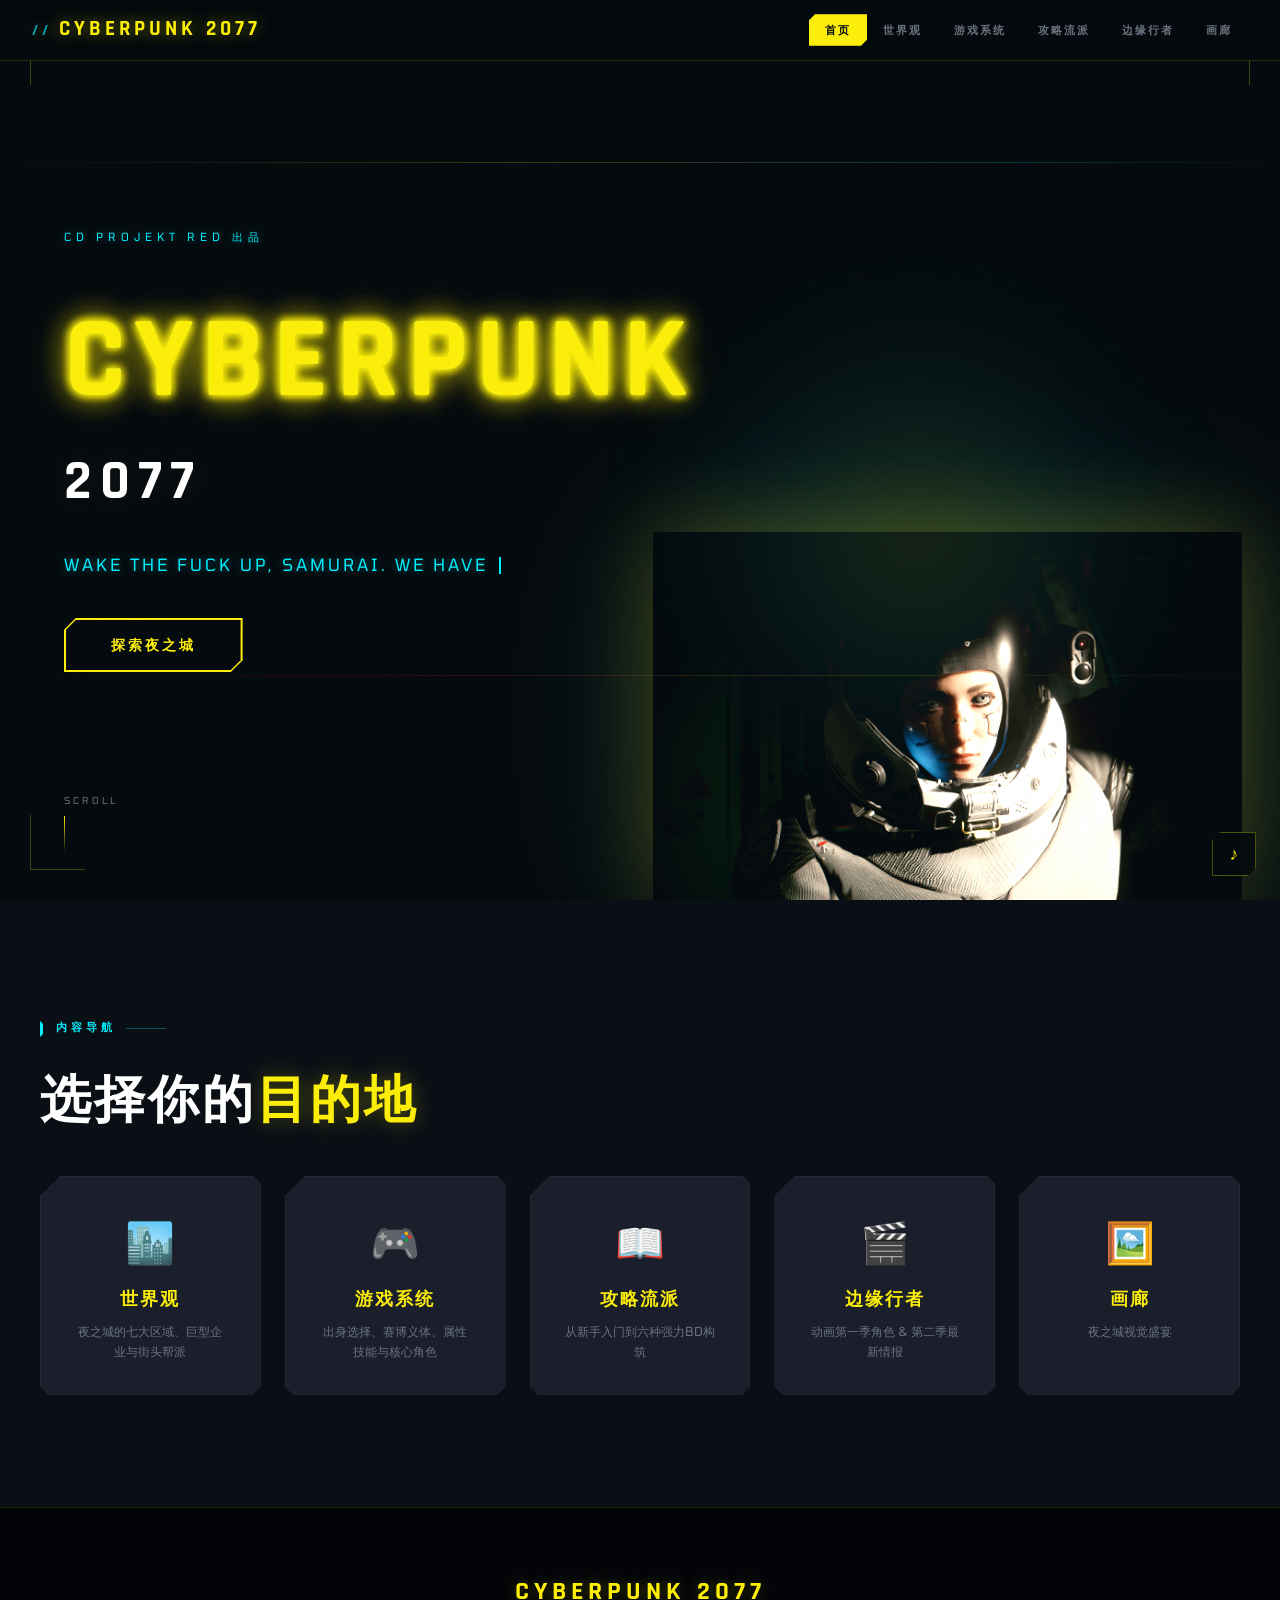
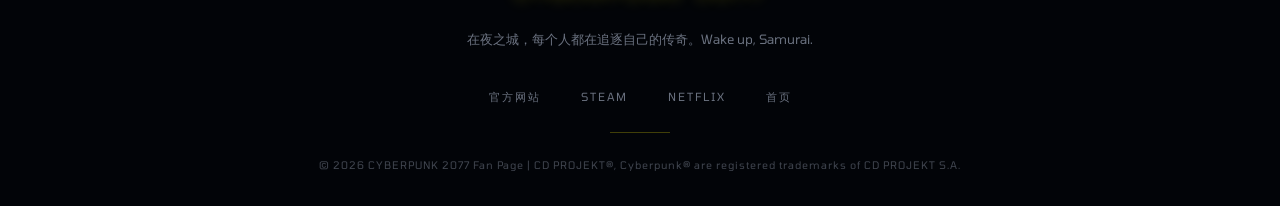
<file: 赛博朋克/index.html>
<!DOCTYPE html>
<html lang="zh-CN">
<head>
    <meta charset="UTF-8">
    <meta name="viewport" content="width=device-width, initial-scale=1.0">
    <title>CYBERPUNK 2077 — 夜之城</title>
    <link rel="preconnect" href="https://fonts.googleapis.com">
    <link rel="preconnect" href="https://fonts.gstatic.com" crossorigin>
    <link href="https://fonts.googleapis.com/css2?family=Tomorrow:wght@300;400;600;700;900&family=Rajdhani:wght@400;500;600;700&display=swap" rel="stylesheet">
    <link rel="stylesheet" href="css/cyberpunk.css">
    <style>
        .hero{position:relative;min-height:100vh;display:flex;align-items:center;background:var(--black);overflow:hidden}
        .hero-backlight{position:absolute;pointer-events:none;z-index:4;right:8%;bottom:12%;width:520px;height:520px;border-radius:50%;background:radial-gradient(circle,rgba(252,238,9,.16) 0%,rgba(0,240,255,.07) 35%,transparent 65%);filter:blur(70px);animation:blPulse 5s ease-in-out infinite}
        @keyframes blPulse{0%,100%{opacity:.7;transform:scale(1)}50%{opacity:1;transform:scale(1.12)}}
        .hero-char{position:absolute;pointer-events:none;z-index:5;right:3%;bottom:0;width:46%;height:96%;background-repeat:no-repeat;background-size:contain;background-position:right bottom;mix-blend-mode:lighten;filter:drop-shadow(0 0 45px rgba(252,238,9,.22)) drop-shadow(0 0 90px rgba(0,240,255,.1)) brightness(1.15) contrast(1.1);animation:heroFloat 7s ease-in-out infinite;opacity:0;transition:opacity 1.5s ease}
        .hero-char.loaded{opacity:1}
        @keyframes heroFloat{0%,100%{transform:translateY(0)translateX(0)}33%{transform:translateY(-20px)translateX(4px)}66%{transform:translateY(-6px)translateX(-6px)}}
        .hero-content{position:relative;z-index:10;padding:4rem;max-width:600px}
        .hero-content .pre-title{font-family:var(--font-ui);font-size:.7rem;letter-spacing:5px;color:var(--cyan);text-transform:uppercase;margin-bottom:1.5rem;text-shadow:0 0 10px rgba(0,240,255,.4)}
        .hero-subtitle{font-family:var(--font-ui);font-size:1.05rem;letter-spacing:3px;color:var(--cyan);text-transform:uppercase;margin-top:1.5rem;text-shadow:0 0 8px rgba(0,240,255,.4);min-height:1.6em}
        .hero-subtitle .cursor-bar{display:inline-block;width:2px;height:1em;background:var(--cyan);margin-left:4px;vertical-align:text-bottom;animation:cb .8s step-end infinite}
        @keyframes cb{50%{opacity:0}}
        .hero-corners{position:absolute;inset:0;pointer-events:none;z-index:8}
        .hero-corner{position:absolute;width:55px;height:55px;border-color:rgba(252,238,9,.25);border-style:solid}
        .hero-corner.tl{top:30px;left:30px;border-width:1px 0 0 1px}.hero-corner.tr{top:30px;right:30px;border-width:1px 1px 0 0}.hero-corner.bl{bottom:30px;left:30px;border-width:0 0 1px 1px}
        .scroll-hint{position:absolute;bottom:3rem;left:4rem;display:flex;flex-direction:column;align-items:flex-start;gap:8px;z-index:10}
        .scroll-hint span{font-family:var(--font-ui);font-size:.6rem;letter-spacing:3px;color:var(--grey);text-transform:uppercase}
        .scroll-hint .line{width:1px;height:36px;background:linear-gradient(180deg,var(--yellow),transparent);animation:sp 2s ease-in-out infinite}
        @keyframes sp{0%,100%{opacity:.3;transform:scaleY(1)}50%{opacity:1;transform:scaleY(1.4)}}

        .nav-grid{display:grid;grid-template-columns:repeat(auto-fit,minmax(220px,1fr));gap:1.5rem;margin-top:2rem}
        .nav-card{background:var(--dark-grey);clip-path:polygon(0 20px,20px 0,calc(100% - 8px) 0,100% 8px,100% calc(100% - 8px),calc(100% - 8px) 100%,8px 100%,0 calc(100% - 8px));padding:2rem;text-align:center;text-decoration:none;transition:.4s;display:block;color:var(--white);border:1px solid rgba(255,255,255,.04)}
        .nav-card:hover{background:#1e2532;border-color:rgba(252,238,9,.2);transform:translateY(-5px);box-shadow:0 20px 50px rgba(0,0,0,.5)}
        .nav-card .nc-icon{font-size:2.5rem;margin-bottom:.8rem}
        .nav-card h3{font-family:var(--font-tech);font-size:1.1rem;font-weight:600;letter-spacing:2px;color:var(--yellow);text-transform:uppercase}
        .nav-card p{color:var(--grey);font-size:.78rem;margin-top:.5rem}

        @media(max-width:768px){.hero-content{padding:2rem 1.5rem}.hero-char{right:-8%;width:65%}.hero-backlight{right:0;width:300px;height:300px}.hero-corner{width:30px;height:30px}.hero-corner.tl{top:15px;left:15px}.hero-corner.tr{top:15px;right:15px}.hero-corner.bl{bottom:15px;left:15px}.scroll-hint{left:1.5rem}}
    </style>
</head>
<body>
    <!-- Background system -->
    <canvas id="fragmentCanvas"></canvas>
    <div class="glitch-blocks" id="glitchBlocks"></div>
    <div class="rgb-bar" style="top:18%;left:0;width:100%;background:linear-gradient(90deg,transparent,rgba(252,238,9,.2) 40%,rgba(0,240,255,.2) 80%,transparent)"></div>
    <div class="rgb-bar" style="top:75%;left:0;width:100%;background:linear-gradient(90deg,transparent,rgba(255,0,60,.15) 30%,rgba(252,238,9,.15) 70%,transparent);animation-delay:2.5s"></div>
    <div class="noise-overlay"></div>

    <!-- Music player -->
    <div class="music-player">
        <span class="music-label">AMBIENT SOUND</span>
        <button class="music-btn" id="musicBtn"><span class="icon">♪</span></button>
    </div>

    <!-- Navigation -->
    <nav class="nav" id="nav">
        <div class="nav-inner">
            <a href="index.html" class="nav-logo">CYBERPUNK 2077</a>
            <div class="menu-toggle" id="menuBtn"><span></span><span></span><span></span></div>
            <ul class="nav-links" id="navMenu">
                <li><a href="index.html">首页</a></li>
                <li><a href="world.html">世界观</a></li>
                <li><a href="game.html">游戏系统</a></li>
                <li><a href="guide.html">攻略流派</a></li>
                <li><a href="edgerunners.html">边缘行者</a></li>
                <li><a href="gallery.html">画廊</a></li>
            </ul>
        </div>
    </nav>

    <!-- Hero -->
    <section class="hero" id="home">
        <div class="hero-backlight"></div>
        <!-- V 角色立绘 -->
        <div class="hero-char loaded" id="heroChar"
             style="background-image:url('images/characters/V.jpg');">
        </div>
        <div class="hero-corners">
            <div class="hero-corner tl"></div><div class="hero-corner tr"></div><div class="hero-corner bl"></div>
        </div>
        <div class="hero-content">
            <div class="pre-title">CD PROJEKT RED 出品</div>
            <h1 class="glitch" data-text="CYBERPUNK" style="font-size:clamp(3.5rem,9vw,7.5rem)">CYBERPUNK</h1>
            <div style="font-family:var(--font-tech);font-size:clamp(2rem,5vw,3.5rem);font-weight:700;letter-spacing:8px;color:#fff;text-transform:uppercase;text-shadow:0 0 30px rgba(255,255,255,.08);margin-top:-.3em">2077</div>
            <p class="hero-subtitle" id="typewriter"></p>
            <a href="world.html" class="btn-cyber" style="margin-top:2.5rem"><span class="btn-bg"><span class="btn-inner">探索夜之城</span></span></a>
        </div>
        <div class="scroll-hint"><span>SCROLL</span><div class="line"></div></div>
    </section>

    <!-- Quick Nav -->
    <section class="section bg-alt">
        <div class="container">
            <div class="sec-tag">内容导航</div>
            <h2 class="sec-title">选择你的<span class="hl">目的地</span></h2>
            <div class="nav-grid">
                <a href="world.html" class="nav-card reveal"><div class="nc-icon">🏙️</div><h3>世界观</h3><p>夜之城的七大区域、巨型企业与街头帮派</p></a>
                <a href="game.html" class="nav-card reveal"><div class="nc-icon">🎮</div><h3>游戏系统</h3><p>出身选择、赛博义体、属性技能与核心角色</p></a>
                <a href="guide.html" class="nav-card reveal"><div class="nc-icon">📖</div><h3>攻略流派</h3><p>从新手入门到六种强力BD构筑</p></a>
                <a href="edgerunners.html" class="nav-card reveal"><div class="nc-icon">🎬</div><h3>边缘行者</h3><p>动画第一季角色 & 第二季最新情报</p></a>
                <a href="gallery.html" class="nav-card reveal"><div class="nc-icon">🖼️</div><h3>画廊</h3><p>夜之城视觉盛宴</p></a>
            </div>
        </div>
    </section>

    <!-- Footer -->
    <footer class="footer">
        <div class="footer-logo">CYBERPUNK 2077</div>
        <p class="footer-desc">在夜之城，每个人都在追逐自己的传奇。Wake up, Samurai.</p>
        <ul class="footer-links">
            <li><a href="https://www.cyberpunk.net" target="_blank" rel="noopener">官方网站</a></li>
            <li><a href="https://store.steampowered.com/app/1091500/Cyberpunk_2077/" target="_blank" rel="noopener">Steam</a></li>
            <li><a href="https://www.netflix.com/title/81054853" target="_blank" rel="noopener">Netflix</a></li>
            <li><a href="index.html">首页</a></li>
        </ul>
        <div class="footer-div"></div>
        <p class="copyright">© 2026 CYBERPUNK 2077 Fan Page | CD PROJEKT®, Cyberpunk® are registered trademarks of CD PROJEKT S.A.</p>
    </footer>

    <script src="js/cyberpunk.js"></script>
    <script>
        // Typewriter
        const phrases=['Wake the fuck up, Samurai. We have a city to burn.','欢迎来到夜之城 —— 由科技、暴力和梦想交织的未来。','在这里，要么成为传奇，要么默默无闻地死去。','没有活着的传奇，只有被记住的死人。','I Really Want to Stay at Your House.','Never Fade Away.'];
        const tw=document.getElementById('typewriter');let pi=0,ci=0,del=false,paused=false;
        function type(){if(paused)return;const t=phrases[pi];if(!del){tw.innerHTML=t.substring(0,ci+1)+'<span class="cursor-bar"></span>';ci++;if(ci===t.length){paused=true;setTimeout(()=>{paused=false;del=true;type()},2800);return}}else{tw.innerHTML=t.substring(0,ci-1)+'<span class="cursor-bar"></span>';ci--;if(ci===0){del=false;pi=(pi+1)%phrases.length}}setTimeout(type,del?28:65)}
        setTimeout(type,600);
    </script>
</body>
</html>
</file>
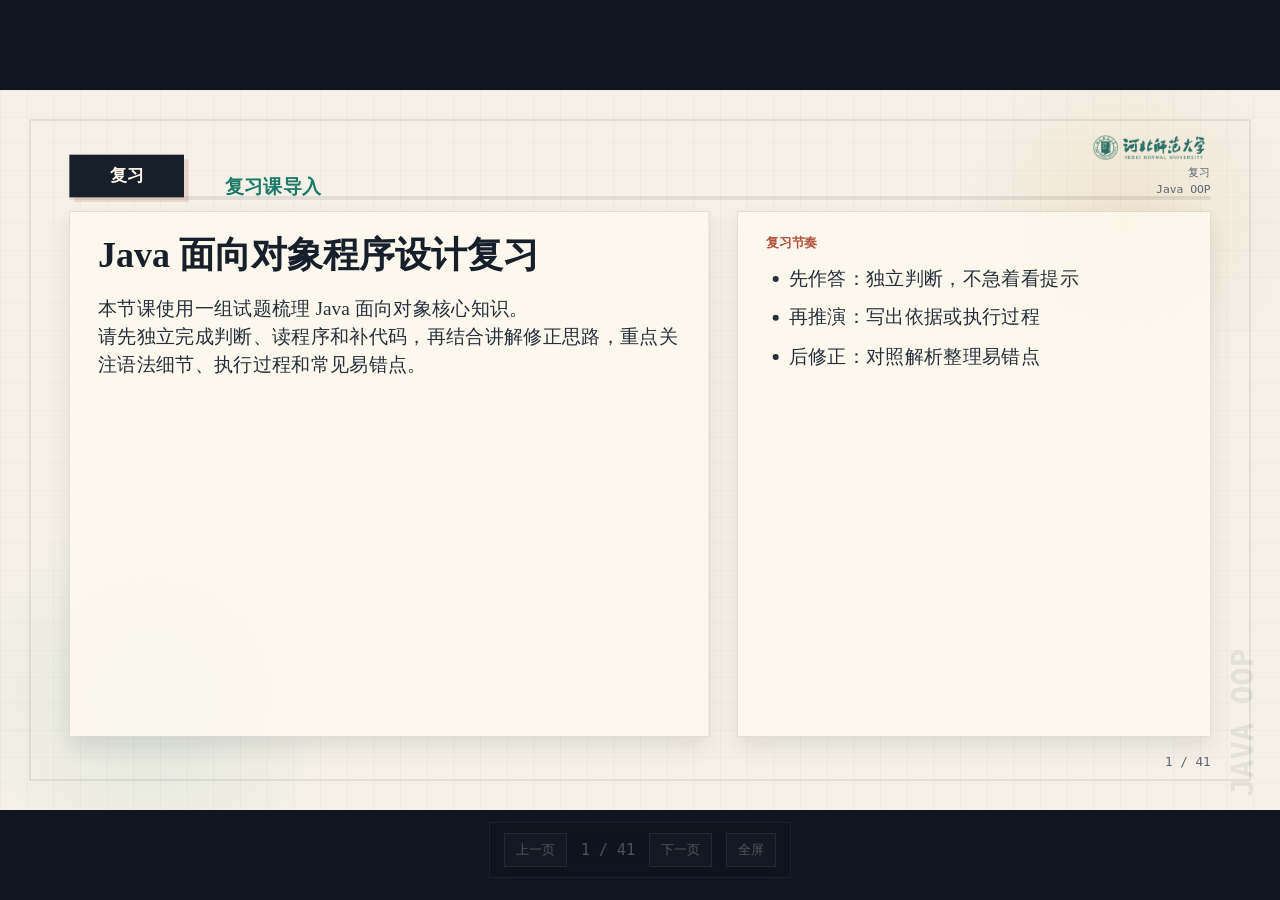
<file: 习题PPT.html>
﻿<!DOCTYPE html>
<html lang="zh-CN">
<head>
    <meta charset="UTF-8">
    <meta name="viewport" content="width=device-width, initial-scale=1.0">
    <title>Java面向对象程序设计复习</title>
    <style>
        /* ===========================================
           CSS CUSTOM PROPERTIES (THEME)
           =========================================== */
        :root {
            --stage-bg: #10151f;
            --slide-bg: #f5f1e8;
            --ink: #17202a;
            --muted: #5d6673;
            --paper: #fffaf0;
            --line: #d8cdbb;
            --green: #1d7a68;
            --red: #b34f38;
            --gold: #c69035;
            --blue: #244d75;
            --shadow: rgba(28, 34, 42, 0.1);
            --font-display: "Noto Serif SC", "Songti SC", "STSong", "SimSun", serif;
            --font-mono: "JetBrains Mono", "SFMono-Regular", "Consolas", monospace;
            --ease-out-expo: cubic-bezier(0.16, 1, 0.3, 1);
            --duration-normal: 0.55s;
        }

        /* ===========================================
           BASE STYLES
           =========================================== */
        * { margin: 0; padding: 0; box-sizing: border-box; }

        /* ===========================================
           FIXED 16:9 STAGE: MANDATORY BASE STYLES
           Include this ENTIRE file in every presentation.
           Slides are authored at 1920x1080 and scaled as a whole.
           =========================================== */

        /* 1. Lock the browser viewport */
        html,
        body {
            width: 100%;
            height: 100%;
            margin: 0;
            overflow: hidden;
            background: var(--stage-bg, #000);
        }

        /* 2. Full-window deck viewport */
        .deck-viewport {
            position: fixed;
            inset: 0;
            overflow: hidden;
            background: var(--stage-bg, #000);
        }

        /* 3. Fixed 16:9 design canvas.
           JavaScript sets transform: translate(...) scale(...). */
        .deck-stage {
            position: absolute;
            left: 0;
            top: 0;
            width: 1920px;
            height: 1080px;
            overflow: hidden;
            transform-origin: 0 0;
            background: var(--slide-bg, #fff);
        }

        /* 4. Slides stack inside the fixed stage.
           Content must be laid out at 1920x1080, not reflowed per device. */
        .slide {
            position: absolute;
            inset: 0;
            width: 1920px;
            height: 1080px;
            overflow: hidden;
            display: block;
            visibility: hidden;
            opacity: 0;
            pointer-events: none;
            background: var(--slide-bg, #fff);
        }

        .slide.active,
        .slide.visible {
            visibility: visible;
            opacity: 1;
            pointer-events: auto;
            z-index: 1;
        }

        /* 5. Keep media inside authored slide bounds */
        img,
        video,
        canvas,
        svg {
            max-width: 100%;
            max-height: 100%;
        }

        /* 6. Presentation chrome stays outside the slide design system */
        .deck-controls {
            position: fixed;
            left: 50%;
            bottom: 22px;
            transform: translateX(-50%);
            z-index: 1000;
        }

        /* 7. Print one fixed-size slide per page */
        @media print {
            html,
            body {
                width: 1920px;
                height: auto;
                overflow: visible;
                background: #fff;
            }

            .deck-viewport {
                position: static;
                overflow: visible;
                background: #fff;
            }

            .deck-stage {
                position: static;
                width: auto;
                height: auto;
                transform: none !important;
                background: none;
            }

            .slide {
                position: relative;
                display: block !important;
                visibility: visible !important;
                opacity: 1 !important;
                pointer-events: auto !important;
                width: 1920px;
                height: 1080px;
                break-after: page;
                page-break-after: always;
            }

            .slide:last-child {
                break-after: auto;
                page-break-after: auto;
            }

            .deck-controls,
            .question-timer {
                display: none !important;
            }
        }

        /* 8. Reduced motion */
        @media (prefers-reduced-motion: reduce) {
            *,
            *::before,
            *::after {
                animation-duration: 0.01ms !important;
                transition-duration: 0.2s !important;
            }
        }

        /* ===========================================
           SLIDE SURFACE
           =========================================== */
        body { color: var(--ink); font-family: var(--font-display); }
        .slide {
            background:
                linear-gradient(90deg, rgba(36, 77, 117, 0.035) 1px, transparent 1px),
                linear-gradient(rgba(36, 77, 117, 0.03) 1px, transparent 1px),
                radial-gradient(circle at 88% 18%, rgba(198, 144, 53, 0.14), transparent 260px),
                radial-gradient(circle at 12% 84%, rgba(29, 122, 104, 0.1), transparent 280px),
                var(--slide-bg);
            background-size: 40px 40px, 40px 40px, auto, auto, auto;
        }
        .slide::before {
            content: "";
            position: absolute;
            inset: 44px;
            border: 2px solid rgba(23, 32, 42, 0.13);
            pointer-events: none;
        }
        .slide::after {
            content: "JAVA OOP";
            position: absolute;
            right: -55px;
            bottom: 104px;
            color: rgba(23, 32, 42, 0.08);
            font-family: var(--font-mono);
            font-size: 46px;
            font-weight: 700;
            letter-spacing: 0;
            transform: rotate(-90deg);
        }
        .sheet {
            position: absolute;
            inset: 68px 104px 54px 104px;
            display: grid;
            grid-template-rows: 96px 1fr 38px;
            gap: 18px;
        }
        .topbar {
            display: grid;
            grid-template-columns: 205px 1fr 220px;
            align-items: end;
            gap: 28px;
            border-bottom: 4px double rgba(23, 32, 42, 0.26);
            padding-bottom: 16px;
        }
        .badge {
            width: 172px;
            height: 64px;
            display: grid;
            place-items: center;
            background: var(--ink);
            color: #fff7e9;
            font-family: var(--font-mono);
            font-size: 25px;
            font-weight: 700;
            box-shadow: 7px 7px 0 rgba(179, 79, 56, 0.16);
        }
        .topic {
            color: var(--green);
            font-size: 29px;
            font-weight: 900;
            line-height: 1.1;
        }
        .meta {
            color: var(--muted);
            font-family: var(--font-mono);
            font-size: 17px;
            text-align: right;
            line-height: 1.45;
        }
        .brand-meta {
            display: grid;
            justify-items: end;
            align-content: end;
            gap: 6px;
            min-width: 0;
        }
        .school-logo {
            width: 176px;
            max-height: 38px;
            object-fit: contain;
            opacity: 0.92;
            filter: brightness(0) saturate(100%) invert(32%) sepia(26%) saturate(1118%) hue-rotate(124deg) brightness(91%) contrast(88%);
        }
        .body {
            display: grid;
            grid-template-columns: minmax(0, 1fr) 520px;
            gap: 34px;
            min-height: 0;
        }
        .prompt {
            background: rgba(255, 250, 240, 0.9);
            border: 1px solid var(--line);
            box-shadow: 0 16px 32px var(--shadow);
            padding: 26px 34px;
            min-height: 0;
        }
        .prompt h1 {
            color: var(--ink);
            font-size: 38px;
            line-height: 1.22;
            letter-spacing: 0;
            margin-bottom: 18px;
        }
        .question-text {
            color: #25303c;
            font-size: 27px;
            line-height: 1.42;
            white-space: pre-line;
        }
        .options {
            display: grid;
            grid-template-columns: 1fr 1fr;
            gap: 18px;
            margin-top: 16px;
        }
        .option {
            min-height: 72px;
            border: 1px solid rgba(23, 32, 42, 0.18);
            background: rgba(245, 241, 232, 0.84);
            padding: 18px 20px;
            color: #25303c;
            font-size: 24px;
            line-height: 1.28;
        }
        .code-shell {
            margin-top: 24px;
            background: #111923;
            color: #f5f1e8;
            border-left: 9px solid var(--green);
            display: grid;
            grid-template-rows: 44px minmax(0, 1fr);
            font-family: var(--font-mono);
            font-size: 15.5px;
            line-height: 1.22;
            max-height: 642px;
            overflow: hidden;
        }
        .code-toolbar {
            display: flex;
            align-items: center;
            justify-content: space-between;
            gap: 16px;
            min-height: 44px;
            padding: 0 18px;
            border-bottom: 1px solid rgba(255, 250, 240, 0.14);
            background: rgba(255, 250, 240, 0.04);
        }
        .code-label {
            color: rgba(255, 250, 240, 0.7);
            font-size: 13px;
            font-weight: 700;
        }
        .code-full-btn, .code-close-btn {
            border: 1px solid rgba(255, 250, 240, 0.24);
            background: rgba(255, 250, 240, 0.08);
            color: #fffaf0;
            font-family: var(--font-mono);
            font-size: 13px;
            padding: 6px 10px;
            cursor: pointer;
        }
        .code-listing {
            overflow: hidden;
            padding: 16px 0;
            tab-size: 4;
        }
        .code-line {
            display: grid;
            grid-template-columns: 48px minmax(0, 1fr);
            column-gap: 16px;
            min-height: 19px;
            padding: 0 18px 0 0;
        }
        .line-number {
            color: rgba(255, 250, 240, 0.34);
            text-align: right;
            user-select: none;
            -webkit-user-select: none;
        }
        .code-text {
            white-space: pre-wrap;
            overflow-wrap: anywhere;
        }
        .kw { color: #7bdff2; font-weight: 700; }
        .type { color: #f7d774; }
        .str { color: #9be28f; }
        .num { color: #ffb86c; }
        .comment { color: #8291a7; font-style: italic; }
        .program .code-shell { font-size: 15.5px; line-height: 1.22; max-height: 642px; }
        .talk-slide .sheet {
            grid-template-rows: 96px 1fr 38px;
        }
        .talk-body {
            display: grid;
            grid-template-columns: 1.15fr 0.85fr;
            gap: 42px;
            min-height: 0;
        }
        .talk-main, .talk-side {
            background: rgba(255, 250, 240, 0.82);
            border: 1px solid rgba(23, 32, 42, 0.17);
            box-shadow: 0 16px 32px var(--shadow);
            padding: 34px 42px;
            min-height: 0;
        }
        .talk-main h1 {
            color: var(--ink);
            font-size: 54px;
            line-height: 1.16;
            margin-bottom: 26px;
        }
        .talk-main p, .talk-main li,
        .talk-side p, .talk-side li {
            color: #25303c;
            font-size: 29px;
            line-height: 1.46;
        }
        .talk-main ul, .talk-side ul {
            display: grid;
            gap: 16px;
            padding-left: 34px;
        }
        .talk-side-title {
            color: var(--red);
            font-family: var(--font-mono);
            font-size: 19px;
            font-weight: 700;
            margin-bottom: 18px;
        }
        .route-grid {
            display: grid;
            grid-template-columns: 1fr 1fr;
            gap: 18px;
            margin-top: 18px;
        }
        .route-item {
            border: 1px solid rgba(23, 32, 42, 0.16);
            background: rgba(245, 241, 232, 0.72);
            padding: 18px 20px;
        }
        .route-kicker {
            color: var(--green);
            font-family: var(--font-mono);
            font-size: 17px;
            font-weight: 700;
            margin-bottom: 8px;
        }
        .route-title {
            color: var(--ink);
            font-size: 27px;
            font-weight: 900;
            line-height: 1.24;
        }
        .section-slide .talk-main h1 {
            font-size: 62px;
        }
        .score-list {
            display: grid;
            gap: 14px;
        }
        .score-row {
            display: grid;
            grid-template-columns: 112px 1fr;
            gap: 18px;
            align-items: start;
            border-bottom: 1px solid rgba(23, 32, 42, 0.12);
            padding-bottom: 12px;
        }
        .score-points {
            color: var(--blue);
            font-family: var(--font-mono);
            font-size: 24px;
            font-weight: 700;
        }
        .score-text {
            color: #25303c;
            font-size: 27px;
            line-height: 1.38;
        }
        .side {
            display: grid;
            grid-template-rows: 1fr 148px;
            gap: 24px;
            min-height: 0;
        }
        .note, .answer-card {
            background: rgba(255, 250, 240, 0.72);
            border: 1px solid rgba(23, 32, 42, 0.17);
            box-shadow: 0 12px 24px rgba(28, 34, 42, 0.055);
            padding: 24px;
            min-height: 0;
        }
        .note-label {
            color: var(--red);
            font-family: var(--font-mono);
            font-size: 18px;
            font-weight: 700;
            margin-bottom: 14px;
        }
        .hint-button {
            min-height: 46px;
            border: 1px solid rgba(36, 77, 117, 0.26);
            background: rgba(36, 77, 117, 0.08);
            color: var(--blue);
            font-family: var(--font-display);
            font-size: 20px;
            font-weight: 800;
            cursor: pointer;
            padding: 0 16px;
            margin-bottom: 16px;
        }
        .hint-button:hover {
            background: rgba(36, 77, 117, 0.14);
        }
        .note p {
            color: #364250;
            font-size: 22px;
            line-height: 1.48;
            white-space: pre-line;
        }
        .answer-card {
            display: grid;
            align-content: center;
            gap: 14px;
        }
        .answer-card p {
            color: var(--muted);
            font-size: 18px;
            line-height: 1.35;
        }
        .answer-button {
            width: 100%;
            min-height: 58px;
            border: 1px solid rgba(36, 77, 117, 0.3);
            background: var(--blue);
            color: #fffaf0;
            font-family: var(--font-display);
            font-size: 26px;
            font-weight: 900;
            cursor: pointer;
            text-align: left;
            padding: 0 18px;
        }
        .answer-button::before {
            content: "+";
            display: inline-grid;
            place-items: center;
            width: 30px;
            height: 30px;
            margin-right: 12px;
            color: var(--blue);
            background: #fffaf0;
            font-family: var(--font-mono);
            font-size: 22px;
            vertical-align: 2px;
        }
        .footer {
            display: grid;
            grid-template-columns: 1fr;
            align-items: center;
            gap: 24px;
        }
        .page-no {
            color: var(--muted);
            font-family: var(--font-mono);
            font-size: 19px;
            text-align: right;
        }

        /* ===========================================
           ANIMATIONS
           =========================================== */
        .reveal {
            opacity: 0;
            transform: translateY(24px);
            transition: opacity var(--duration-normal) var(--ease-out-expo),
                        transform var(--duration-normal) var(--ease-out-expo);
        }
        .slide.visible .reveal {
            opacity: 1;
            transform: translateY(0);
        }
        .slide.visible .reveal:nth-child(1) { transition-delay: 0.08s; }
        .slide.visible .reveal:nth-child(2) { transition-delay: 0.15s; }
        .slide.visible .reveal:nth-child(3) { transition-delay: 0.22s; }

        /* ===========================================
           PRESENTATION CHROME
           =========================================== */
        .deck-controls {
            display: flex;
            align-items: center;
            gap: 14px;
            color: #f5f1e8;
            font-family: var(--font-mono);
            font-size: 15px;
            background: rgba(16, 21, 31, 0.78);
            border: 1px solid rgba(255, 250, 240, 0.22);
            padding: 10px 14px;
            backdrop-filter: blur(10px);
            opacity: 0.28;
            transition: opacity 0.25s ease, transform 0.25s ease;
        }
        .deck-controls:hover,
        .deck-controls:focus-within {
            opacity: 1;
            transform: translateX(-50%) translateY(-4px);
        }
        .deck-controls button, .edit-toggle {
            border: 1px solid rgba(255, 250, 240, 0.28);
            color: #fffaf0;
            background: rgba(255, 250, 240, 0.08);
            font-family: var(--font-mono);
            padding: 7px 11px;
            cursor: pointer;
        }
        .code-overlay {
            position: fixed;
            inset: 0;
            z-index: 20000;
            display: none;
            background: #0c121a;
            color: #fffaf0;
            font-family: var(--font-mono);
            padding: 42px;
        }
        .code-overlay.open {
            display: grid;
        }
        .code-overlay-panel {
            width: 100%;
            height: 100%;
            min-height: 0;
            display: grid;
            grid-template-rows: 72px minmax(0, 1fr);
            background: #0c121a;
            border: 1px solid rgba(255, 250, 240, 0.18);
            box-shadow: 0 24px 64px rgba(0, 0, 0, 0.34);
        }
        .code-overlay-header {
            display: flex;
            align-items: center;
            justify-content: space-between;
            padding: 0 32px;
            border-bottom: 1px solid rgba(255, 250, 240, 0.18);
            background: rgba(255, 250, 240, 0.04);
        }
        .code-overlay-title {
            color: rgba(255, 250, 240, 0.82);
            font-weight: 700;
        }
        .code-overlay .code-listing {
            overflow: auto;
            padding: 28px 0;
            font-size: 24px;
            line-height: 1.38;
        }
        .code-overlay .code-line {
            grid-template-columns: 72px minmax(0, 1fr);
            padding-right: 34px;
        }
        .answer-overlay {
            position: fixed;
            inset: 0;
            z-index: 19000;
            display: none;
            place-items: center;
            background: rgba(16, 21, 31, 0.72);
            backdrop-filter: blur(10px);
        }
        .answer-overlay.open {
            display: grid;
        }
        .question-timer {
            position: fixed;
            right: 22px;
            bottom: 22px;
            z-index: 21000;
            display: none;
            align-items: center;
            gap: 10px;
            padding: 10px 12px;
            color: #fffaf0;
            background: rgba(16, 21, 31, 0.7);
            border: 1px solid rgba(255, 250, 240, 0.2);
            box-shadow: 0 10px 24px rgba(0, 0, 0, 0.16);
            font-family: var(--font-mono);
            backdrop-filter: blur(8px);
        }
        .question-timer.show {
            display: inline-flex;
        }
        .question-timer-label {
            color: rgba(255, 250, 240, 0.72);
            font-size: 14px;
        }
        .question-timer-time {
            min-width: 66px;
            font-size: 22px;
            font-weight: 800;
            text-align: center;
        }
        .question-timer button {
            min-width: 46px;
            min-height: 32px;
            border: 1px solid rgba(255, 250, 240, 0.24);
            color: #fffaf0;
            background: rgba(255, 250, 240, 0.08);
            font-family: var(--font-mono);
            cursor: pointer;
            padding: 4px 8px;
        }
        .question-timer button:hover {
            background: rgba(255, 250, 240, 0.16);
        }
        .answer-panel {
            width: min(1320px, calc(100vw - 96px));
            max-height: min(820px, calc(100vh - 96px));
            display: grid;
            grid-template-rows: 78px minmax(0, 1fr);
            background:
                linear-gradient(90deg, rgba(36, 77, 117, 0.04) 1px, transparent 1px),
                linear-gradient(rgba(36, 77, 117, 0.035) 1px, transparent 1px),
                #fffaf0;
            background-size: 34px 34px;
            border: 1px solid rgba(23, 32, 42, 0.2);
            box-shadow: 0 24px 64px rgba(0, 0, 0, 0.28);
        }
        .answer-header {
            display: flex;
            align-items: center;
            justify-content: space-between;
            gap: 24px;
            padding: 0 30px;
            border-bottom: 3px double rgba(23, 32, 42, 0.2);
        }
        .answer-title {
            color: var(--blue);
            font-size: 30px;
            font-weight: 900;
        }
        .answer-close-btn {
            border: 1px solid rgba(36, 77, 117, 0.28);
            background: var(--blue);
            color: #fffaf0;
            font-family: var(--font-display);
            font-size: 20px;
            font-weight: 900;
            padding: 10px 18px;
            cursor: pointer;
        }
        .answer-body {
            overflow: auto;
            padding: 24px 40px 36px;
            color: #25303c;
            font-size: 30px;
            line-height: 1.55;
            white-space: pre-line;
        }
        .answer-body .answer-text-block {
            white-space: pre-line;
            margin-bottom: 10px;
        }
        .answer-body .answer-code-shell {
            margin: 8px 0 18px;
            background: #111923;
            border-left: 9px solid var(--green);
            color: #f5f1e8;
            font-family: var(--font-mono);
            font-size: 17px;
            line-height: 1.08;
        }
        .answer-body .answer-code-shell .code-toolbar {
            min-height: 38px;
        }
        .answer-body .answer-code-shell .code-listing {
            max-height: none;
            overflow: visible;
            padding: 8px 0 10px;
        }
        .answer-body .answer-code-shell .code-line {
            grid-template-columns: 50px minmax(0, 1fr);
            min-height: 18px;
            padding-right: 20px;
        }
        .answer-body code {
            font-family: var(--font-mono);
            font-size: 25px;
        }
        .edit-hotzone {
            position: fixed;
            top: 0;
            left: 0;
            width: 80px;
            height: 80px;
            z-index: 10000;
            cursor: pointer;
        }
        .edit-toggle {
            position: fixed;
            top: 18px;
            left: 18px;
            z-index: 10001;
            opacity: 0;
            pointer-events: none;
            transition: opacity 0.3s ease;
        }
        .edit-toggle.show, .edit-toggle.active {
            opacity: 1;
            pointer-events: auto;
        }
        .editing [data-editable="true"] {
            outline: 2px dashed rgba(179, 79, 56, 0.75);
            outline-offset: 5px;
        }
    </style>
</head>
<body>
    <div class="deck-viewport">
        <main class="deck-stage" id="deckStage"></main>
    </div>
    <div class="deck-controls">
        <button id="prevBtn" title="上一页">上一页</button>
        <span id="counter">1 / 41</span>
        <button id="nextBtn" title="下一页">下一页</button>
        <button id="deckFullscreenBtn" title="全屏播放">全屏</button>
    </div>
    <div class="question-timer" id="questionTimer" aria-live="polite">
        <span class="question-timer-label">本题用时</span>
        <span class="question-timer-time" id="questionTimerTime">00:00</span>
        <button id="questionTimerPause" type="button">暂停</button>
        <button id="questionTimerReset" type="button">归零</button>
    </div>
    <div class="code-overlay" id="codeOverlay" aria-hidden="true" onclick="closeCodeFullscreen()">
        <div class="code-overlay-panel" onclick="event.stopPropagation()">
            <div class="code-overlay-header">
                <div class="code-overlay-title" id="codeOverlayTitle">程序代码</div>
                <button class="code-close-btn" id="codeCloseBtn" type="button" onclick="closeCodeFullscreen()">退出全屏</button>
            </div>
            <div class="code-listing" id="codeOverlayBody"></div>
        </div>
    </div>
    <div class="answer-overlay" id="answerOverlay" aria-hidden="true" onclick="closeAnswerOverlay()">
        <div class="answer-panel" onclick="event.stopPropagation()">
            <div class="answer-header">
                <div class="answer-title" id="answerOverlayTitle">参考答案</div>
                <button class="answer-close-btn" id="answerCloseBtn" type="button" onclick="closeAnswerOverlay()">关闭答案</button>
            </div>
            <div class="answer-body" id="answerOverlayBody"></div>
        </div>
    </div>
    <div class="edit-hotzone" title="编辑模式"></div>
    <button class="edit-toggle" id="editToggle" title="Edit mode (E)">Edit</button>

    <script>
        /* ===========================================
           QUESTION BANK
           =========================================== */
        const introSlides = [
            {
                kind: "talk",
                badge: "复习",
                topic: "复习课导入",
                title: "Java 面向对象程序设计复习",
                body: [
                    "本节课使用一组试题梳理 Java 面向对象核心知识。",
                    "请先独立完成判断、读程序和补代码，再结合讲解修正思路，重点关注语法细节、执行过程和常见易错点。"
                ],
                sideTitle: "复习节奏",
                side: [
                    "先作答：独立判断，不急着看提示",
                    "再推演：写出依据或执行过程",
                    "后修正：对照解析整理易错点"
                ]
            },
            {
                kind: "route",
                badge: "路线",
                topic: "复习路线",
                title: "模块化复习路线",
                body: [
                    { kicker: "模块 A", title: "Java 基础、数组、类和对象" },
                    { kicker: "模块 B", title: "继承、多态、异常处理" },
                    { kicker: "模块 C", title: "常用类、集合框架、泛型" },
                    { kicker: "模块 D", title: "IO、多线程、综合程序设计" }
                ],
                sideTitle: "题型任务",
                side: [
                    "选择题快速定位概念漏洞",
                    "读程序题训练执行过程追踪",
                    "填空和设计题落实代码书写"
                ]
            }
        ];

        const sectionSlides = [
            {
                before: "Q01 开发工具",
                badge: "01",
                topic: "模块一",
                title: "Java 基础与数组",
                body: [
                    "关注命令、JVM、数据类型、运算顺序、流程控制和数组下标。",
                    "每道题先找关键词，再判断它对应的语法规则或运行结果。"
                ],
                sideTitle: "本段重点",
                side: [
                    "Q01-Q05：命令、JVM、类型、运算、流程",
                    "Q06：数组下标与条件分支",
                    "Q07：数组下标与自增运算"
                ]
            },
            {
                before: "Q08 方法重载",
                badge: "02",
                topic: "模块二",
                title: "类、对象与封装",
                body: [
                    "把“类定义对象、对象保存状态、方法改变状态”连成一条线。",
                    "重点辨析 this、引用赋值、private 访问这几个高频点。"
                ],
                sideTitle: "本段重点",
                side: [
                    "Q09：由输出反推构造方法和实例方法",
                    "Q10：引用变量共享同一个对象",
                    "Q11：封装与 getter/setter 访问路径"
                ]
            },
            {
                before: "Q12 方法重写判断",
                badge: "03",
                topic: "模块三",
                title: "继承、多态与异常",
                body: [
                    "本段是面向对象复习的主线：继承结构、方法重写、动态绑定，再过渡到异常处理。",
                    "读程序题先标出编译期类型和运行时对象，再判断方法调用和字段访问。"
                ],
                sideTitle: "本段重点",
                side: [
                    "Q15：多个引用指向同一对象时的状态修改",
                    "Q17 用“先具体后一般”记 catch 顺序",
                    "Q18：空引用异常、catch 分支和 finally 执行"
                ]
            },
            {
                before: "Q19 String方法",
                badge: "04",
                topic: "模块四",
                title: "实用类、集合与泛型",
                body: [
                    "把常用 API 题讲成“对象会变吗、集合存什么、泛型约束什么”。",
                    "先圈出方法名，再预测对象内容、集合顺序或泛型类型的变化。"
                ],
                sideTitle: "本段重点",
                side: [
                    "Q21 逐步写出 StringBuilder 内容",
                    "Q24 注意 List 下标增删后的顺序",
                    "Q27 对齐泛型方法返回值和实参类型"
                ]
            },
            {
                before: "Q28 try-with-resources",
                badge: "05",
                topic: "模块五",
                title: "IO、多线程与综合设计",
                body: [
                    "最后一段从资源关闭、字节输出、线程基础，收束到综合程序设计。",
                    "综合题不只看代码能否跑，还要看是否体现继承、多态、集合和泛型。"
                ],
                sideTitle: "本段重点",
                side: [
                    "Q30：FileOutputStream、write 和 IOException",
                    "Q31-Q32：sleep 方法和线程基本概念",
                    "Q33 先拆得分点，再写代码"
                ]
            }
        ];

        const questions = [
            {
                topic: "Java简介",
                type: "选择题",
                title: "Q01 开发工具",
                text: "在命令行开发 Java 程序时，用于把源代码翻译成 JVM 可识别中间形式的工具是（  ）。",
                options: ["A. java", "B. javac", "C. javadoc", "D. jar"],
                note: "抓关键词：把源代码变成字节码。编译用 javac，运行用 java。",
                answer: "答案：B\n解析：javac 负责把 .java 源文件编译成 .class 字节码；java 命令用于启动 JVM 执行字节码。"
            },
            {
                topic: "Java简介",
                type: "选择题",
                title: "Q02 JVM职责",
                text: "下列哪项更准确地描述了 JVM 的作用（  ）。",
                options: ["A. 负责编辑 Java 源代码", "B. 负责运行字节码并管理运行时环境", "C. 负责把网页转换为 Java 类", "D. 负责替代操作系统管理所有文件"],
                note: "抓关键词：JVM 是运行环境，不是编辑器，也不是操作系统。",
                answer: "答案：B\n解析：JVM 负责装载并运行字节码，同时管理运行时内存、类加载等环境。"
            },
            {
                topic: "Java语言基础",
                type: "选择题",
                title: "Q03 字符常量",
                text: "下列赋值语句中，能够正确声明一个 char 变量的是（  ）。",
                options: ["A. char grade = 'A';", "B. char grade = \"A\";", "C. char grade = true;", "D. char grade = 65.5;"],
                note: "易错点：char 用单引号，String 用双引号。",
                answer: "答案：A\n解析：'A' 是 char 字符常量；\"A\" 是字符串，true 是 boolean，65.5 是小数。"
            },
            {
                topic: "Java语言基础",
                type: "选择题",
                title: "Q04 复合赋值",
                text: "执行 int x = 4; x += 3 * 2; 后，x 的值是（  ）。",
                options: ["A. 10", "B. 14", "C. 11", "D. 24"],
                note: "先算乘法，再执行 +=。关键中间值是 3 * 2。",
                answer: "答案：A\n解析：3 * 2 先得到 6，x += 6 等价于 x = x + 6，所以 x 为 10。"
            },
            {
                topic: "Java语言基础",
                type: "选择题",
                title: "Q05 break语句",
                text: "在 switch 或循环结构中，break 语句通常用于（  ）。",
                options: ["A. 跳过本次循环剩余语句并进入下一次循环", "B. 立即结束所在的 switch 或循环结构", "C. 创建一个新对象", "D. 捕获异常对象"],
                note: "对比记忆：break 结束结构，continue 跳过本轮循环。",
                answer: "答案：B\n解析：break 会立即结束所在 switch 或循环；continue 只结束本次循环，进入下一次循环判断。"
            },
            {
                topic: "Java语言基础",
                type: "阅读程序写结果",
                title: "Q06 数组与循环",
                text: "写出下面程序的输出结果。",
                code: "public class TestBasic {\n    public static void main(String[] args) {\n        int[] nums = {1, 3, 4, 6};\n        int total = 0;\n        for (int n : nums) {\n            if (n % 3 == 0) {\n                continue;\n            }\n            total += n;\n        }\n        System.out.println(total);\n    }\n}",
                note: "先判断哪些元素会被 continue 跳过，再累计剩余元素。",
                answer: "输出：\n5\n解析：3 和 6 能被 3 整除，会执行 continue；只累加 1 和 4，所以 total 为 5。"
            },
            {
                topic: "Java语言基础",
                type: "选择题",
                title: "Q07 数组与自增运算",
                text: "已知 int[] nums = {4, 7, 9}; int i = 0; 执行 nums[++i] = nums[i] + nums[i + 1]; 后，nums[1] 的值是（  ）。",
                options: ["A. 7", "B. 13", "C. 16", "D. 9"],
                note: "先判断 ++i 后 i 的值，再代入数组下标计算赋值右侧表达式。",
                answer: "答案：C\n解析：++i 先使 i 变为 1，因此左侧是 nums[1]；右侧 nums[i] + nums[i + 1] 即 nums[1] + nums[2]，结果为 7 + 9 = 16。"
            },
            {
                topic: "类和对象",
                type: "选择题",
                title: "Q08 方法重载",
                text: "同一个类中多个方法名称相同，但参数列表不同，这种现象称为（  ）。",
                options: ["A. 方法重载", "B. 方法重写", "C. 自动装箱", "D. 异常传播"],
                note: "判断重载只看方法名相同、参数列表不同。",
                answer: "答案：A\n解析：同类中方法名相同但参数个数、类型或顺序不同，称为方法重载。重写发生在继承关系中。"
            },
            {
                topic: "类和对象",
                type: "程序填空",
                title: "Q09 构造方法与成员方法",
                text: "根据输出结果补全程序。\n输出：\nJava:36",
                code: "class Course {\n    private String name;\n    private int hours;\n\n    public Course(String name, int hours) {\n        this.name = ________;\n        this.hours = ________;\n    }\n\n    public void addHours(int n) {\n        hours += ________;\n    }\n\n    public String info() {\n        return name + \":\" + hours;\n    }\n}\n\npublic class Test {\n    public static void main(String[] args) {\n        Course c = new Course(\"Java\", 32);\n        c.addHours(4);\n        System.out.println(c.________());\n    }\n}",
                note: "先完成构造方法赋值，再看成员方法如何修改对象状态。",
                answer: "依次填写：\nname\nhours\nn\ninfo\n解析：构造方法把参数保存到成员变量；addHours(4) 让 hours 从 32 变为 36；info 方法返回 Java:36。"
            },
            {
                topic: "类和对象",
                type: "阅读程序写结果",
                title: "Q10 对象参数",
                text: "写出下面程序的输出结果。",
                code: "class Box {\n    int count;\n    Box(int count) {\n        this.count = count;\n    }\n}\n\npublic class TestObject {\n    static void change(Box b) {\n        b.count += 3;\n        b = new Box(9);\n        b.count++;\n    }\n\n    public static void main(String[] args) {\n        Box x = new Box(2);\n        change(x);\n        System.out.println(x.count);\n    }\n}",
                note: "方法参数 b 起初指向同一对象；重新给 b 赋新对象不会改变 main 中 x 的指向。",
                answer: "输出：\n5\n解析：b.count += 3 修改了 x 指向的对象，count 从 2 变为 5；之后 b 指向新 Box，不影响 x。"
            },
            {
                topic: "类和对象",
                type: "选择题",
                title: "Q11 封装访问",
                text: "某个成员变量被 private 修饰后，外部类通常应通过什么方式安全访问它（  ）。",
                options: ["A. 直接使用对象名.变量名", "B. 通过公开的 getter 或 setter 方法", "C. 使用 import 语句", "D. 使用 break 语句"],
                note: "private 不是不能访问，而是不能从外部直接访问。",
                answer: "答案：B\n解析：private 成员通常通过 public getter/setter 间接访问，这体现封装和访问控制。"
            },
            {
                topic: "继承",
                type: "选择题",
                title: "Q12 方法重写判断",
                text: "阅读下面程序，判断编译结果是（  ）。",
                code: "class Parent {\n    void print(int n) {\n        System.out.println(\"P\" + n);\n    }\n}\n\nclass Child extends Parent {\n    @Override\n    void print(String n) {\n        System.out.println(\"C\" + n);\n    }\n}",
                options: ["A. 编译通过，Child 正确重写了 print 方法", "B. 编译通过，但运行时才会报错", "C. 编译失败，因为参数列表不同，不构成重写", "D. 编译失败，因为子类不能定义 print 方法"],
                note: "判断重写要看方法名和参数列表是否一致；@Override 会让编译器检查这一点。",
                answer: "答案：C\n解析：父类方法参数是 int，子类方法参数是 String，参数列表不同，属于重载而不是重写；加上 @Override 后编译器会报错。"
            },
            {
                topic: "继承",
                type: "选择题",
                title: "Q13 构造链",
                text: "创建子类对象时，若构造方法中没有显式调用父类构造方法，系统通常会先尝试调用父类的（  ）。",
                options: ["A. private 方法", "B. 无参数构造方法", "C. main 方法", "D. toString 字段"],
                note: "记住一句话：创建子类对象时，父类构造先执行。",
                answer: "答案：B\n解析：子类构造方法没有显式写出父类构造调用时，编译器会默认尝试调用父类无参数构造方法。"
            },
            {
                topic: "继承",
                type: "程序填空",
                title: "Q14 抽象类实现",
                text: "补全程序，使其输出：\nCircle:9.0",
                code: "abstract class Figure {\n    abstract double area();\n}\n\nclass Circle extends Figure {\n    private double r;\n    public Circle(double r) {\n        this.r = r;\n    }\n    public double ________() {\n        return r * r;\n    }\n}\n\npublic class Test {\n    public static void main(String[] args) {\n        Figure f = new ________(3);\n        System.out.println(\"Circle:\" + f.________());\n    }\n}",
                note: "继承关系已经给出，重点补抽象方法实现和对象创建位置。",
                answer: "依次填写：\narea\nCircle\narea\n解析：Circle 实现抽象方法 area；Figure f = new Circle(3) 体现父类引用指向子类对象。"
            },
            {
                topic: "继承",
                type: "阅读程序写结果",
                title: "Q15 动态绑定与引用修改",
                text: "写出下面程序的输出结果。",
                code: "class Notice {\n    String title;\n\n    Notice(String title) {\n        this.title = title;\n    }\n\n    void show() {\n        System.out.println(\"Notice:\" + title);\n    }\n}\n\nclass EmailNotice extends Notice {\n    int count;\n\n    EmailNotice(String title, int count) {\n        super(title);\n        this.count = count;\n    }\n\n    void add() {\n        count += 2;\n    }\n\n    void show() {\n        System.out.println(\"Email:\" + title + \":\" + count);\n    }\n}\n\npublic class TestExt {\n    public static void main(String[] args) {\n        Notice n = new EmailNotice(\"Exam\", 1);\n        EmailNotice e = (EmailNotice) n;\n        e.add();\n        e.title = \"Review\";\n        n.show();\n    }\n}",
                note: "n 和 e 指向同一个 EmailNotice 对象；字段修改会影响同一对象，n.show() 按运行时类型动态绑定到子类方法。",
                answer: "输出：\nEmail:Review:3\n解析：n 实际指向 EmailNotice 对象，强制转换后的 e 与 n 指向同一对象。e.add() 使 count 从 1 变为 3，e.title 改为 Review；n.show() 动态绑定到 EmailNotice 的 show 方法。"
            },
            {
                topic: "异常",
                type: "选择题",
                title: "Q16 受检异常",
                text: "下列哪种情况通常需要显式处理或声明可能抛出的受检异常（  ）。",
                options: ["A. 打开文件进行读写", "B. 两个 int 相加", "C. 访问对象的 public 方法", "D. 给 boolean 变量赋值"],
                note: "看到文件读写操作，要想到 IOException 这类受检异常。",
                answer: "答案：A\n解析：文件读写可能因为路径、权限等原因失败，通常需要捕获或声明 IOException；普通 int 运算不需要。"
            },
            {
                topic: "异常",
                type: "选择题",
                title: "Q17 catch顺序",
                text: "如果多个 catch 同时可能匹配同一种异常，较具体的异常类型通常应写在（  ）。",
                options: ["A. 较通用异常类型之后", "B. 较通用异常类型之前", "C. finally 块之后", "D. 类声明之外"],
                note: "口诀：先具体，后一般。否则具体异常分支可能永远到不了。",
                answer: "答案：B\n解析：多个 catch 从上到下匹配，子类异常应写在父类异常之前，否则会出现不可达代码问题。"
            },
            {
                topic: "异常",
                type: "阅读程序写结果",
                title: "Q18 异常捕获结构",
                text: "写出下面程序的输出结果。",
                code: "public class Test {\n    public static void main(String[] args) {\n        try {\n            String text = null;\n            System.out.println(text.length());\n            System.out.println(\"ok\");\n        } catch (NullPointerException e) {\n            System.out.println(\"empty text\");\n        } finally {\n            System.out.println(\"finish check\");\n        }\n    }\n}",
                note: "先判断异常发生位置；异常后的同一 try 块语句不会继续执行，finally 仍会执行。",
                answer: "输出：\nempty text\nfinish check\n解析：text 为 null，调用 length() 时抛出 NullPointerException，进入 catch 输出 empty text；try 中的 ok 不会输出；finally 输出 finish check。"
            },
            {
                topic: "实用类",
                type: "阅读程序写结果",
                title: "Q19 String方法",
                text: "写出下面程序的输出结果。",
                code: "public class TestText {\n    public static void main(String[] args) {\n        String text = \"  Java-Exam  \";\n        String clean = text.trim();\n        String left = clean.substring(0, 4);\n        String right = clean.substring(clean.indexOf(\"-\") + 1);\n        System.out.println(left.toLowerCase() + \":\" + right.length());\n        System.out.println(clean.startsWith(\"Java\"));\n    }\n}",
                note: "分步判断 trim、substring、indexOf、length 和 startsWith 的结果。",
                answer: "输出：\njava:4\ntrue\n解析：trim 后为 \"Java-Exam\"；left 是 \"Java\"，right 是 \"Exam\"，长度为 4；clean 以 \"Java\" 开头。"
            },
            {
                topic: "实用类",
                type: "选择题",
                title: "Q20 包装类转换",
                text: "下列语句执行后，变量 n 的值是（  ）。\nint n = Integer.valueOf(\"15\");",
                options: ["A. 0", "B. 5", "C. 15", "D. \"15\""],
                note: "注意这里结果是 int 数值 15，不是字符串 \"15\"。",
                answer: "答案：C\n解析：Integer.valueOf(\"15\") 将字符串形式的整数转换为 Integer，赋给 int 时发生自动拆箱。"
            },
            {
                topic: "实用类",
                type: "阅读程序写结果",
                title: "Q21 StringBuilder修改",
                text: "写出下面程序的输出结果。",
                code: "public class TestUtil {\n    public static void main(String[] args) {\n        StringBuilder sb = new StringBuilder(\"classroom\");\n        sb.replace(0, 5, \"Java\");\n        sb.deleteCharAt(4);\n        sb.insert(4, \"-\");\n        sb.append(sb.length());\n        System.out.println(sb.toString());\n    }\n}",
                note: "逐步跟踪 StringBuilder 的当前内容，注意 replace 的结束下标不包含在内。",
                answer: "输出：\nJava-oom8\n解析：replace(0, 5, \"Java\") 将 class 替换为 Java，得到 Javaroom；deleteCharAt(4) 删除 r，得到 Javaoom；insert(4, \"-\") 得到 Java-oom；此时长度为 8，append(8) 后输出 Java-oom8。"
            },
            {
                topic: "JCF框架",
                type: "选择题",
                title: "Q22 Queue特点",
                text: "在 Java 集合框架中，Queue 接口最常用于表示哪类数据结构（  ）。",
                options: ["A. 先进先出的队列", "B. 键值映射表", "C. 不可变字符串", "D. 文件路径"],
                note: "Queue 的关键词是队列，通常按先进先出理解。",
                answer: "答案：A\n解析：Queue 常表示队列结构，典型访问顺序是 FIFO，先进先出。"
            },
            {
                topic: "JCF框架",
                type: "选择题",
                title: "Q23 Collections工具类",
                text: "若要反转 List 中元素的排列顺序，可以使用的方法是（  ）。",
                options: ["A. Collections.reverse(list)", "B. list.keySet()", "C. Math.reverse(list)", "D. Arrays.length(list)"],
                note: "Collections 是集合工具类；Arrays 是数组工具类。",
                answer: "答案：A\n解析：Collections.reverse(list) 可反转 List 中元素顺序；keySet 属于 Map，Arrays.length 不是合法方法。"
            },
            {
                topic: "JCF框架",
                type: "阅读程序写结果",
                title: "Q24 List下标增删",
                text: "写出下面程序的输出结果。",
                code: "import java.util.*;\n\npublic class TestJcf {\n    public static void main(String[] args) {\n        List<String> list = new ArrayList<>();\n        list.add(\"A\");\n        list.add(\"B\");\n        list.add(\"C\");\n        list.remove(1);\n        list.add(1, \"D\");\n        for (String s : list) {\n            System.out.print(s);\n        }\n    }\n}",
                note: "List 的下标从 0 开始；remove(1) 删除原来的第 2 个元素，add(1, \"D\") 在该位置插入新元素。",
                answer: "输出：\nADC\n解析：初始列表为 A、B、C；remove(1) 删除 B，变为 A、C；add(1, \"D\") 后变为 A、D、C，所以输出 ADC。"
            },
            {
                topic: "JCF框架",
                type: "程序填空",
                title: "Q25 Iterator遍历集合",
                text: "补全程序，使用迭代器输出集合元素。\n输出：\nA B C",
                code: "import java.util.*;\n\npublic class Test {\n    public static void main(String[] args) {\n        List<String> list = new ArrayList<>();\n        list.add(\"A\");\n        list.add(\"B\");\n        list.add(\"C\");\n        Iterator<String> it = list.________();\n        while (it.________()) {\n            System.out.print(it.________() + \" \");\n        }\n    }\n}",
                note: "Iterator 是集合遍历的一种通用方式：先取得迭代器，再判断是否有下一个元素，最后取出元素。",
                answer: "依次填写：\niterator\nhasNext\nnext\n解析：list.iterator() 得到迭代器；hasNext() 判断是否还有元素；next() 取出当前元素并移动到下一个。"
            },
            {
                topic: "泛型",
                type: "选择题",
                title: "Q26 泛型集合",
                text: "已知 List<String> names = new ArrayList<>(); 下列哪条语句能够正确加入一个元素（  ）。",
                options: ["A. names.add(\"Java\")", "B. names.add(100)", "C. names.put(\"Java\")", "D. names.length()"],
                note: "List<String> 表示集合中元素应为 String 类型，添加元素使用 add 方法。",
                answer: "答案：A\n解析：names 是 List<String>，只能添加字符串元素；add 是 List 添加元素的方法。"
            },
            {
                topic: "泛型",
                type: "程序填空",
                title: "Q27 泛型方法补全",
                text: "补全程序，使其输出：\nJava\n90",
                code: "public class Test {\n    public static <T> ________ first(T[] data) {\n        return ________;\n    }\n\n    public static void main(String[] args) {\n        String[] names = {\"Java\", \"OOP\"};\n        Integer[] scores = {90, 80};\n        System.out.println(Test.________(names));\n        System.out.println(Test.________(scores));\n    }\n}",
                note: "泛型方法可以让同一个方法处理不同元素类型的数组，返回值类型随实参类型变化。",
                answer: "依次填写：\nT\ndata[0]\nfirst\nfirst\n解析：<T> 声明方法级泛型参数，返回值类型为 T；first(names) 返回第一个字符串 Java，first(scores) 返回第一个整数 90。"
            },
            {
                topic: "输入输出流",
                type: "选择题",
                title: "Q28 try-with-resources",
                text: "try-with-resources 语句的主要好处是（  ）。",
                options: ["A. 自动关闭实现 AutoCloseable 的资源", "B. 自动启动新线程", "C. 自动排序集合元素", "D. 自动把 int 转换为 boolean"],
                note: "try-with-resources 的核心价值是自动关闭资源。",
                answer: "答案：A\n解析：try-with-resources 会在语句结束时自动关闭实现 AutoCloseable 的资源，减少忘记 close 的问题。"
            },
            {
                topic: "输入输出流",
                type: "选择题",
                title: "Q29 IO包",
                text: "在 Java 程序中使用常见文件读写类时，通常需要导入的包是（  ）。",
                options: ["A. java.io", "B. java.time", "C. java.awt", "D. java.net"],
                note: "看到文件读写相关类，先想到 java.io 包。",
                answer: "答案：A\n解析：java.io 包中提供了多种输入输出相关类；java.time 用于日期时间，java.awt 用于图形界面，java.net 用于网络。"
            },
            {
                topic: "输入输出流",
                type: "程序填空",
                title: "Q30 字节输出流",
                text: "补全程序，将字节数组写入 data.bin。",
                code: "import java.io.*;\n\npublic class Test {\n    public static void main(String[] args) {\n        byte[] data = {65, 66, 67};\n        try (\n            OutputStream out = new ________(\"data.bin\")\n        ) {\n            out.________(data);\n        } ________ (IOException e) {\n            e.printStackTrace();\n        }\n    }\n}",
                note: "写二进制字节用 OutputStream；FileOutputStream 面向文件输出；write 写出字节数组。",
                answer: "依次填写：\nFileOutputStream\nwrite\ncatch\n解析：FileOutputStream 是文件字节输出流；write(data) 写出整个字节数组；IO 操作用 catch 处理 IOException。"
            },
            {
                topic: "多线程",
                type: "选择题",
                title: "Q31 sleep方法",
                text: "Thread.sleep(1000) 通常表示（  ）。",
                options: ["A. 让当前线程暂停约 1 秒", "B. 永久停止所有线程", "C. 创建一个文件", "D. 把集合转换为数组"],
                note: "sleep 影响当前正在执行的线程，不会永久停止所有线程。",
                answer: "答案：A\n解析：Thread.sleep(1000) 让当前线程暂停约 1000 毫秒，之后仍可继续运行。"
            },
            {
                topic: "多线程",
                type: "选择题",
                title: "Q32 线程基础概念",
                text: "下列哪项最符合 Java 中线程的含义（  ）。",
                options: ["A. 程序中一条可以独立执行的执行路径", "B. 专门保存键值对的数据结构", "C. 用于表示文件路径的类", "D. 只能保存字符串的数组"],
                note: "线程是程序执行的基本单位之一，可理解为程序中的一条执行路径。",
                answer: "答案：A\n解析：线程表示程序中的一条执行路径，可与其他线程并发执行。"
            },
            {
                topic: "综合程序设计",
                type: "程序设计题",
                title: "Q33 程序设计",
                text: "设计一个校园通知发送程序。\n程序输出结果如下：\nEmail[teacher@school.com]:Exam\nSMS[13800000000]:Exam\n要求：\n1. 定义接口 Notifier，包含 send(String message) 方法。\n2. 定义 EmailNotifier 类实现 Notifier，包含 String address 属性和构造方法。\n3. 定义 SmsNotifier 类实现 Notifier，包含 String phone 属性和构造方法。\n4. EmailNotifier 的 send 按 Email[address]:message 格式输出。\n5. SmsNotifier 的 send 按 SMS[phone]:message 格式输出。\n6. 在测试类中创建 List<Notifier>，依次放入 EmailNotifier(\"teacher@school.com\") 和 SmsNotifier(\"13800000000\")。\n7. 遍历集合并调用 send(\"Exam\") 方法，体现接口、多态、集合和泛型。",
                note: "先拆结构再写代码：接口、两个实现类、固定输出格式、List<Notifier>、遍历调用。",
                answer: "参考答案：\nimport java.util.*;\n\ninterface Notifier {\n    void send(String message);\n}\n\nclass EmailNotifier implements Notifier {\n    private String address;\n\n    public EmailNotifier(String address) {\n        this.address = address;\n    }\n\n    public void send(String message) {\n        System.out.println(\"Email[\" + address + \"]:\" + message);\n    }\n}\n\nclass SmsNotifier implements Notifier {\n    private String phone;\n\n    public SmsNotifier(String phone) {\n        this.phone = phone;\n    }\n\n    public void send(String message) {\n        System.out.println(\"SMS[\" + phone + \"]:\" + message);\n    }\n}\n\npublic class Test {\n    public static void main(String[] args) {\n        List<Notifier> list = new ArrayList<>();\n        list.add(new EmailNotifier(\"teacher@school.com\"));\n        list.add(new SmsNotifier(\"13800000000\"));\n\n        for (Notifier notifier : list) {\n            notifier.send(\"Exam\");\n        }\n    }\n}"
            }
        ];

        /* ===========================================
           HTML HELPERS
           =========================================== */
        function escapeHtml(value) {
            return String(value)
                .replace(/&/g, "&amp;")
                .replace(/</g, "&lt;")
                .replace(/>/g, "&gt;")
                .replace(/"/g, "&quot;");
        }

        function highlightJavaLine(line) {
            const keywords = "abstract|boolean|break|catch|char|class|double|else|extends|final|finally|for|if|implements|import|int|interface|new|null|private|protected|public|return|static|String|super|this|throw|try|void|while";
            const types = "ArrayDeque|ArrayList|Box|Child|Course|EmailNotice|EmailNotifier|Exception|File|FileOutputStream|Figure|Integer|List|Math|Notice|Notifier|NumberFormatException|OutputStream|Parent|PrintWriter|Queue|SmsNotifier|StringBuilder|System|Test|TestExt|Thread|Worker";
            const tokenPattern = new RegExp(`\\b(${keywords})\\b|\\b(${types})\\b|\\b(\\d+(?:\\.\\d+)?)\\b`, "g");
            const highlightPlain = value => escapeHtml(value).replace(tokenPattern, (match, kw, type, num) => {
                if (kw) return `<span class="kw">${match}</span>`;
                if (type) return `<span class="type">${match}</span>`;
                if (num) return `<span class="num">${match}</span>`;
                return match;
            });

            let html = "";
            let buffer = "";
            let i = 0;
            while (i < line.length) {
                if (line[i] === "/" && line[i + 1] === "/") {
                    html += highlightPlain(buffer);
                    html += `<span class="comment">${escapeHtml(line.slice(i))}</span>`;
                    return html;
                }
                if (line[i] === "\"") {
                    html += highlightPlain(buffer);
                    buffer = "";
                    let j = i + 1;
                    while (j < line.length) {
                        if (line[j] === "\\" && j + 1 < line.length) {
                            j += 2;
                            continue;
                        }
                        if (line[j] === "\"") {
                            j++;
                            break;
                        }
                        j++;
                    }
                    html += `<span class="str">${escapeHtml(line.slice(i, j))}</span>`;
                    i = j;
                    continue;
                }
                buffer += line[i];
                i++;
            }
            return html + highlightPlain(buffer);
        }

        function renderCodeListing(code) {
            return String(code).split("\n").map((line, index) => `
                <div class="code-line">
                    <span class="line-number" aria-hidden="true">${index + 1}</span>
                    <code class="code-text">${highlightJavaLine(line)}</code>
                </div>
            `).join("");
        }

        function renderCodeBlock(q, index) {
            if (!q.code) return "";
            const codeId = `code-${index}`;
            return `
                <div class="code-shell" data-code-id="${codeId}">
                    <div class="code-toolbar">
                        <span class="code-label">程序代码</span>
                        <button class="code-full-btn" type="button" data-code-id="${codeId}" onclick="openCodeFullscreen('${codeId}')">代码全屏</button>
                    </div>
                    <div class="code-listing" data-code-body="${codeId}" data-raw-code="${escapeHtml(q.code)}">${renderCodeListing(q.code)}</div>
                </div>
            `;
        }

        function looksLikeJavaCodeLine(line) {
            const trimmed = line.trim();
            if (!trimmed) return false;
            return /^(import|class|interface|public|private|protected|abstract|static|void|int|double|boolean|String|List<|Map<|Set<|for\s*\(|if\s*\(|while\s*\(|try\s*\{|catch\s*\(|return|throw|new\s+)/.test(trimmed)
                || /[{};]$/.test(trimmed)
                || /\bextends\b|\bimplements\b|\bArrayList\b|\bSystem\.out\b/.test(trimmed);
        }

        function compactAnswerCode(code) {
            const lines = String(code).trim().split("\n");
            const compacted = [];
            lines.forEach((line, index) => {
                const trimmed = line.trim();
                if (trimmed) {
                    compacted.push(line);
                    return;
                }
                const previous = lines[index - 1]?.trim() || "";
                const next = lines[index + 1]?.trim() || "";
                const keepBetweenClasses = previous === "}" && /^(class|public class|abstract class|interface)\b/.test(next);
                const lastKeptBlank = compacted[compacted.length - 1]?.trim() === "";
                if (keepBetweenClasses && !lastKeptBlank) compacted.push("");
            });
            return compacted.join("\n");
        }

        function renderAnswerContent(answer) {
            const fullAnswer = String(answer);
            const fullCodeMatch = fullAnswer.match(/^(参考答案：)\n([\s\S]*\b(class|interface|import)\b[\s\S]*)$/);
            if (fullCodeMatch) {
                return `
                    <div class="answer-text-block">${escapeHtml(fullCodeMatch[1])}</div>
                    <div class="answer-code-shell">
                        <div class="code-toolbar"><span class="code-label">参考代码</span></div>
                        <div class="code-listing">${renderCodeListing(compactAnswerCode(fullCodeMatch[2]))}</div>
                    </div>
                `;
            }
            const fillAnswerMatch = fullAnswer.match(/^(依次填写：)\n([\s\S]*?)\n(解析：[\s\S]*)$/);
            if (fillAnswerMatch) {
                return `
                    <div class="answer-text-block">${escapeHtml(fillAnswerMatch[1])}</div>
                    <div class="answer-code-shell">
                        <div class="code-toolbar"><span class="code-label">参考代码</span></div>
                        <div class="code-listing">${renderCodeListing(fillAnswerMatch[2].trim())}</div>
                    </div>
                    <div class="answer-text-block">${escapeHtml(fillAnswerMatch[3])}</div>
                `;
            }
            const lines = String(answer).split("\n");
            const chunks = [];
            let textBuffer = [];
            let codeBuffer = [];

            const flushText = () => {
                if (textBuffer.length) {
                    chunks.push({ type: "text", value: textBuffer.join("\n").trim() });
                    textBuffer = [];
                }
            };
            const flushCode = () => {
                if (codeBuffer.length) {
                    chunks.push({ type: "code", value: codeBuffer.join("\n").trim() });
                    codeBuffer = [];
                }
            };

            lines.forEach(line => {
                if (looksLikeJavaCodeLine(line)) {
                    flushText();
                    codeBuffer.push(line);
                } else {
                    flushCode();
                    textBuffer.push(line);
                }
            });
            flushText();
            flushCode();

            return chunks.map(chunk => {
                if (!chunk.value) return "";
                if (chunk.type === "code") {
                    return `
                        <div class="answer-code-shell">
                            <div class="code-toolbar"><span class="code-label">参考代码</span></div>
                            <div class="code-listing">${renderCodeListing(compactAnswerCode(chunk.value))}</div>
                        </div>
                    `;
                }
                return `<div class="answer-text-block">${escapeHtml(chunk.value)}</div>`;
            }).join("");
        }

        const scoringSlide = {
            kind: "score",
            badge: "得分点",
            topic: "综合题拆解",
            title: "Q33 得分点拆解",
            rows: [
                ["2分", "接口 Notifier：send(String message) 方法声明正确。"],
                ["3分", "EmailNotifier 和 SmsNotifier 正确实现接口，并通过构造方法保存 address、phone。"],
                ["3分", "send 方法分别按 Email[address]:message 和 SMS[phone]:message 格式输出。"],
                ["2分", "测试类使用 List<Notifier>，按顺序加入指定邮箱和手机号两个通知对象。"],
                ["2分", "使用增强 for 遍历集合并调用 send(\"Exam\")，最终输出与题目完全一致。"]
            ],
            sideTitle: "完成路径",
            side: [
                "先圈出接口、实现类、字段和方法",
                "再写两个实现类的字段、构造方法和固定格式输出",
                "最后核对 main 方法中的对象参数、顺序和遍历调用"
            ]
        };

        function buildDeckSlides() {
            const slides = [...introSlides];
            questions.forEach((question, questionIndex) => {
                const section = sectionSlides.find(item => item.before === question.title);
                if (section) slides.push({ ...section, kind: "section" });
                slides.push({ ...question, kind: "question", questionIndex });
                if (question.title === "Q33 程序设计") slides.push(scoringSlide);
            });
            return slides;
        }

        const deckSlides = buildDeckSlides();

        function renderList(items) {
            return `<ul>${items.map(item => `<li>${escapeHtml(item)}</li>`).join("")}</ul>`;
        }

        function renderTalkSlide(slide, index) {
            const body = Array.isArray(slide.body) ? slide.body.map(item => `<p>${escapeHtml(item)}</p>`).join("") : "";
            const logo = index === 0 ? `<img class="school-logo" src="[data-uri]" alt="河北师范大学">` : "";
            return `
                <section class="slide talk-slide${index === 0 ? " active visible" : ""}">
                    <div class="sheet">
                        <header class="topbar reveal">
                            <div class="badge">${escapeHtml(slide.badge)}</div>
                            <div><div class="topic" data-editable="true">${escapeHtml(slide.topic)}</div></div>
                            <div class="brand-meta">
                                ${logo}
                                <div class="meta">复习<br>Java OOP</div>
                            </div>
                        </header>
                        <div class="talk-body reveal">
                            <article class="talk-main">
                                <h1 data-editable="true">${escapeHtml(slide.title)}</h1>
                                <div data-editable="true">${body}</div>
                            </article>
                            <aside class="talk-side">
                                <div class="talk-side-title">${escapeHtml(slide.sideTitle)}</div>
                                <div data-editable="true">${renderList(slide.side)}</div>
                            </aside>
                        </div>
                        <footer class="footer reveal">
                            <div class="page-no">${index + 1} / ${deckSlides.length}</div>
                        </footer>
                    </div>
                </section>
            `;
        }

        function renderRouteSlide(slide, index) {
            const routeItems = slide.body.map(item => `
                <div class="route-item">
                    <div class="route-kicker">${escapeHtml(item.kicker)}</div>
                    <div class="route-title">${escapeHtml(item.title)}</div>
                </div>
            `).join("");
            return `
                <section class="slide talk-slide${index === 0 ? " active visible" : ""}">
                    <div class="sheet">
                        <header class="topbar reveal">
                            <div class="badge">${escapeHtml(slide.badge)}</div>
                            <div><div class="topic" data-editable="true">${escapeHtml(slide.topic)}</div></div>
                            <div class="brand-meta">
                                <div class="meta">复习路线<br>Java OOP</div>
                            </div>
                        </header>
                        <div class="talk-body reveal">
                            <article class="talk-main">
                                <h1 data-editable="true">${escapeHtml(slide.title)}</h1>
                                <div class="route-grid" data-editable="true">${routeItems}</div>
                            </article>
                            <aside class="talk-side">
                                <div class="talk-side-title">${escapeHtml(slide.sideTitle)}</div>
                                <div data-editable="true">${renderList(slide.side)}</div>
                            </aside>
                        </div>
                        <footer class="footer reveal">
                            <div class="page-no">${index + 1} / ${deckSlides.length}</div>
                        </footer>
                    </div>
                </section>
            `;
        }

        function renderSectionSlide(slide, index) {
            return renderTalkSlide(slide, index).replace('class="slide talk-slide', 'class="slide talk-slide section-slide');
        }

        function renderScoreSlide(slide, index) {
            const rows = slide.rows.map(row => `
                <div class="score-row">
                    <div class="score-points">${escapeHtml(row[0])}</div>
                    <div class="score-text">${escapeHtml(row[1])}</div>
                </div>
            `).join("");
            return `
                <section class="slide talk-slide${index === 0 ? " active visible" : ""}">
                    <div class="sheet">
                        <header class="topbar reveal">
                            <div class="badge">${escapeHtml(slide.badge)}</div>
                            <div><div class="topic" data-editable="true">${escapeHtml(slide.topic)}</div></div>
                            <div class="brand-meta">
                                <div class="meta">得分点<br>Java OOP</div>
                            </div>
                        </header>
                        <div class="talk-body reveal">
                            <article class="talk-main">
                                <h1 data-editable="true">${escapeHtml(slide.title)}</h1>
                                <div class="score-list" data-editable="true">${rows}</div>
                            </article>
                            <aside class="talk-side">
                                <div class="talk-side-title">${escapeHtml(slide.sideTitle)}</div>
                                <div data-editable="true">${renderList(slide.side)}</div>
                            </aside>
                        </div>
                        <footer class="footer reveal">
                            <div class="page-no">${index + 1} / ${deckSlides.length}</div>
                        </footer>
                    </div>
                </section>
            `;
        }

        function displayQuestionTitle(title) {
            const match = title.match(/^Q\d+/);
            return match ? match[0] : title;
        }

        function renderQuestion(q, index) {
            const options = q.options ? `<div class="options">${q.options.map(option => `<div class="option">${escapeHtml(option)}</div>`).join("")}</div>` : "";
            const code = renderCodeBlock(q, index);
            const programClass = q.type === "程序设计题" ? " program" : "";
            return `
                <section class="slide question-slide${index === 0 ? " active visible" : ""}">
                    <div class="sheet">
                        <header class="topbar reveal">
                            <div class="badge">${String(index + 1).padStart(2, "0")}</div>
                            <div>
                                <div class="topic" data-editable="true">${escapeHtml(q.topic)}</div>
                            </div>
                            <div class="brand-meta">
                                <div class="meta">${escapeHtml(q.type)}<br>Java OOP</div>
                            </div>
                        </header>
                        <div class="body reveal">
                            <article class="prompt${programClass}">
                                <h1 data-editable="true">${escapeHtml(displayQuestionTitle(q.title))}</h1>
                                <div class="question-text" data-editable="true">${escapeHtml(q.text)}</div>
                                ${options}
                                ${code}
                            </article>
                            <aside class="side">
                                <section class="note">
                                    <div class="note-label">考核提示</div>
                                    <button class="hint-button" type="button" aria-expanded="false" onclick="toggleHint(this)">查看提示</button>
                                    <p data-editable="true" data-hint-content hidden>${escapeHtml(q.note)}</p>
                                </section>
                                <section class="answer-card">
                                    <button class="answer-button" type="button" onclick="openAnswerOverlay(${q.questionIndex})">查看答案</button>
                                    <p>先独立作答，再对照答案和解析。</p>
                                </section>
                            </aside>
                        </div>
                        <footer class="footer reveal">
                            <div class="page-no">${index + 1} / ${deckSlides.length}</div>
                        </footer>
                    </div>
                </section>
            `;
        }

        function toggleHint(button) {
            const note = button.closest(".note");
            const content = note?.querySelector("[data-hint-content]");
            if (!content) return;
            const shouldShow = content.hasAttribute("hidden");
            if (shouldShow) {
                content.removeAttribute("hidden");
                button.textContent = "隐藏提示";
                button.setAttribute("aria-expanded", "true");
            } else {
                content.setAttribute("hidden", "");
                button.textContent = "查看提示";
                button.setAttribute("aria-expanded", "false");
            }
        }

        function renderSlide(slide, index) {
            if (slide.kind === "route") return renderRouteSlide(slide, index);
            if (slide.kind === "section") return renderSectionSlide(slide, index);
            if (slide.kind === "score") return renderScoreSlide(slide, index);
            if (slide.kind === "talk") return renderTalkSlide(slide, index);
            return renderQuestion(slide, index);
        }

        document.getElementById("deckStage").innerHTML = deckSlides.map(renderSlide).join("");

        function openCodeFullscreen(codeId) {
            const overlay = document.getElementById("codeOverlay");
            const overlayBody = document.getElementById("codeOverlayBody");
            const overlayTitle = document.getElementById("codeOverlayTitle");
            const body = document.querySelector(`[data-code-body="${codeId}"]`);
            if (!body) return;
            overlayTitle.textContent = document.querySelector(".slide.active h1")?.textContent || "程序代码";
            overlayBody.innerHTML = body.innerHTML;
            overlay.classList.add("open");
            overlay.setAttribute("aria-hidden", "false");
        }

        async function closeCodeFullscreen() {
            const overlay = document.getElementById("codeOverlay");
            const overlayBody = document.getElementById("codeOverlayBody");
            overlay.classList.remove("open");
            overlay.setAttribute("aria-hidden", "true");
            overlayBody.innerHTML = "";
            if (document.fullscreenElement === overlay) await document.exitFullscreen?.();
        }

        window.openCodeFullscreen = openCodeFullscreen;
        window.closeCodeFullscreen = closeCodeFullscreen;
        window.toggleHint = toggleHint;

        function openAnswerOverlay(index) {
            const overlay = document.getElementById("answerOverlay");
            const title = document.getElementById("answerOverlayTitle");
            const body = document.getElementById("answerOverlayBody");
            const question = questions[index];
            if (!question) return;
            title.textContent = `${displayQuestionTitle(question.title)} 参考答案`;
            body.innerHTML = renderAnswerContent(question.answer);
            overlay.classList.add("open");
            overlay.setAttribute("aria-hidden", "false");
        }

        function closeAnswerOverlay() {
            const overlay = document.getElementById("answerOverlay");
            const body = document.getElementById("answerOverlayBody");
            overlay.classList.remove("open");
            overlay.setAttribute("aria-hidden", "true");
            body.innerHTML = "";
        }

        window.openAnswerOverlay = openAnswerOverlay;
        window.closeAnswerOverlay = closeAnswerOverlay;

        class QuestionTimer {
            constructor() {
                this.root = document.getElementById("questionTimer");
                this.timeEl = document.getElementById("questionTimerTime");
                this.pauseButton = document.getElementById("questionTimerPause");
                this.resetButton = document.getElementById("questionTimerReset");
                this.activeSlide = null;
                this.baseElapsed = 0;
                this.startedAt = 0;
                this.intervalId = null;
                this.running = false;
                this.pauseButton.addEventListener("click", () => this.togglePause());
                this.resetButton.addEventListener("click", () => this.reset());
                this.render();
            }

            sync(slide) {
                const isQuestion = slide?.classList.contains("question-slide");
                this.root.classList.toggle("show", Boolean(isQuestion));
                if (!isQuestion) {
                    this.stop();
                    this.activeSlide = null;
                    return;
                }
                if (slide !== this.activeSlide) {
                    this.activeSlide = slide;
                    this.baseElapsed = 0;
                    this.startedAt = Date.now();
                    this.start();
                    this.render();
                }
            }

            elapsed() {
                if (!this.running) return this.baseElapsed;
                return this.baseElapsed + Date.now() - this.startedAt;
            }

            start() {
                if (this.running) return;
                this.running = true;
                this.startedAt = Date.now();
                this.intervalId = window.setInterval(() => this.render(), 250);
                this.pauseButton.textContent = "暂停";
            }

            stop() {
                if (this.running) {
                    this.baseElapsed = this.elapsed();
                }
                this.running = false;
                window.clearInterval(this.intervalId);
                this.intervalId = null;
                this.pauseButton.textContent = "继续";
                this.render();
            }

            togglePause() {
                if (!this.activeSlide) return;
                this.running ? this.stop() : this.start();
            }

            reset() {
                this.baseElapsed = 0;
                this.startedAt = Date.now();
                this.render();
            }

            render() {
                const totalSeconds = Math.floor(this.elapsed() / 1000);
                const minutes = String(Math.floor(totalSeconds / 60)).padStart(2, "0");
                const seconds = String(totalSeconds % 60).padStart(2, "0");
                this.timeEl.textContent = `${minutes}:${seconds}`;
            }
        }

        /* ===========================================
           SLIDE PRESENTATION CONTROLLER
           =========================================== */
        class SlidePresentation {
            constructor() {
                this.slides = Array.from(document.querySelectorAll(".slide"));
                this.currentSlide = 0;
                this.stage = document.getElementById("deckStage");
                this.counter = document.getElementById("counter");
                this.slideKey = "java-oop-review-course-current-slide-v2";
                this.setupStageScale();
                this.setupKeyboardNav();
                this.setupTouchNav();
                this.setupWheelNav();
                this.setupButtons();
                this.setupDeckFullscreen();
                this.setupCodeFullscreen();
                this.questionTimer = new QuestionTimer();
                this.showSlide(this.loadSavedSlide(), { persist: false });
            }

            loadSavedSlide() {
                const saved = Number.parseInt(localStorage.getItem(this.slideKey), 10);
                if (Number.isNaN(saved)) return 0;
                return Math.max(0, Math.min(saved, this.slides.length - 1));
            }

            setupStageScale() {
                const scale = () => {
                    const factor = Math.min(window.innerWidth / 1920, window.innerHeight / 1080);
                    const x = (window.innerWidth - 1920 * factor) / 2;
                    const y = (window.innerHeight - 1080 * factor) / 2;
                    this.stage.style.transform = `translate(${x}px, ${y}px) scale(${factor})`;
                };
                scale();
                window.addEventListener("resize", scale);
            }

            setupKeyboardNav() {
                document.addEventListener("keydown", event => {
                    if (event.target && event.target.getAttribute("contenteditable") === "true") return;
                    if (["ArrowRight", "PageDown", " "].includes(event.key)) {
                        event.preventDefault();
                        this.next();
                    }
                    if (["ArrowLeft", "PageUp"].includes(event.key)) {
                        event.preventDefault();
                        this.prev();
                    }
                    if (event.key === "Home") this.showSlide(0);
                    if (event.key === "End") this.showSlide(this.slides.length - 1);
                });
            }

            setupTouchNav() {
                let startX = 0;
                let startY = 0;
                document.addEventListener("touchstart", event => {
                    startX = event.changedTouches[0].screenX;
                    startY = event.changedTouches[0].screenY;
                }, { passive: true });
                document.addEventListener("touchend", event => {
                    const dx = event.changedTouches[0].screenX - startX;
                    const dy = event.changedTouches[0].screenY - startY;
                    if (Math.abs(dx) > 60 && Math.abs(dx) > Math.abs(dy)) {
                        dx < 0 ? this.next() : this.prev();
                    }
                }, { passive: true });
            }

            setupWheelNav() {
                let last = 0;
                document.addEventListener("wheel", event => {
                    const now = Date.now();
                    if (now - last < 650) return;
                    last = now;
                    event.deltaY > 0 ? this.next() : this.prev();
                }, { passive: true });
            }

            setupButtons() {
                document.getElementById("prevBtn").addEventListener("click", () => this.prev());
                document.getElementById("nextBtn").addEventListener("click", () => this.next());
            }

            setupDeckFullscreen() {
                const button = document.getElementById("deckFullscreenBtn");
                button.addEventListener("click", async () => {
                    if (!document.fullscreenElement) {
                        await document.documentElement.requestFullscreen?.();
                        button.textContent = "退出";
                    } else {
                        await document.exitFullscreen?.();
                        button.textContent = "全屏";
                    }
                });
                document.addEventListener("fullscreenchange", () => {
                    button.textContent = document.fullscreenElement ? "退出" : "全屏";
                });
            }

            setupCodeFullscreen() {
                const overlay = document.getElementById("codeOverlay");
                const overlayBody = document.getElementById("codeOverlayBody");
                const overlayTitle = document.getElementById("codeOverlayTitle");
                const closeButton = document.getElementById("codeCloseBtn");
                const close = async () => {
                    overlay.classList.remove("open");
                    overlay.setAttribute("aria-hidden", "true");
                    overlayBody.innerHTML = "";
                    if (document.fullscreenElement === overlay) await document.exitFullscreen?.();
                };
                document.addEventListener("click", async event => {
                    const button = event.target.closest(".code-full-btn");
                    if (!button) return;
                    const codeId = button.getAttribute("data-code-id");
                    const body = document.querySelector(`[data-code-body="${codeId}"]`);
                    if (!body) return;
                    overlayTitle.textContent = document.querySelector(".slide.active h1")?.textContent || "程序代码";
                    overlayBody.innerHTML = body.innerHTML;
                    overlay.classList.add("open");
                    overlay.setAttribute("aria-hidden", "false");
                });
                closeButton.addEventListener("click", close);
                document.addEventListener("keydown", event => {
                    if (event.key === "Escape" && overlay.classList.contains("open")) {
                        close();
                    }
                    if (event.key === "Escape" && document.getElementById("answerOverlay").classList.contains("open")) {
                        closeAnswerOverlay();
                    }
                });
            }

            showSlide(index, options = {}) {
                const shouldPersist = options.persist !== false;
                this.currentSlide = Math.max(0, Math.min(index, this.slides.length - 1));
                this.slides.forEach((slide, i) => {
                    slide.classList.toggle("active", i === this.currentSlide);
                    slide.classList.toggle("visible", i === this.currentSlide);
                });
                this.counter.textContent = `${this.currentSlide + 1} / ${this.slides.length}`;
                this.questionTimer.sync(this.slides[this.currentSlide]);
                if (shouldPersist) {
                    localStorage.setItem(this.slideKey, String(this.currentSlide));
                }
            }

            next() { this.showSlide(this.currentSlide + 1); }
            prev() { this.showSlide(this.currentSlide - 1); }
        }

        /* ===========================================
           INLINE EDITING
           =========================================== */
        class InlineEditor {
            constructor() {
                this.isActive = false;
                this.key = "java-oop-review-course-slides-v26";
                this.toggle = document.getElementById("editToggle");
                this.load();
                this.setupToggle();
                this.setupSaving();
            }

            setupToggle() {
                const hotzone = document.querySelector(".edit-hotzone");
                let hideTimeout = null;
                this.toggle.addEventListener("click", () => this.toggleEditMode());
                hotzone.addEventListener("mouseenter", () => {
                    clearTimeout(hideTimeout);
                    this.toggle.classList.add("show");
                });
                hotzone.addEventListener("mouseleave", () => {
                    hideTimeout = setTimeout(() => {
                        if (!this.isActive) this.toggle.classList.remove("show");
                    }, 400);
                });
                this.toggle.addEventListener("mouseenter", () => clearTimeout(hideTimeout));
                this.toggle.addEventListener("mouseleave", () => {
                    hideTimeout = setTimeout(() => {
                        if (!this.isActive) this.toggle.classList.remove("show");
                    }, 400);
                });
                hotzone.addEventListener("click", () => this.toggleEditMode());
                document.addEventListener("keydown", event => {
                    if ((event.key === "e" || event.key === "E") && event.target.getAttribute("contenteditable") !== "true") {
                        this.toggleEditMode();
                    }
                    if ((event.ctrlKey || event.metaKey) && event.key.toLowerCase() === "s") {
                        event.preventDefault();
                        this.save();
                    }
                });
            }

            setupSaving() {
                document.addEventListener("input", event => {
                    if (event.target.getAttribute("contenteditable") === "true") this.save();
                });
            }

            toggleEditMode() {
                this.isActive = !this.isActive;
                document.body.classList.toggle("editing", this.isActive);
                this.toggle.classList.toggle("active", this.isActive);
                document.querySelectorAll("[data-editable='true']").forEach(el => {
                    el.setAttribute("contenteditable", this.isActive ? "true" : "false");
                });
            }

            save() {
                const data = Array.from(document.querySelectorAll("[data-editable='true']")).map(el => el.innerHTML);
                localStorage.setItem(this.key, JSON.stringify(data));
            }

            load() {
                const raw = localStorage.getItem(this.key);
                if (!raw) return;
                try {
                    const data = JSON.parse(raw);
                    document.querySelectorAll("[data-editable='true']").forEach((el, index) => {
                        if (data[index] !== undefined) el.innerHTML = data[index];
                    });
                } catch (error) {
                    console.warn("Could not load edits", error);
                }
            }
        }

        new SlidePresentation();
        new InlineEditor();
    </script>
</body>
</html>
</file>
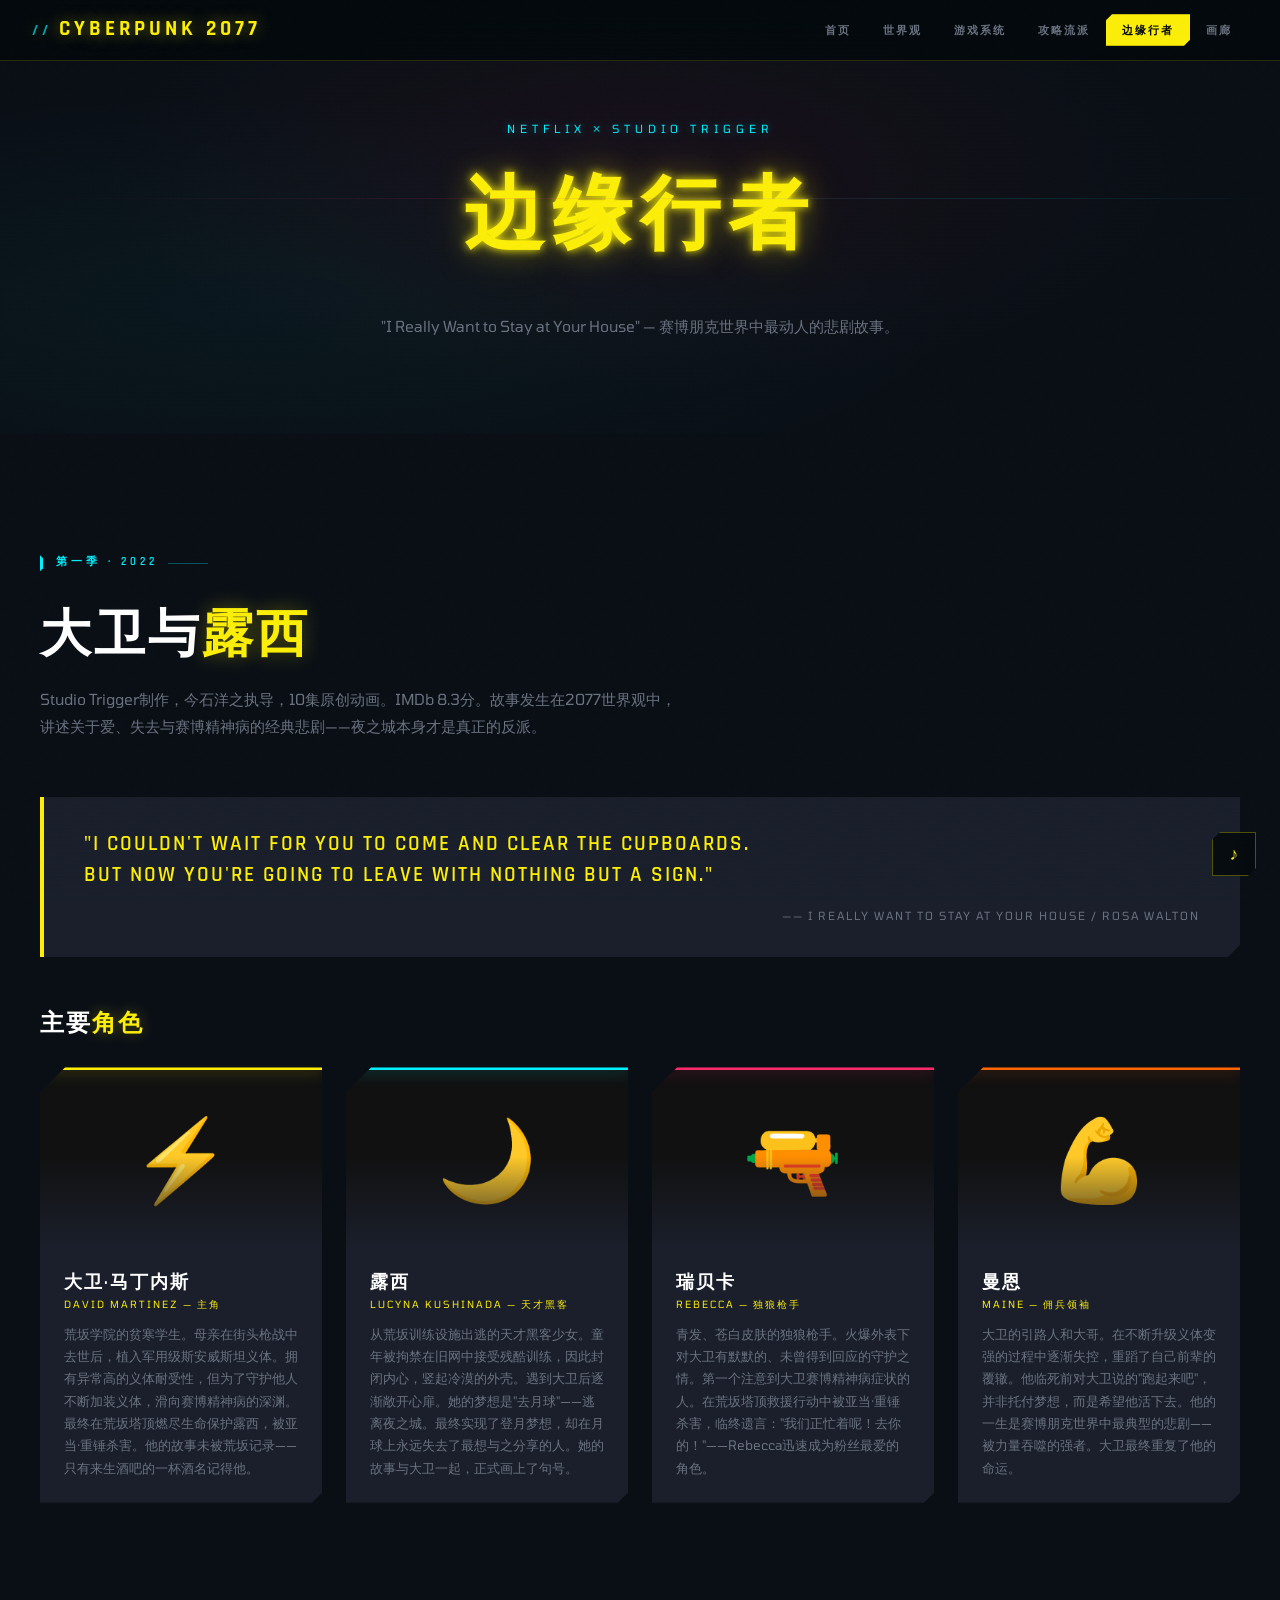
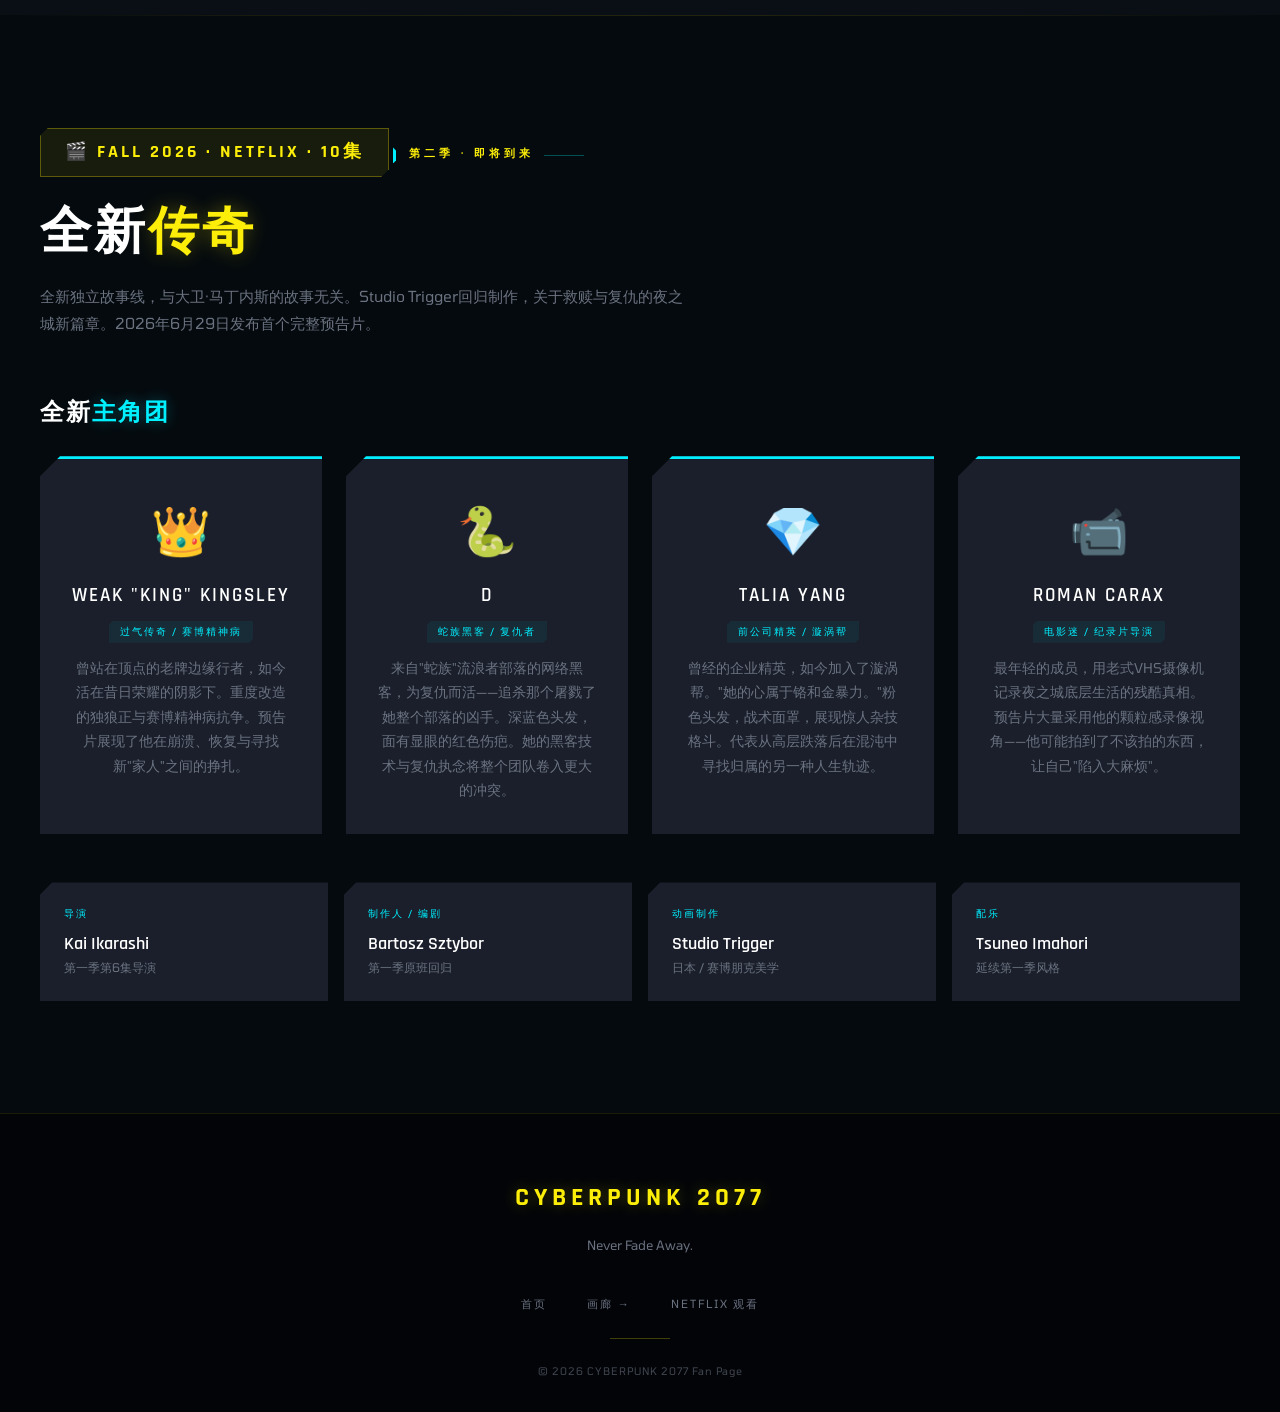
<file: 赛博朋克/edgerunners.html>
<!DOCTYPE html>
<html lang="zh-CN">
<head>
    <meta charset="UTF-8"><meta name="viewport" content="width=device-width, initial-scale=1.0">
    <title>边缘行者 — CYBERPUNK 2077</title>
    <link rel="preconnect" href="https://fonts.googleapis.com"><link rel="preconnect" href="https://fonts.gstatic.com" crossorigin>
    <link href="https://fonts.googleapis.com/css2?family=Tomorrow:wght@300;400;600;700;900&family=Rajdhani:wght@400;500;600;700&display=swap" rel="stylesheet">
    <link rel="stylesheet" href="css/cyberpunk.css">
    <style>
        .page-hero{background:radial-gradient(ellipse at 50% 40%,rgba(255,42,109,.06),transparent 60%),radial-gradient(ellipse at 20% 70%,rgba(0,240,255,.04),transparent 50%),var(--black-alt)}
        .char-grid{display:grid;grid-template-columns:repeat(auto-fit,minmax(260px,1fr));gap:1.5rem}
        .char-card{background:var(--dark-grey);clip-path:polygon(0 25px,25px 0,100% 0,100% calc(100% - 10px),calc(100% - 10px) 100%,0 100%);padding:0;transition:.4s;position:relative;overflow:hidden;cursor:default;display:flex;flex-direction:column}
        .char-card:hover{transform:translateY(-5px);box-shadow:0 20px 50px rgba(0,0,0,.6)}
        .char-card .char-img{width:100%;aspect-ratio:16/10;background:#111;display:flex;align-items:center;justify-content:center;font-size:5rem;position:relative;overflow:hidden}
        .char-card .char-img::after{content:'';position:absolute;bottom:0;left:0;right:0;height:50%;background:linear-gradient(0deg,rgba(26,31,43,.95),transparent);pointer-events:none}
        .char-card .char-info{padding:1.5rem}
        .char-card .char-info h4{font-family:var(--font-tech);font-size:1.15rem;font-weight:600;letter-spacing:2px;color:#fff;text-transform:uppercase}
        .char-card .char-info .char-role{font-family:var(--font-ui);font-size:.62rem;letter-spacing:2px;color:var(--yellow);text-transform:uppercase;margin-bottom:.6rem}
        .char-card .char-info p{color:var(--grey);font-size:.82rem;line-height:1.7}
        .char-card.david::before{content:'';position:absolute;top:0;left:0;right:0;height:3px;background:var(--yellow);z-index:2;box-shadow:0 0 15px rgba(252,238,9,.5)}
        .char-card.lucy::before{content:'';position:absolute;top:0;left:0;right:0;height:3px;background:var(--cyan);z-index:2;box-shadow:0 0 15px rgba(0,240,255,.5)}
        .char-card.rebecca::before{content:'';position:absolute;top:0;left:0;right:0;height:3px;background:var(--pink);z-index:2;box-shadow:0 0 15px rgba(255,42,109,.5)}
        .char-card.maine::before{content:'';position:absolute;top:0;left:0;right:0;height:3px;background:#ff6600;z-index:2;box-shadow:0 0 15px rgba(255,102,0,.5)}
        .s2-grid{display:grid;grid-template-columns:repeat(auto-fit,minmax(270px,1fr));gap:1.5rem}
        .s2-card{background:var(--dark-grey);clip-path:polygon(0 20px,20px 0,100% 0,100% 100%,0 100%,0 calc(100% - 20px));padding:2rem;text-align:center;transition:.4s;cursor:default;border-top:3px solid var(--cyan)}
        .s2-card:hover{transform:translateY(-5px);box-shadow:0 0 30px rgba(0,240,255,.06),0 20px 50px rgba(0,0,0,.5)}
        .s2-icon{font-size:3rem;margin-bottom:.8rem}
        .s2-card h4{font-family:var(--font-tech);font-size:1.2rem;font-weight:600;letter-spacing:2px;color:#fff;text-transform:uppercase;margin-bottom:.3rem}
        .s2-tag{display:inline-block;font-family:var(--font-ui);font-size:.6rem;letter-spacing:2px;color:var(--cyan);text-transform:uppercase;padding:.2rem .7rem;background:rgba(0,240,255,.06);clip-path:polygon(4px 0,100% 0,100% calc(100% - 4px),calc(100% - 4px) 100%,0 100%,0 4px);margin-bottom:.8rem}
        .s2-card p{color:var(--grey);font-size:.85rem;line-height:1.8}
        .info-row{display:grid;grid-template-columns:repeat(auto-fit,minmax(250px,1fr));gap:1rem}
        .info-cell{background:var(--dark-grey);padding:1.5rem;clip-path:polygon(0 12px,12px 0,100% 0,100% 100%,0 100%,0 calc(100% - 12px))}
        .info-cell .ic-label{font-family:var(--font-ui);font-size:.6rem;letter-spacing:2px;color:var(--cyan);text-transform:uppercase;margin-bottom:.5rem}
        .info-cell .ic-value{font-family:var(--font-tech);font-size:1.1rem;font-weight:600;color:#fff}
        .info-cell .ic-sub{font-size:.75rem;color:var(--grey)}
    </style>
</head>
<body>
    <canvas id="fragmentCanvas"></canvas><div class="glitch-blocks" id="glitchBlocks"></div>
    <div class="rgb-bar" style="top:22%;left:0;width:100%;background:linear-gradient(90deg,transparent,rgba(255,42,109,.12) 40%,rgba(0,240,255,.12) 80%,transparent)"></div>
    <div class="noise-overlay"></div>
    <div class="music-player"><span class="music-label">AMBIENT</span><button class="music-btn" id="musicBtn"><span class="icon">♪</span></button></div>

    <nav class="nav" id="nav"><div class="nav-inner">
        <a href="index.html" class="nav-logo">CYBERPUNK 2077</a>
        <div class="menu-toggle" id="menuBtn"><span></span><span></span><span></span></div>
        <ul class="nav-links" id="navMenu">
            <li><a href="index.html">首页</a></li><li><a href="world.html">世界观</a></li><li><a href="game.html">游戏系统</a></li><li><a href="guide.html">攻略流派</a></li><li><a href="edgerunners.html">边缘行者</a></li><li><a href="gallery.html">画廊</a></li>
        </ul>
    </div></nav>

    <section class="page-hero">
        <div class="page-subtitle">NETFLIX × STUDIO TRIGGER</div>
        <h1 class="glitch" data-text="边缘行者" style="font-size:clamp(2.5rem,7vw,5rem)">边缘行者</h1>
        <p style="color:var(--grey);max-width:600px;margin:2rem auto 0;font-size:.95rem">"I Really Want to Stay at Your House" — 赛博朋克世界中最动人的悲剧故事。</p>
    </section>

    <!-- S1 -->
    <section class="section bg-alt">
        <div class="container">
            <div class="sec-tag">第一季 · 2022</div>
            <h2 class="sec-title">大卫与<span class="hl">露西</span></h2>
            <p class="sec-desc">Studio Trigger制作，今石洋之执导，10集原创动画。IMDb 8.3分。故事发生在2077世界观中，讲述关于爱、失去与赛博精神病的经典悲剧——夜之城本身才是真正的反派。</p>
            <div class="quote-block reveal"><div class="quote-text">"I couldn't wait for you to come and clear the cupboards.<br>But now you're going to leave with nothing but a sign."</div><div class="quote-by">—— I Really Want to Stay at Your House / Rosa Walton</div></div>
            <div style="font-family:var(--font-tech);font-size:1.5rem;font-weight:600;letter-spacing:2px;color:#fff;text-transform:uppercase;margin:3rem 0 1.5rem">主要<span style="color:var(--yellow);text-shadow:0 0 15px rgba(252,238,9,.3)">角色</span></div>
            <div class="char-grid">
                <div class="char-card david reveal"><div class="char-img"><span style="font-size:5rem">⚡</span></div><div class="char-info"><h4>大卫·马丁内斯</h4><div class="char-role">David Martinez — 主角</div><p>荒坂学院的贫寒学生。母亲在街头枪战中去世后，植入军用级斯安威斯坦义体。拥有异常高的义体耐受性，但为了守护他人不断加装义体，滑向赛博精神病的深渊。最终在荒坂塔顶燃尽生命保护露西，被亚当·重锤杀害。他的故事未被荒坂记录——只有来生酒吧的一杯酒名记得他。</p></div></div>
                <div class="char-card lucy reveal"><div class="char-img"><span style="font-size:5rem">🌙</span></div><div class="char-info"><h4>露西</h4><div class="char-role">Lucyna Kushinada — 天才黑客</div><p>从荒坂训练设施出逃的天才黑客少女。童年被拘禁在旧网中接受残酷训练，因此封闭内心，竖起冷漠的外壳。遇到大卫后逐渐敞开心扉。她的梦想是"去月球"——逃离夜之城。最终实现了登月梦想，却在月球上永远失去了最想与之分享的人。她的故事与大卫一起，正式画上了句号。</p></div></div>
                <div class="char-card rebecca reveal"><div class="char-img"><span style="font-size:5rem">🔫</span></div><div class="char-info"><h4>瑞贝卡</h4><div class="char-role">Rebecca — 独狼枪手</div><p>青发、苍白皮肤的独狼枪手。火爆外表下对大卫有默默的、未曾得到回应的守护之情。第一个注意到大卫赛博精神病症状的人。在荒坂塔顶救援行动中被亚当·重锤杀害，临终遗言："我们正忙着呢！去你的！"——Rebecca迅速成为粉丝最爱的角色。</p></div></div>
                <div class="char-card maine reveal"><div class="char-img"><span style="font-size:5rem">💪</span></div><div class="char-info"><h4>曼恩</h4><div class="char-role">Maine — 佣兵领袖</div><p>大卫的引路人和大哥。在不断升级义体变强的过程中逐渐失控，重蹈了自己前辈的覆辙。他临死前对大卫说的"跑起来吧"，并非托付梦想，而是希望他活下去。他的一生是赛博朋克世界中最典型的悲剧——被力量吞噬的强者。大卫最终重复了他的命运。</p></div></div>
            </div>
        </div>
    </section>

    <div class="section-divider"></div>

    <!-- S2 -->
    <section class="section bg-dark">
        <div class="container">
            <div style="display:inline-block;background:rgba(252,238,9,.08);border:1px solid rgba(252,238,9,.3);padding:.6rem 1.5rem;clip-path:polygon(8px 0,100% 0,100% calc(100% - 8px),calc(100% - 8px) 100%,0 100%,0 8px);margin-bottom:1rem"><span style="font-family:var(--font-tech);font-size:1.1rem;font-weight:700;letter-spacing:3px;color:var(--yellow);text-transform:uppercase">🎬 Fall 2026 · NETFLIX · 10集</span></div>
            <div class="sec-tag" style="color:var(--yellow)">第二季 · 即将到来</div>
            <h2 class="sec-title">全新<span class="hl">传奇</span></h2>
            <p class="sec-desc">全新独立故事线，与大卫·马丁内斯的故事无关。Studio Trigger回归制作，关于救赎与复仇的夜之城新篇章。2026年6月29日发布首个完整预告片。</p>
            <div style="font-family:var(--font-tech);font-size:1.5rem;font-weight:600;letter-spacing:2px;color:#fff;text-transform:uppercase;margin:2rem 0 1.5rem">全新<span style="color:var(--cyan);text-shadow:0 0 15px rgba(0,240,255,.3)">主角团</span></div>
            <div class="s2-grid">
                <div class="s2-card reveal"><div class="s2-icon">👑</div><h4>Weak "King" Kingsley</h4><div class="s2-tag">过气传奇 / 赛博精神病</div><p>曾站在顶点的老牌边缘行者，如今活在昔日荣耀的阴影下。重度改造的独狼正与赛博精神病抗争。预告片展现了他在崩溃、恢复与寻找新"家人"之间的挣扎。</p></div>
                <div class="s2-card reveal"><div class="s2-icon">🐍</div><h4>D</h4><div class="s2-tag">蛇族黑客 / 复仇者</div><p>来自"蛇族"流浪者部落的网络黑客，为复仇而活——追杀那个屠戮了她整个部落的凶手。深蓝色头发，面有显眼的红色伤疤。她的黑客技术与复仇执念将整个团队卷入更大的冲突。</p></div>
                <div class="s2-card reveal"><div class="s2-icon">💎</div><h4>Talia Yang</h4><div class="s2-tag">前公司精英 / 漩涡帮</div><p>曾经的企业精英，如今加入了漩涡帮。"她的心属于铬和金暴力。"粉色头发，战术面罩，展现惊人杂技格斗。代表从高层跌落后在混沌中寻找归属的另一种人生轨迹。</p></div>
                <div class="s2-card reveal"><div class="s2-icon">📹</div><h4>Roman Carax</h4><div class="s2-tag">电影迷 / 纪录片导演</div><p>最年轻的成员，用老式VHS摄像机记录夜之城底层生活的残酷真相。预告片大量采用他的颗粒感录像视角——他可能拍到了不该拍的东西，让自己"陷入大麻烦"。</p></div>
            </div>
            <div class="info-row" style="margin-top:3rem">
                <div class="info-cell reveal"><div class="ic-label">导演</div><div class="ic-value">Kai Ikarashi</div><div class="ic-sub">第一季第6集导演</div></div>
                <div class="info-cell reveal"><div class="ic-label">制作人 / 编剧</div><div class="ic-value">Bartosz Sztybor</div><div class="ic-sub">第一季原班回归</div></div>
                <div class="info-cell reveal"><div class="ic-label">动画制作</div><div class="ic-value">Studio Trigger</div><div class="ic-sub">日本 / 赛博朋克美学</div></div>
                <div class="info-cell reveal"><div class="ic-label">配乐</div><div class="ic-value">Tsuneo Imahori</div><div class="ic-sub">延续第一季风格</div></div>
            </div>
        </div>
    </section>

    <footer class="footer"><div class="footer-logo">CYBERPUNK 2077</div><p class="footer-desc">Never Fade Away.</p><ul class="footer-links"><li><a href="index.html">首页</a></li><li><a href="gallery.html">画廊 →</a></li><li><a href="https://www.netflix.com/title/81054853" target="_blank" rel="noopener">Netflix 观看</a></li></ul><div class="footer-div"></div><p class="copyright">© 2026 CYBERPUNK 2077 Fan Page</p></footer>
    <script src="js/cyberpunk.js"></script>
</body>
</html>
</file>
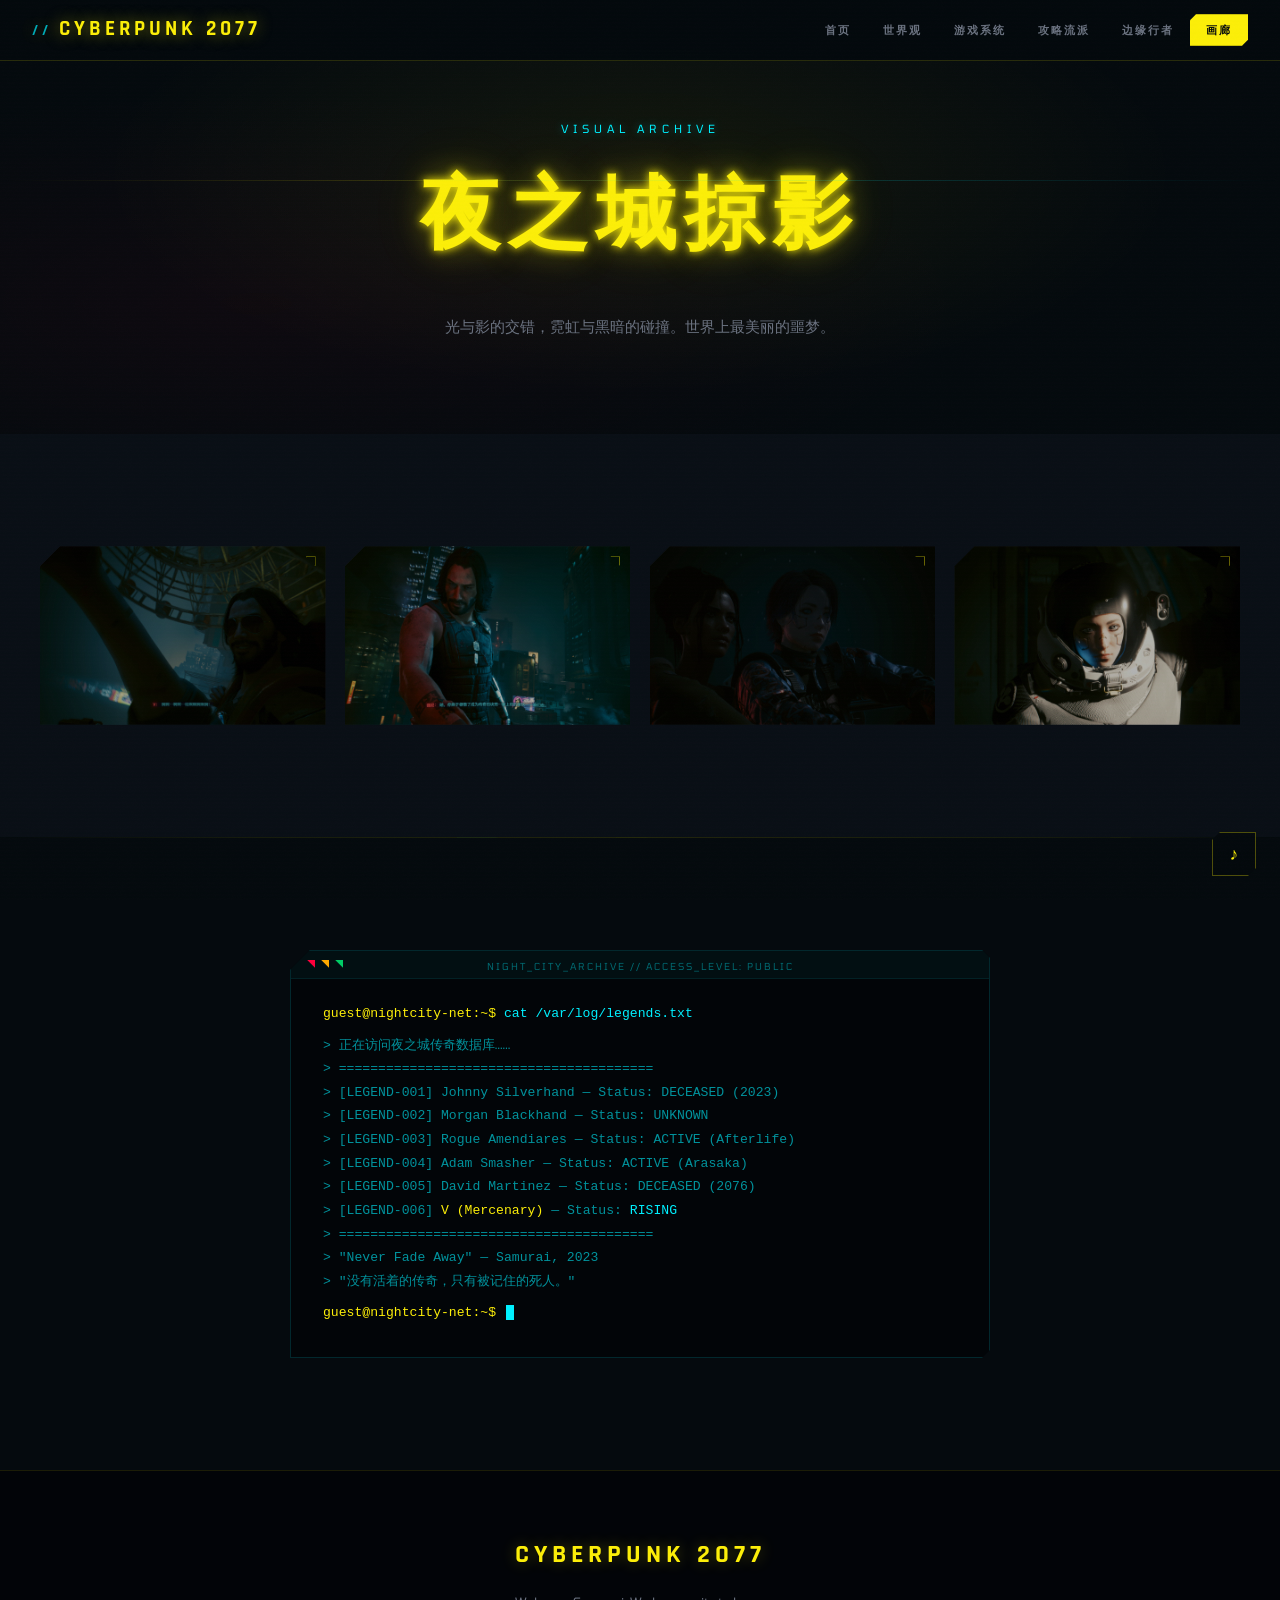
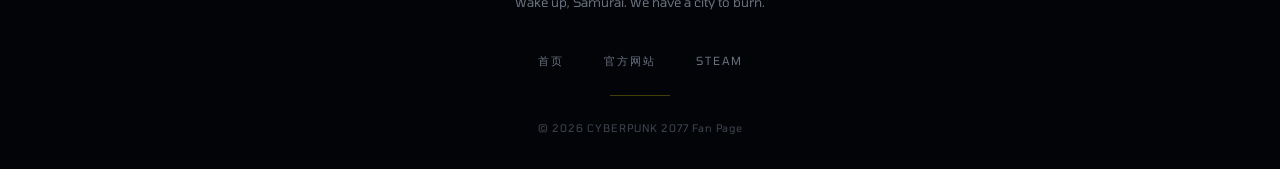
<file: 赛博朋克/gallery.html>
<!DOCTYPE html>
<html lang="zh-CN">
<head>
    <meta charset="UTF-8"><meta name="viewport" content="width=device-width, initial-scale=1.0">
    <title>画廊 — CYBERPUNK 2077</title>
    <link rel="preconnect" href="https://fonts.googleapis.com"><link rel="preconnect" href="https://fonts.gstatic.com" crossorigin>
    <link href="https://fonts.googleapis.com/css2?family=Tomorrow:wght@300;400;600;700;900&family=Rajdhani:wght@400;500;600;700&display=swap" rel="stylesheet">
    <link rel="stylesheet" href="css/cyberpunk.css">
    <style>
        .page-hero{background:radial-gradient(ellipse at 50% 40%,rgba(252,238,9,.06),transparent 60%),radial-gradient(ellipse at 20% 70%,rgba(255,0,60,.04),transparent 50%),var(--black)}
        .gallery-grid{display:grid;grid-template-columns:repeat(auto-fit,minmax(280px,1fr));gap:1.2rem}
        .gallery-item{aspect-ratio:16/10;background:var(--dark-grey);overflow:hidden;position:relative;cursor:pointer;clip-path:polygon(0 20px,20px 0,100% 0,100% 100%,0 100%,0 calc(100% - 20px))}
        .gallery-item img{width:100%;height:100%;object-fit:cover;transition:transform .6s,filter .6s;filter:brightness(.7)}
        .gallery-item:hover img{transform:scale(1.1);filter:brightness(1.05)}
        .gallery-item .g-label{position:absolute;bottom:0;left:0;right:0;padding:2rem 1.2rem 1.2rem;background:linear-gradient(0deg,rgba(5,10,14,.95),transparent);font-family:var(--font-ui);font-size:.75rem;font-weight:600;letter-spacing:1px;color:var(--yellow);z-index:2;transform:translateY(100%);transition:transform .4s;text-transform:uppercase}
        .gallery-item:hover .g-label{transform:translateY(0)}
        .gallery-item::after{content:'';position:absolute;top:10px;right:10px;width:10px;height:10px;border:1px solid rgba(252,238,9,.4);z-index:2;clip-path:polygon(0 0,100% 0,100% 100%)}
        .terminal-block{max-width:700px;margin:0 auto}
    </style>
</head>
<body>
    <canvas id="fragmentCanvas"></canvas><div class="glitch-blocks" id="glitchBlocks"></div>
    <div class="rgb-bar" style="top:20%;left:0;width:100%;background:linear-gradient(90deg,transparent,rgba(252,238,9,.15) 30%,rgba(0,240,255,.15) 70%,transparent)"></div>
    <div class="noise-overlay"></div>
    <div class="music-player"><span class="music-label">AMBIENT</span><button class="music-btn" id="musicBtn"><span class="icon">♪</span></button></div>

    <nav class="nav" id="nav"><div class="nav-inner">
        <a href="index.html" class="nav-logo">CYBERPUNK 2077</a>
        <div class="menu-toggle" id="menuBtn"><span></span><span></span><span></span></div>
        <ul class="nav-links" id="navMenu">
            <li><a href="index.html">首页</a></li><li><a href="world.html">世界观</a></li><li><a href="game.html">游戏系统</a></li><li><a href="guide.html">攻略流派</a></li><li><a href="edgerunners.html">边缘行者</a></li><li><a href="gallery.html">画廊</a></li>
        </ul>
    </div></nav>

    <section class="page-hero">
        <div class="page-subtitle">VISUAL ARCHIVE</div>
        <h1 class="glitch" data-text="夜之城掠影" style="font-size:clamp(2.5rem,7vw,5rem)">夜之城掠影</h1>
        <p style="color:var(--grey);max-width:600px;margin:2rem auto 0;font-size:.95rem">光与影的交错，霓虹与黑暗的碰撞。世界上最美丽的噩梦。</p>
    </section>

    <section class="section bg-alt">
        <div class="container">
            <div class="gallery-grid">
                <div class="gallery-item reveal">
                    <img src="images/characters/画廊.jpg" alt="夜之城" onerror="this.parentElement.innerHTML='<div style=display:flex;align-items:center;justify-content:center;height:100%;flex-direction:column><div style=font-size:3rem>🌃</div><div style=font-family:var(--font-tech);color:var(--yellow);letter-spacing:2px>夜之城</div></div>'">
                    <div class="g-label">夜之城 —— 霓虹与黑暗的碰撞</div>
                </div>
                <div class="gallery-item reveal">
                    <img src="images/characters/画廊 (2).jpg" alt="赛博朋克" onerror="this.parentElement.innerHTML='<div style=display:flex;align-items:center;justify-content:center;height:100%;flex-direction:column><div style=font-size:3rem>⚔️</div><div style=font-family:var(--font-tech);color:var(--red);letter-spacing:2px>赛博朋克</div></div>'">
                    <div class="g-label">科技与暴力的未来世界</div>
                </div>
                <div class="gallery-item reveal">
                    <img src="images/characters/画廊 (3).jpg" alt="城市光影" onerror="this.parentElement.innerHTML='<div style=display:flex;align-items:center;justify-content:center;height:100%;flex-direction:column><div style=font-size:3rem>🏙️</div><div style=font-family:var(--font-tech);color:var(--cyan);letter-spacing:2px>城市光影</div></div>'">
                    <div class="g-label">企业广场 —— 权力之巅</div>
                </div>
                <div class="gallery-item reveal">
                    <img src="images/characters/V.jpg" alt="V" onerror="this.parentElement.innerHTML='<div style=display:flex;align-items:center;justify-content:center;height:100%;flex-direction:column><div style=font-size:3rem>🎮</div><div style=font-family:var(--font-tech);color:var(--yellow);letter-spacing:2px>V</div></div>'">
                    <div class="g-label">V —— 夜之城的传奇正在书写</div>
                </div>
            </div>
        </div>
    </section>

    <div class="section-divider"></div>

    <!-- Terminal easter egg -->
    <section class="section bg-dark">
        <div class="container"><div class="terminal-block"><div class="terminal reveal">
            <div class="dots"><span></span><span></span><span></span></div>
            <div class="term-title">NIGHT_CITY_ARCHIVE // ACCESS_LEVEL: PUBLIC</div>
            <div class="term-content">
                <div><span class="prompt">guest@nightcity-net:~$</span> <span class="cmd">cat /var/log/legends.txt</span></div>
                <div class="output" style="margin-top:8px">> 正在访问夜之城传奇数据库……</div>
                <div class="output">> ========================================</div>
                <div class="output">> [LEGEND-001] Johnny Silverhand — Status: DECEASED (2023)</div>
                <div class="output">> [LEGEND-002] Morgan Blackhand — Status: UNKNOWN</div>
                <div class="output">> [LEGEND-003] Rogue Amendiares — Status: ACTIVE (Afterlife)</div>
                <div class="output">> [LEGEND-004] Adam Smasher — Status: ACTIVE (Arasaka)</div>
                <div class="output">> [LEGEND-005] David Martinez — Status: DECEASED (2076)</div>
                <div class="output">> [LEGEND-006] <span style="color:var(--yellow)">V (Mercenary)</span> — Status: <span style="color:var(--cyan)">RISING</span></div>
                <div class="output">> ========================================</div>
                <div class="output">> "Never Fade Away" — Samurai, 2023</div>
                <div class="output">> "没有活着的传奇，只有被记住的死人。"</div>
                <div style="margin-top:8px"><span class="prompt">guest@nightcity-net:~$</span> <span class="cursor-anim"></span></div>
            </div>
        </div></div></div>
    </section>

    <footer class="footer"><div class="footer-logo">CYBERPUNK 2077</div><p class="footer-desc">Wake up, Samurai. We have a city to burn.</p><ul class="footer-links"><li><a href="index.html">首页</a></li><li><a href="https://www.cyberpunk.net" target="_blank" rel="noopener">官方网站</a></li><li><a href="https://store.steampowered.com/app/1091500/Cyberpunk_2077/" target="_blank" rel="noopener">Steam</a></li></ul><div class="footer-div"></div><p class="copyright">© 2026 CYBERPUNK 2077 Fan Page</p></footer>
    <script src="js/cyberpunk.js"></script>
</body>
</html>
</file>
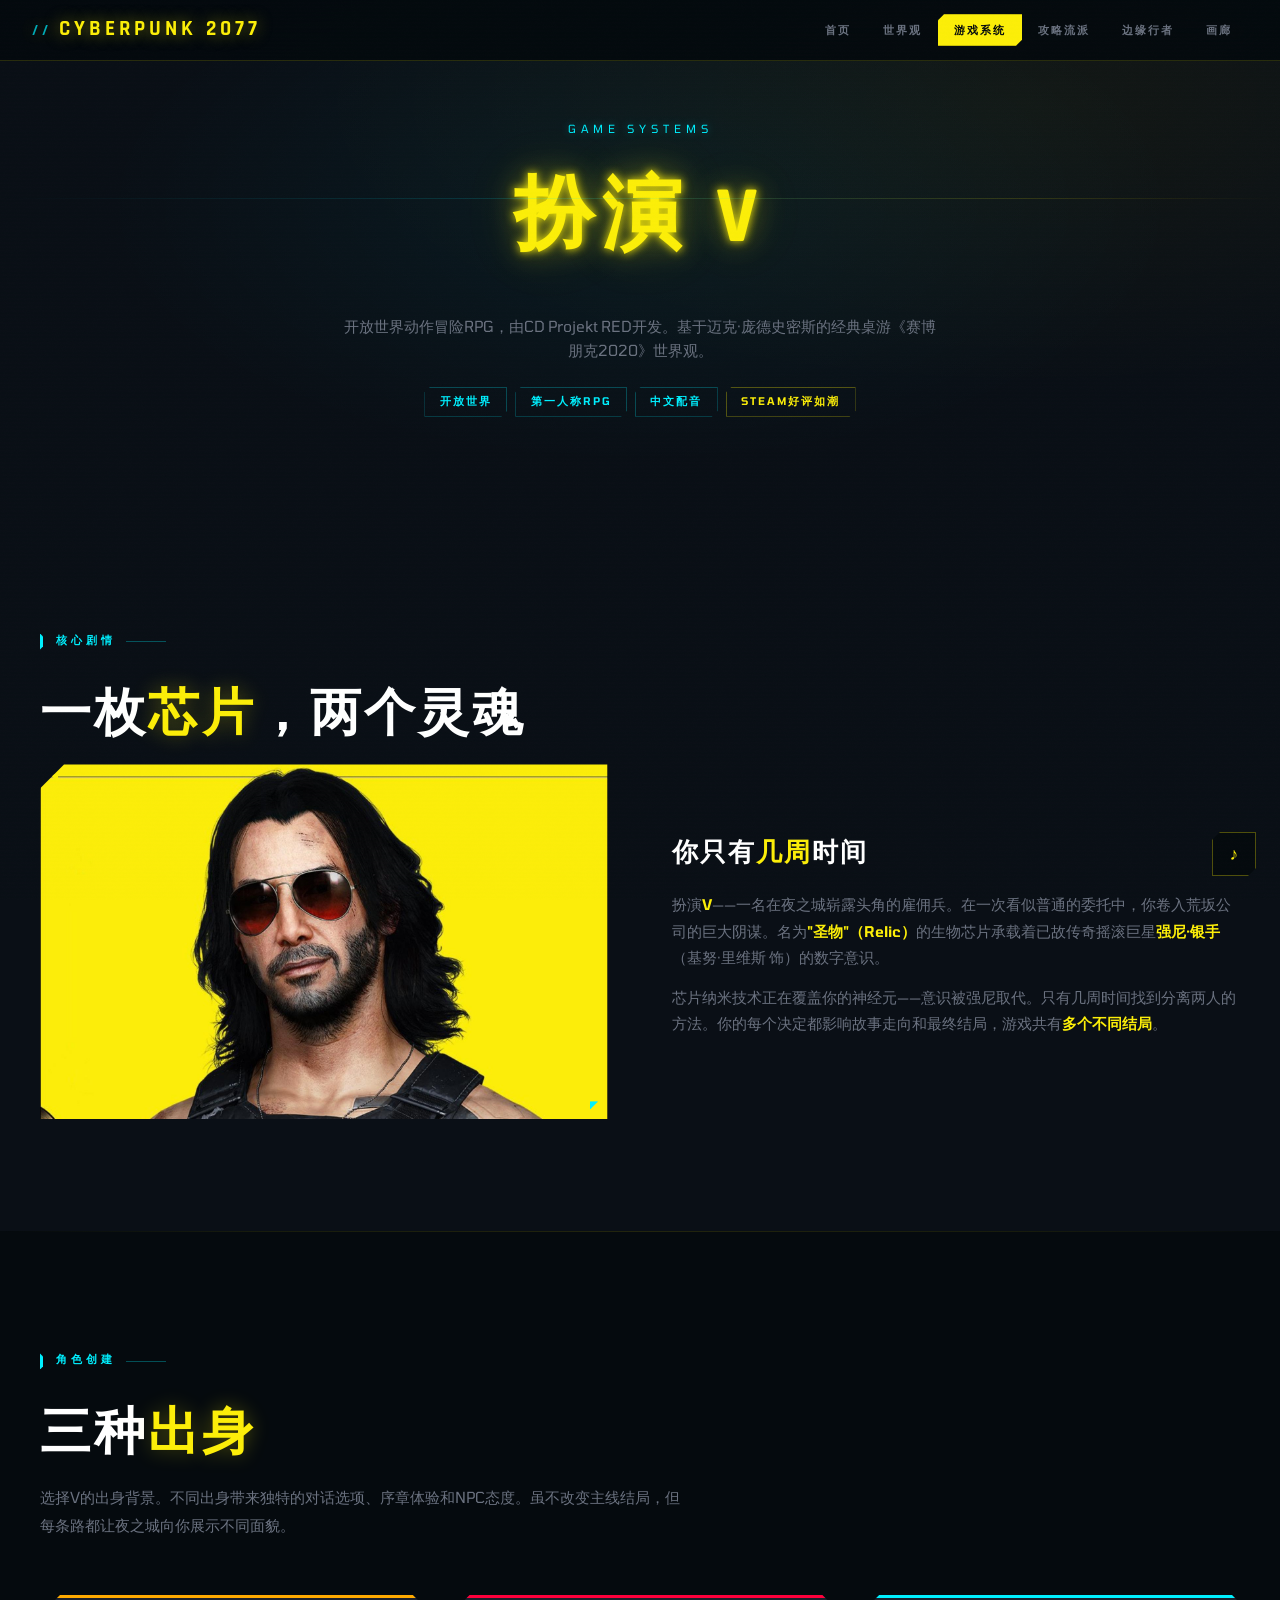
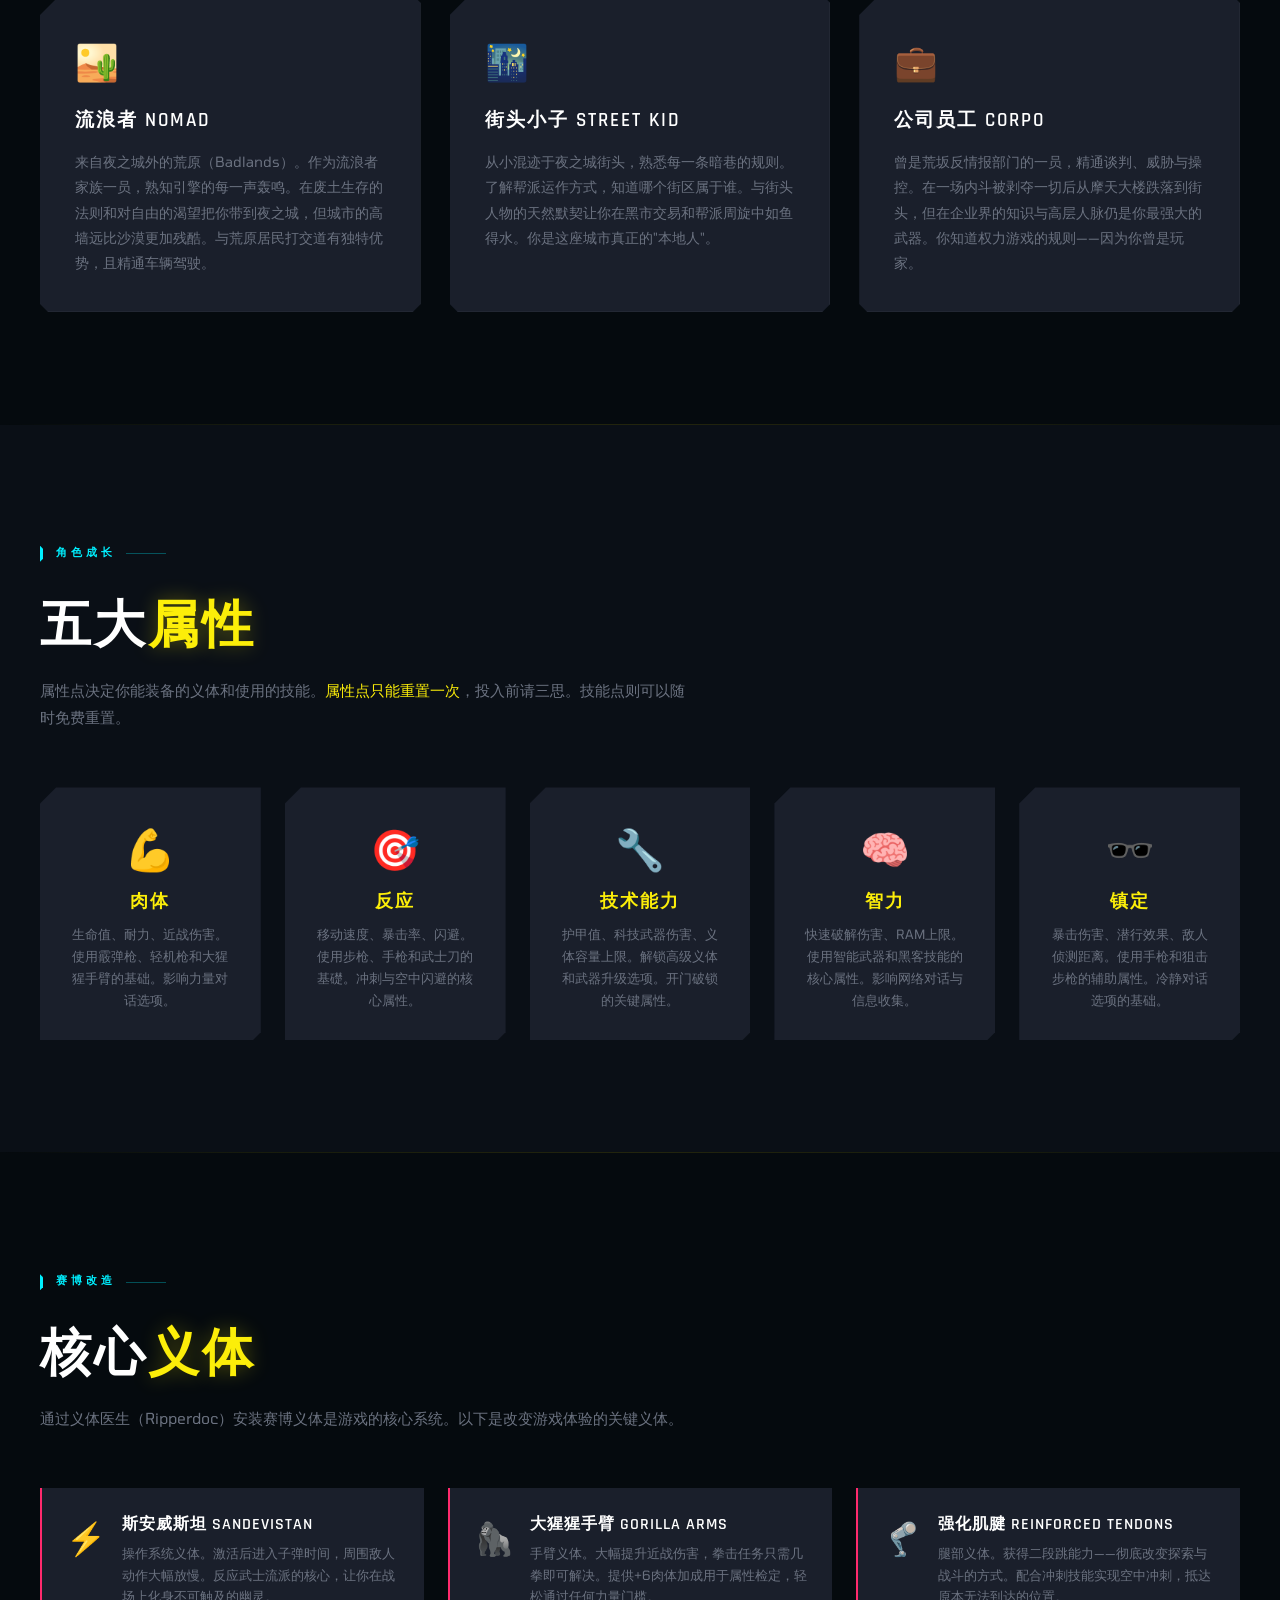
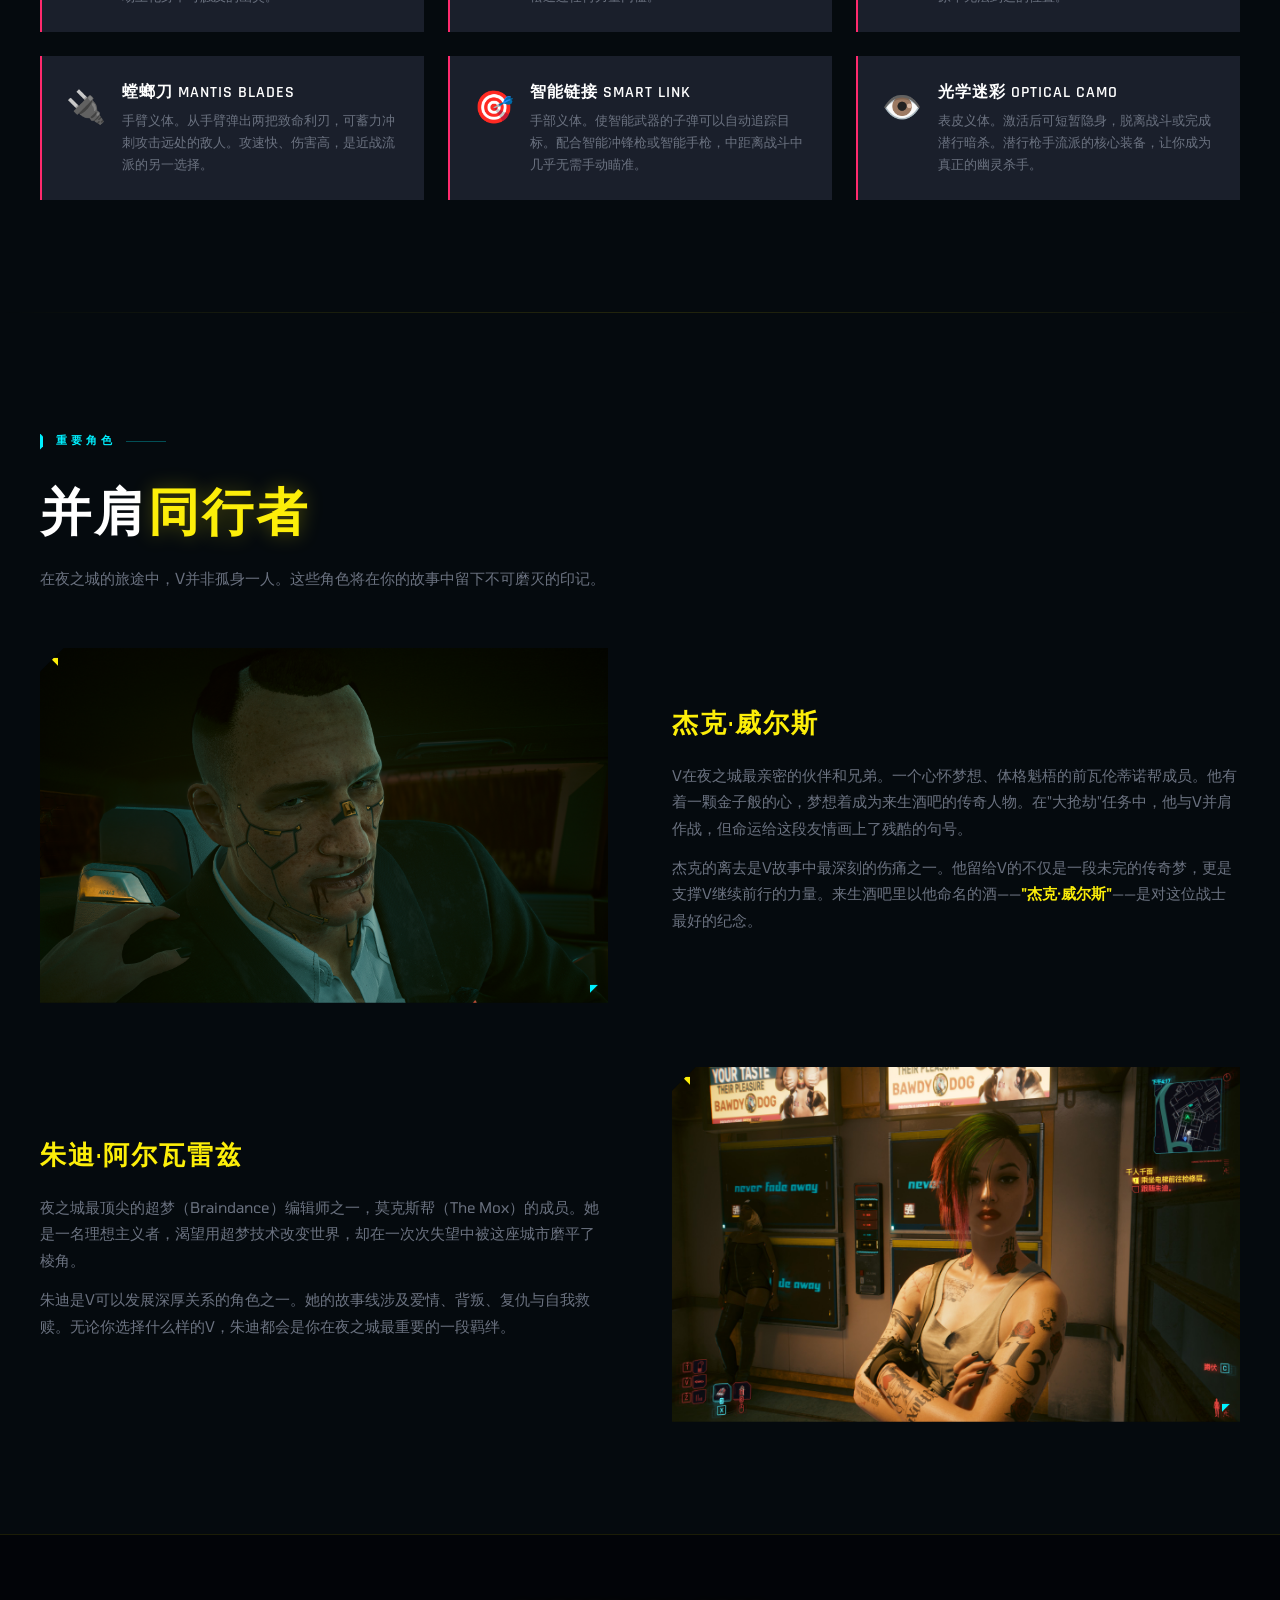
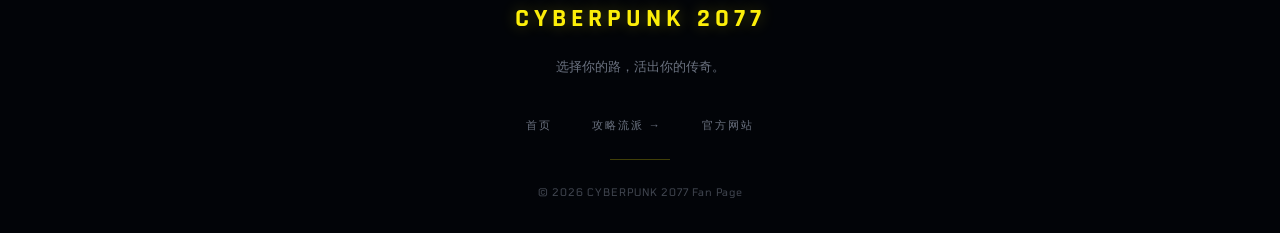
<file: 赛博朋克/game.html>
<!DOCTYPE html>
<html lang="zh-CN">
<head>
    <meta charset="UTF-8"><meta name="viewport" content="width=device-width, initial-scale=1.0">
    <title>游戏系统 — CYBERPUNK 2077</title>
    <link rel="preconnect" href="https://fonts.googleapis.com"><link rel="preconnect" href="https://fonts.gstatic.com" crossorigin>
    <link href="https://fonts.googleapis.com/css2?family=Tomorrow:wght@300;400;600;700;900&family=Rajdhani:wght@400;500;600;700&display=swap" rel="stylesheet">
    <link rel="stylesheet" href="css/cyberpunk.css">
    <style>
        .page-hero{background:radial-gradient(ellipse at 50% 40%,rgba(0,240,255,.05),transparent 60%),radial-gradient(ellipse at 80% 20%,rgba(252,238,9,.04),transparent 50%),var(--black-alt)}
        .split-layout{display:grid;grid-template-columns:1fr 1fr;gap:4rem;align-items:center}
        .text-block h3{font-family:var(--font-tech);font-size:1.6rem;font-weight:600;letter-spacing:2px;color:#fff;margin-bottom:1rem;text-transform:uppercase}
        .text-block .em{color:var(--yellow);font-weight:600}
        .text-block p{color:var(--grey);font-size:.92rem;margin-bottom:.8rem;line-height:1.8}
        .attr-grid{display:grid;grid-template-columns:repeat(auto-fit,minmax(200px,1fr));gap:1.5rem}
        .attr-card{background:var(--dark-grey);clip-path:polygon(0 16px,16px 0,100% 0,100% calc(100% - 8px),calc(100% - 8px) 100%,0 100%);padding:1.8rem;text-align:center;transition:.4s;cursor:default}
        .attr-card:hover{background:#1e2532;transform:translateY(-4px);box-shadow:0 10px 40px rgba(0,0,0,.5)}
        .attr-card .attr-icon{font-size:2.5rem;margin-bottom:.5rem}
        .attr-card h4{font-family:var(--font-tech);font-size:1.1rem;font-weight:600;letter-spacing:2px;color:var(--yellow);text-transform:uppercase}
        .attr-card p{color:var(--grey);font-size:.8rem;line-height:1.7;margin-top:.5rem}
        .cyber-grid{display:grid;grid-template-columns:repeat(auto-fit,minmax(300px,1fr));gap:1.5rem}
        .cyber-item{background:var(--dark-grey);clip-path:polygon(0 16px,16px 0,100% 0,100% calc(100% - 0),calc(100% - 0) 100%,0 100%,0 calc(100% - 16px));padding:1.5rem;display:flex;gap:1rem;align-items:flex-start;transition:.4s;cursor:default;border-left:2px solid var(--pink)}
        .cyber-item:hover{background:#1e2532;transform:translateX(4px)}
        .cyber-item .ci-icon{font-size:2rem;flex-shrink:0}
        .cyber-item h4{font-family:var(--font-tech);font-size:1rem;font-weight:600;letter-spacing:1px;color:#fff;text-transform:uppercase}
        .cyber-item p{color:var(--grey);font-size:.8rem;line-height:1.7;margin-top:.3rem}
        @media(max-width:768px){.split-layout{grid-template-columns:1fr;gap:2rem}}
    </style>
</head>
<body>
    <canvas id="fragmentCanvas"></canvas><div class="glitch-blocks" id="glitchBlocks"></div>
    <div class="rgb-bar" style="top:22%;left:0;width:100%;background:linear-gradient(90deg,transparent,rgba(0,240,255,.15) 40%,rgba(252,238,9,.15) 80%,transparent)"></div>
    <div class="noise-overlay"></div>
    <div class="music-player"><span class="music-label">AMBIENT</span><button class="music-btn" id="musicBtn"><span class="icon">♪</span></button></div>

    <nav class="nav" id="nav"><div class="nav-inner">
        <a href="index.html" class="nav-logo">CYBERPUNK 2077</a>
        <div class="menu-toggle" id="menuBtn"><span></span><span></span><span></span></div>
        <ul class="nav-links" id="navMenu">
            <li><a href="index.html">首页</a></li><li><a href="world.html">世界观</a></li><li><a href="game.html">游戏系统</a></li><li><a href="guide.html">攻略流派</a></li><li><a href="edgerunners.html">边缘行者</a></li><li><a href="gallery.html">画廊</a></li>
        </ul>
    </div></nav>

    <section class="page-hero">
        <div class="page-subtitle">GAME SYSTEMS</div>
        <h1 class="glitch" data-text="扮演 V" style="font-size:clamp(2.5rem,7vw,5rem)">扮演 V</h1>
        <p style="color:var(--grey);max-width:600px;margin:2rem auto 0;font-size:.95rem">开放世界动作冒险RPG，由CD Projekt RED开发。基于迈克·庞德史密斯的经典桌游《赛博朋克2020》世界观。</p>
        <div class="tags" style="justify-content:center;margin-top:1.5rem"><span class="tag">开放世界</span><span class="tag">第一人称RPG</span><span class="tag">中文配音</span><span class="tag y">Steam好评如潮</span></div>
    </section>

    <!-- Story -->
    <section class="section bg-alt">
        <div class="container">
            <div class="sec-tag">核心剧情</div><h2 class="sec-title">一枚<span class="hl">芯片</span>，两个灵魂</h2>
            <div class="split-layout">
                <div class="img-frame reveal"><img src="images/characters/强尼银手.png" alt="强尼银手" onerror="this.parentElement.innerHTML='<div style=display:flex;align-items:center;justify-content:center;height:100%;flex-direction:column><div style=font-size:3rem>🎸</div><div style=font-family:var(--font-tech);font-size:1.2rem;color:var(--yellow);letter-spacing:2px>JOHNNY SILVERHAND</div></div>'"></div>
                <div class="text-block reveal">
                    <h3>你只有<span class="em">几周</span>时间</h3>
                    <p>扮演<span class="em">V</span>——一名在夜之城崭露头角的雇佣兵。在一次看似普通的委托中，你卷入荒坂公司的巨大阴谋。名为<span class="em">"圣物"（Relic）</span>的生物芯片承载着已故传奇摇滚巨星<span class="em">强尼·银手</span>（基努·里维斯 饰）的数字意识。</p>
                    <p>芯片纳米技术正在覆盖你的神经元——意识被强尼取代。只有几周时间找到分离两人的方法。你的每个决定都影响故事走向和最终结局，游戏共有<span class="em">多个不同结局</span>。</p>
                </div>
            </div>
        </div>
    </section>

    <div class="section-divider"></div>

    <!-- Lifepaths -->
    <section class="section bg-dark">
        <div class="container">
            <div class="sec-tag">角色创建</div><h2 class="sec-title">三种<span class="hl">出身</span></h2>
            <p class="sec-desc">选择V的出身背景。不同出身带来独特的对话选项、序章体验和NPC态度。虽不改变主线结局，但每条路都让夜之城向你展示不同面貌。</p>
            <div class="card-grid">
                <div class="card reveal" style="border-top:3px solid #ffaa00;border-left:none"><div class="card-icon">🏜️</div><h3>流浪者 NOMAD</h3><p>来自夜之城外的荒原（Badlands）。作为流浪者家族一员，熟知引擎的每一声轰鸣。在废土生存的法则和对自由的渴望把你带到夜之城，但城市的高墙远比沙漠更加残酷。与荒原居民打交道有独特优势，且精通车辆驾驶。</p></div>
                <div class="card reveal" style="border-top:3px solid var(--red);border-left:none"><div class="card-icon">🌃</div><h3>街头小子 STREET KID</h3><p>从小混迹于夜之城街头，熟悉每一条暗巷的规则。了解帮派运作方式，知道哪个街区属于谁。与街头人物的天然默契让你在黑市交易和帮派周旋中如鱼得水。你是这座城市真正的"本地人"。</p></div>
                <div class="card reveal" style="border-top:3px solid var(--cyan);border-left:none"><div class="card-icon">💼</div><h3>公司员工 CORPO</h3><p>曾是荒坂反情报部门的一员，精通谈判、威胁与操控。在一场内斗被剥夺一切后从摩天大楼跌落到街头，但在企业界的知识与高层人脉仍是你最强大的武器。你知道权力游戏的规则——因为你曾是玩家。</p></div>
            </div>
        </div>
    </section>

    <div class="section-divider"></div>

    <!-- Attributes -->
    <section class="section bg-alt">
        <div class="container">
            <div class="sec-tag">角色成长</div><h2 class="sec-title">五大<span class="hl">属性</span></h2>
            <p class="sec-desc">属性点决定你能装备的义体和使用的技能。<span style="color:var(--yellow)">属性点只能重置一次</span>，投入前请三思。技能点则可以随时免费重置。</p>
            <div class="attr-grid">
                <div class="attr-card reveal"><div class="attr-icon">💪</div><h4>肉体</h4><p>生命值、耐力、近战伤害。使用霰弹枪、轻机枪和大猩猩手臂的基础。影响力量对话选项。</p></div>
                <div class="attr-card reveal"><div class="attr-icon">🎯</div><h4>反应</h4><p>移动速度、暴击率、闪避。使用步枪、手枪和武士刀的基礎。冲刺与空中闪避的核心属性。</p></div>
                <div class="attr-card reveal"><div class="attr-icon">🔧</div><h4>技术能力</h4><p>护甲值、科技武器伤害、义体容量上限。解锁高级义体和武器升级选项。开门破锁的关键属性。</p></div>
                <div class="attr-card reveal"><div class="attr-icon">🧠</div><h4>智力</h4><p>快速破解伤害、RAM上限。使用智能武器和黑客技能的核心属性。影响网络对话与信息收集。</p></div>
                <div class="attr-card reveal"><div class="attr-icon">🕶️</div><h4>镇定</h4><p>暴击伤害、潜行效果、敌人侦测距离。使用手枪和狙击步枪的辅助属性。冷静对话选项的基础。</p></div>
            </div>
        </div>
    </section>

    <div class="section-divider"></div>

    <!-- Cyberware -->
    <section class="section bg-dark">
        <div class="container">
            <div class="sec-tag">赛博改造</div><h2 class="sec-title">核心<span class="hl">义体</span></h2>
            <p class="sec-desc">通过义体医生（Ripperdoc）安装赛博义体是游戏的核心系统。以下是改变游戏体验的关键义体。</p>
            <div class="cyber-grid">
                <div class="cyber-item reveal"><div class="ci-icon">⚡</div><div><h4>斯安威斯坦 Sandevistan</h4><p>操作系统义体。激活后进入子弹时间，周围敌人动作大幅放慢。反应武士流派的核心，让你在战场上化身不可触及的幽灵。</p></div></div>
                <div class="cyber-item reveal"><div class="ci-icon">🦍</div><div><h4>大猩猩手臂 Gorilla Arms</h4><p>手臂义体。大幅提升近战伤害，拳击任务只需几拳即可解决。提供+6肉体加成用于属性检定，轻松通过任何力量门槛。</p></div></div>
                <div class="cyber-item reveal"><div class="ci-icon">🦿</div><div><h4>强化肌腱 Reinforced Tendons</h4><p>腿部义体。获得二段跳能力——彻底改变探索与战斗的方式。配合冲刺技能实现空中冲刺，抵达原本无法到达的位置。</p></div></div>
                <div class="cyber-item reveal"><div class="ci-icon">🔌</div><div><h4>螳螂刀 Mantis Blades</h4><p>手臂义体。从手臂弹出两把致命利刃，可蓄力冲刺攻击远处的敌人。攻速快、伤害高，是近战流派的另一选择。</p></div></div>
                <div class="cyber-item reveal"><div class="ci-icon">🎯</div><div><h4>智能链接 Smart Link</h4><p>手部义体。使智能武器的子弹可以自动追踪目标。配合智能冲锋枪或智能手枪，中距离战斗中几乎无需手动瞄准。</p></div></div>
                <div class="cyber-item reveal"><div class="ci-icon">👁️</div><div><h4>光学迷彩 Optical Camo</h4><p>表皮义体。激活后可短暂隐身，脱离战斗或完成潜行暗杀。潜行枪手流派的核心装备，让你成为真正的幽灵杀手。</p></div></div>
            </div>
        </div>
    </section>

    <div class="section-divider"></div>

    <!-- Key Characters -->
    <section class="section bg-dark">
        <div class="container">
            <div class="sec-tag">重要角色</div><h2 class="sec-title">并肩<span class="hl">同行者</span></h2>
            <p class="sec-desc">在夜之城的旅途中，V并非孤身一人。这些角色将在你的故事中留下不可磨灭的印记。</p>
            <div class="split-layout">
                <div class="img-frame reveal"><img src="images/characters/杰克.png" alt="杰克·威尔斯" onerror="this.parentElement.innerHTML='<div style=display:flex;align-items:center;justify-content:center;height:100%;flex-direction:column><div style=font-size:3rem>🤝</div><div style=font-family:var(--font-tech);font-size:1.2rem;color:var(--yellow);letter-spacing:2px>JACKIE WELLES</div></div>'"></div>
                <div class="text-block reveal">
                    <h3><span class="em">杰克·威尔斯</span></h3>
                    <p>V在夜之城最亲密的伙伴和兄弟。一个心怀梦想、体格魁梧的前瓦伦蒂诺帮成员。他有着一颗金子般的心，梦想着成为来生酒吧的传奇人物。在"大抢劫"任务中，他与V并肩作战，但命运给这段友情画上了残酷的句号。</p>
                    <p>杰克的离去是V故事中最深刻的伤痛之一。他留给V的不仅是一段未完的传奇梦，更是支撑V继续前行的力量。来生酒吧里以他命名的酒——<span class="em">"杰克·威尔斯"</span>——是对这位战士最好的纪念。</p>
                </div>
            </div>
            <div class="split-layout" style="margin-top:4rem">
                <div class="text-block reveal">
                    <h3><span class="em">朱迪·阿尔瓦雷兹</span></h3>
                    <p>夜之城最顶尖的超梦（Braindance）编辑师之一，莫克斯帮（The Mox）的成员。她是一名理想主义者，渴望用超梦技术改变世界，却在一次次失望中被这座城市磨平了棱角。</p>
                    <p>朱迪是V可以发展深厚关系的角色之一。她的故事线涉及爱情、背叛、复仇与自我救赎。无论你选择什么样的V，朱迪都会是你在夜之城最重要的一段羁绊。</p>
                </div>
                <div class="img-frame reveal"><img src="images/characters/朱迪.jpg" alt="朱迪·阿尔瓦雷兹" onerror="this.parentElement.innerHTML='<div style=display:flex;align-items:center;justify-content:center;height:100%;flex-direction:column><div style=font-size:3rem>💜</div><div style=font-family:var(--font-tech);font-size:1.2rem;color:var(--cyan);letter-spacing:2px>JUDY ALVAREZ</div></div>'"></div>
            </div>
        </div>
    </section>

    <footer class="footer"><div class="footer-logo">CYBERPUNK 2077</div><p class="footer-desc">选择你的路，活出你的传奇。</p><ul class="footer-links"><li><a href="index.html">首页</a></li><li><a href="guide.html">攻略流派 →</a></li><li><a href="https://www.cyberpunk.net" target="_blank" rel="noopener">官方网站</a></li></ul><div class="footer-div"></div><p class="copyright">© 2026 CYBERPUNK 2077 Fan Page</p></footer>
    <script src="js/cyberpunk.js"></script>
</body>
</html>
</file>
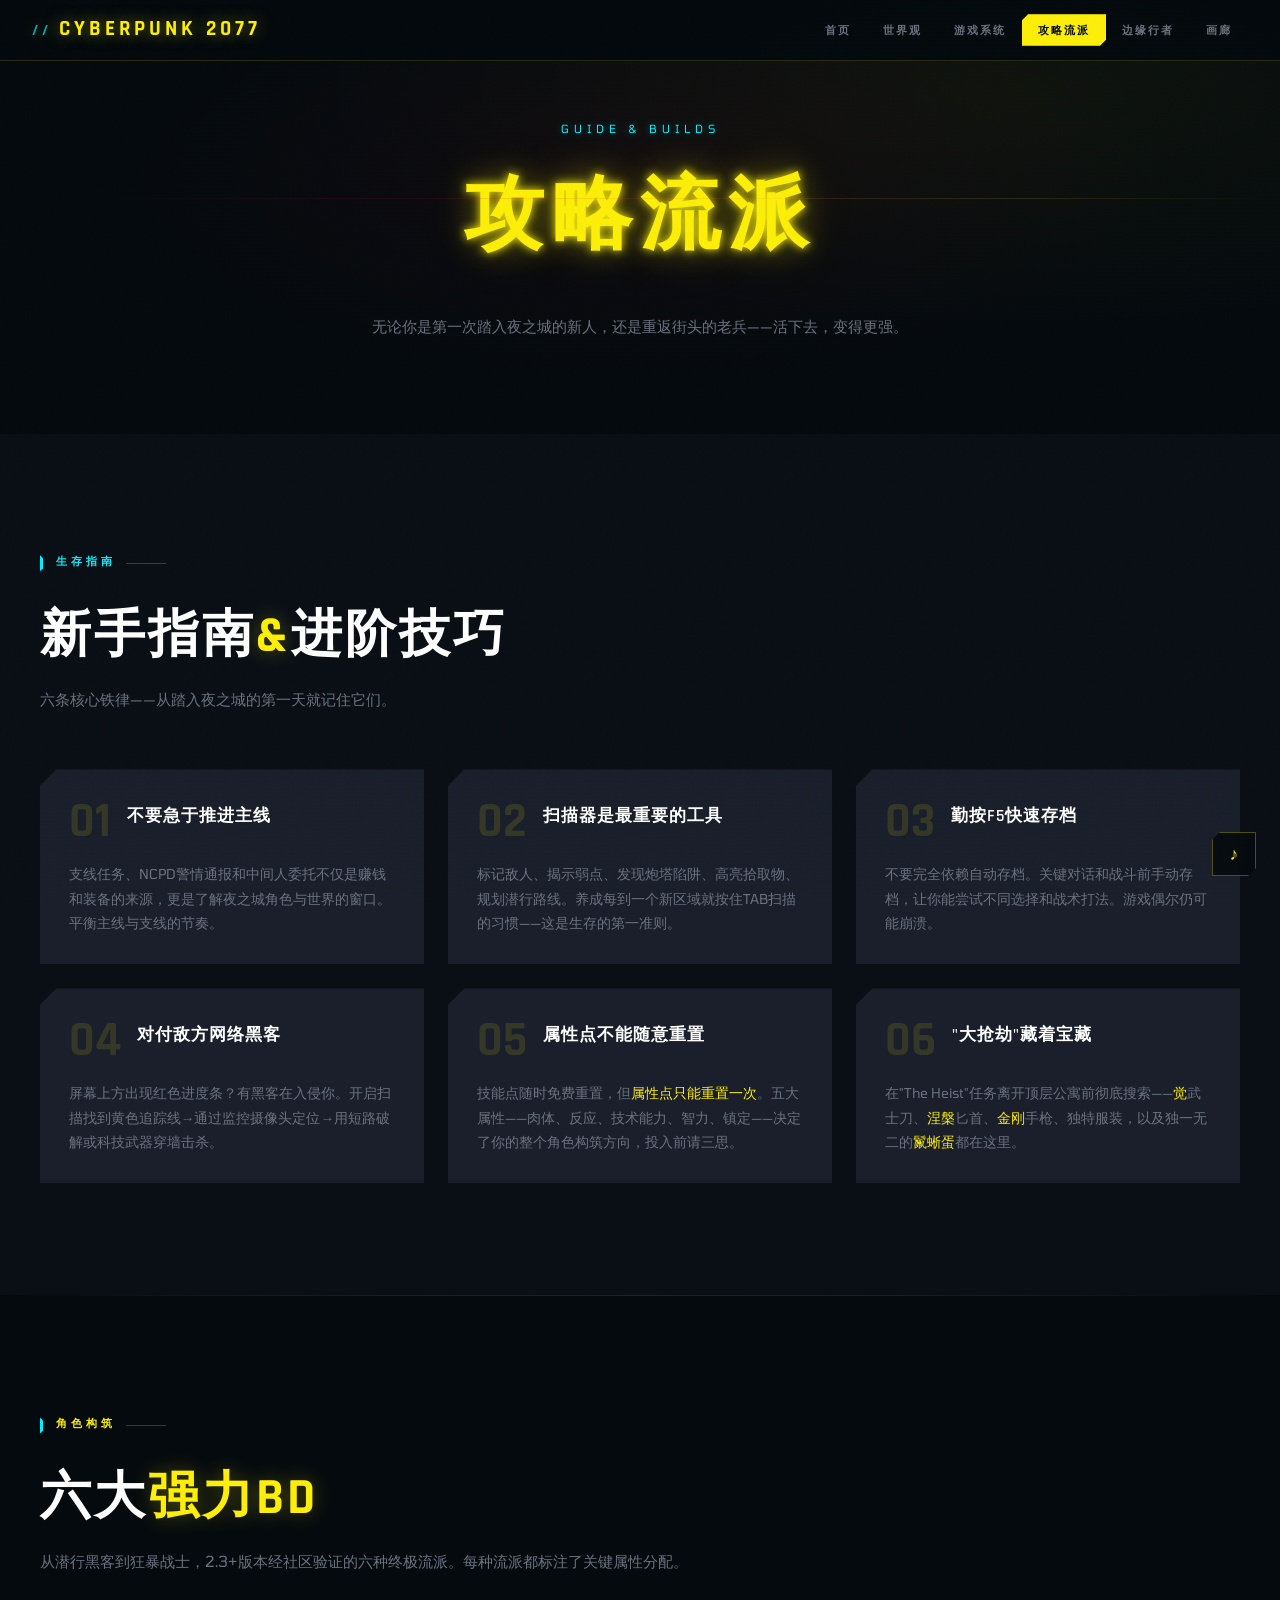
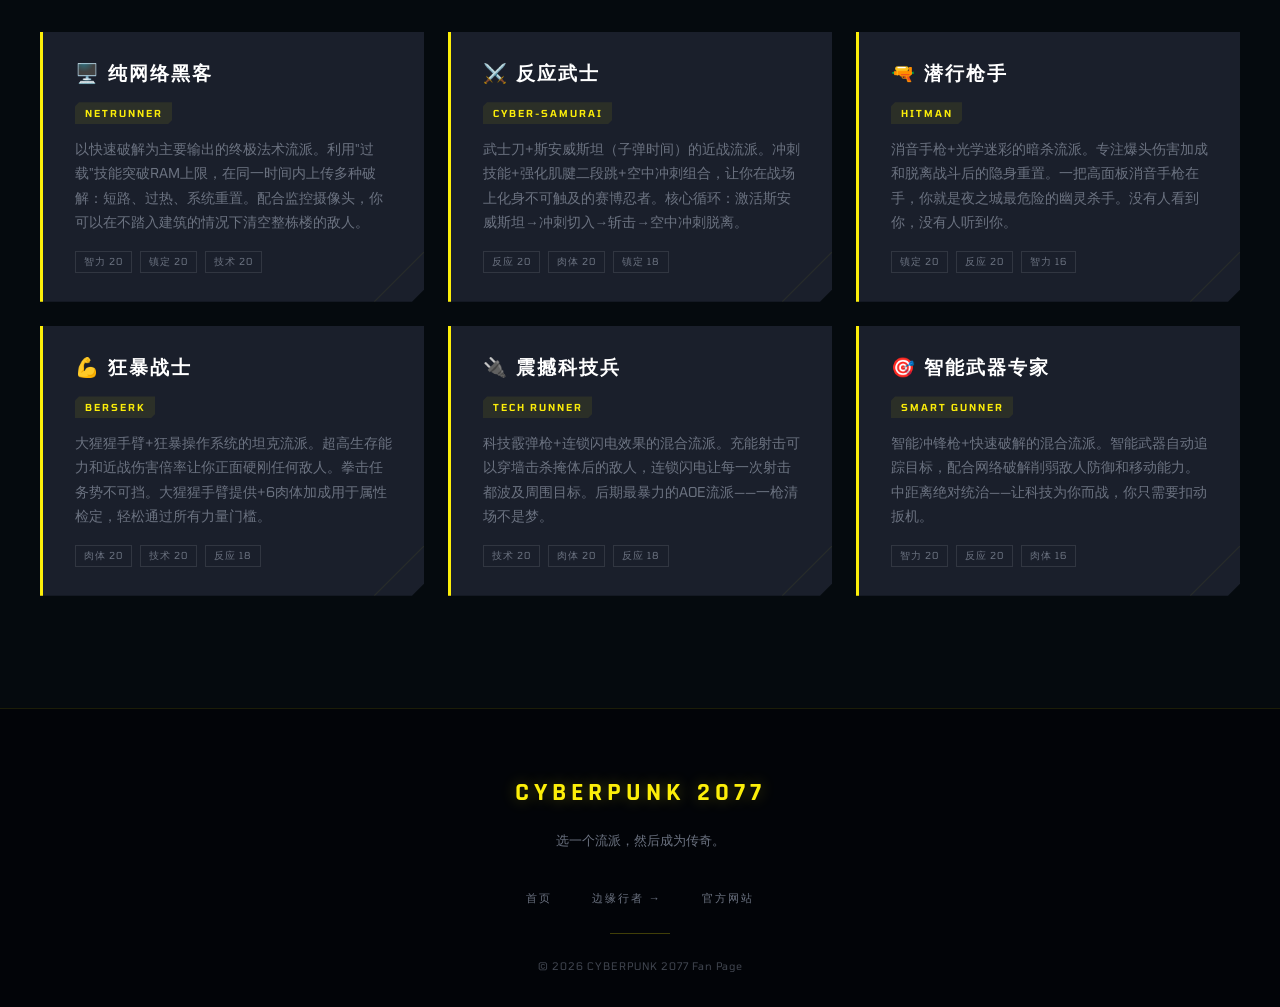
<file: 赛博朋克/guide.html>
<!DOCTYPE html>
<html lang="zh-CN">
<head>
    <meta charset="UTF-8"><meta name="viewport" content="width=device-width, initial-scale=1.0">
    <title>攻略流派 — CYBERPUNK 2077</title>
    <link rel="preconnect" href="https://fonts.googleapis.com"><link rel="preconnect" href="https://fonts.gstatic.com" crossorigin>
    <link href="https://fonts.googleapis.com/css2?family=Tomorrow:wght@300;400;600;700;900&family=Rajdhani:wght@400;500;600;700&display=swap" rel="stylesheet">
    <link rel="stylesheet" href="css/cyberpunk.css">
    <style>
        .page-hero{background:radial-gradient(ellipse at 50% 40%,rgba(255,0,60,.04),transparent 60%),radial-gradient(ellipse at 80% 20%,rgba(252,238,9,.04),transparent 50%),var(--black)}
        .guide-grid{display:grid;grid-template-columns:repeat(auto-fit,minmax(340px,1fr));gap:1.5rem}
        .guide-card{background:var(--dark-grey);clip-path:polygon(0 16px,16px 0,100% 0,100% 100%,0 100%,0 calc(100% - 16px));padding:1.8rem;transition:.4s;cursor:default}
        .guide-card:hover{background:#1e2532;box-shadow:0 0 30px rgba(252,238,9,.05),0 10px 40px rgba(0,0,0,.5);transform:translateY(-3px)}
        .guide-hd{display:flex;align-items:flex-start;gap:1rem;margin-bottom:1rem}
        .guide-num{font-family:var(--font-tech);font-size:3rem;font-weight:900;color:rgba(252,238,9,.12);line-height:1;flex-shrink:0}
        .guide-card h3{font-family:var(--font-tech);font-size:1.05rem;font-weight:600;letter-spacing:1px;color:#fff;text-transform:uppercase;padding-top:.3rem}
        .guide-card p{color:var(--grey);font-size:.85rem;line-height:1.8}
        .guide-card p .em{color:var(--yellow)}
        .build-grid{display:grid;grid-template-columns:repeat(auto-fit,minmax(330px,1fr));gap:1.5rem}
        .build-card{background:var(--dark-grey);clip-path:polygon(0 0,100% 0,100% calc(100% - 12px),calc(100% - 12px) 100%,0 100%);padding:1.8rem 2rem;border-left:3px solid var(--yellow);transition:.4s;position:relative;cursor:default}
        .build-card::after{content:'';position:absolute;bottom:0;right:0;width:50px;height:50px;background:linear-gradient(135deg,transparent calc(50% - 1px),rgba(252,238,9,.06) 50%,transparent calc(50% + 1px))}
        .build-card:hover{transform:translateX(6px);box-shadow:0 0 30px rgba(252,238,9,.06),0 10px 40px rgba(0,0,0,.5);background:#1e2532}
        .build-card h3{font-family:var(--font-tech);font-size:1.2rem;font-weight:600;letter-spacing:2px;color:#fff;text-transform:uppercase;margin-bottom:.4rem}
        .build-type{display:inline-block;font-family:var(--font-ui);font-size:.6rem;font-weight:600;letter-spacing:2px;color:var(--yellow);text-transform:uppercase;padding:.2rem .6rem;background:rgba(252,238,9,.08);margin-bottom:.8rem;clip-path:polygon(4px 0,100% 0,100% calc(100% - 4px),calc(100% - 4px) 100%,0 100%,0 4px)}
        .build-card p{color:var(--grey);font-size:.85rem;line-height:1.8}
        .build-attrs{display:flex;flex-wrap:wrap;gap:.5rem;margin-top:1rem}
        .build-attrs span{font-family:var(--font-ui);font-size:.6rem;letter-spacing:1px;color:var(--grey);padding:.15rem .5rem;border:1px solid rgba(255,255,255,.1);text-transform:uppercase}
    </style>
</head>
<body>
    <canvas id="fragmentCanvas"></canvas><div class="glitch-blocks" id="glitchBlocks"></div>
    <div class="rgb-bar" style="top:22%;left:0;width:100%;background:linear-gradient(90deg,transparent,rgba(255,0,60,.12) 40%,rgba(252,238,9,.12) 80%,transparent)"></div>
    <div class="noise-overlay"></div>
    <div class="music-player"><span class="music-label">AMBIENT</span><button class="music-btn" id="musicBtn"><span class="icon">♪</span></button></div>

    <nav class="nav" id="nav"><div class="nav-inner">
        <a href="index.html" class="nav-logo">CYBERPUNK 2077</a>
        <div class="menu-toggle" id="menuBtn"><span></span><span></span><span></span></div>
        <ul class="nav-links" id="navMenu">
            <li><a href="index.html">首页</a></li><li><a href="world.html">世界观</a></li><li><a href="game.html">游戏系统</a></li><li><a href="guide.html">攻略流派</a></li><li><a href="edgerunners.html">边缘行者</a></li><li><a href="gallery.html">画廊</a></li>
        </ul>
    </div></nav>

    <section class="page-hero">
        <div class="page-subtitle">GUIDE & BUILDS</div>
        <h1 class="glitch" data-text="攻略流派" style="font-size:clamp(2.5rem,7vw,5rem)">攻略流派</h1>
        <p style="color:var(--grey);max-width:600px;margin:2rem auto 0;font-size:.95rem">无论你是第一次踏入夜之城的新人，还是重返街头的老兵——活下去，变得更强。</p>
    </section>

    <!-- Tips -->
    <section class="section bg-alt">
        <div class="container">
            <div class="sec-tag">生存指南</div><h2 class="sec-title">新手指南<span class="hl">&</span>进阶技巧</h2>
            <p class="sec-desc">六条核心铁律——从踏入夜之城的第一天就记住它们。</p>
            <div class="guide-grid">
                <div class="guide-card reveal"><div class="guide-hd"><div class="guide-num">01</div><h3>不要急于推进主线</h3></div><p>支线任务、NCPD警情通报和中间人委托不仅是赚钱和装备的来源，更是了解夜之城角色与世界的窗口。平衡主线与支线的节奏。</p></div>
                <div class="guide-card reveal"><div class="guide-hd"><div class="guide-num">02</div><h3>扫描器是最重要的工具</h3></div><p>标记敌人、揭示弱点、发现炮塔陷阱、高亮拾取物、规划潜行路线。养成每到一个新区域就按住TAB扫描的习惯——这是生存的第一准则。</p></div>
                <div class="guide-card reveal"><div class="guide-hd"><div class="guide-num">03</div><h3>勤按F5快速存档</h3></div><p>不要完全依赖自动存档。关键对话和战斗前手动存档，让你能尝试不同选择和战术打法。游戏偶尔仍可能崩溃。</p></div>
                <div class="guide-card reveal"><div class="guide-hd"><div class="guide-num">04</div><h3>对付敌方网络黑客</h3></div><p>屏幕上方出现红色进度条？有黑客在入侵你。开启扫描找到黄色追踪线→通过监控摄像头定位→用短路破解或科技武器穿墙击杀。</p></div>
                <div class="guide-card reveal"><div class="guide-hd"><div class="guide-num">05</div><h3>属性点不能随意重置</h3></div><p>技能点随时免费重置，但<span class="em">属性点只能重置一次</span>。五大属性——肉体、反应、技术能力、智力、镇定——决定了你的整个角色构筑方向，投入前请三思。</p></div>
                <div class="guide-card reveal"><div class="guide-hd"><div class="guide-num">06</div><h3>"大抢劫"藏着宝藏</h3></div><p>在"The Heist"任务离开顶层公寓前彻底搜索——<span class="em">觉</span>武士刀、<span class="em">涅槃</span>匕首、<span class="em">金刚</span>手枪、独特服装，以及独一无二的<span class="em">鬣蜥蛋</span>都在这里。</p></div>
            </div>
        </div>
    </section>

    <div class="section-divider"></div>

    <!-- Builds -->
    <section class="section bg-dark">
        <div class="container">
            <div class="sec-tag" style="color:var(--yellow)">角色构筑</div><h2 class="sec-title">六大<span class="hl">强力BD</span></h2>
            <p class="sec-desc">从潜行黑客到狂暴战士，2.3+版本经社区验证的六种终极流派。每种流派都标注了关键属性分配。</p>
            <div class="build-grid">
                <div class="build-card reveal"><h3>🖥️ 纯网络黑客</h3><span class="build-type">NETRUNNER</span><p>以快速破解为主要输出的终极法术流派。利用"过载"技能突破RAM上限，在同一时间内上传多种破解：短路、过热、系统重置。配合监控摄像头，你可以在不踏入建筑的情况下清空整栋楼的敌人。</p><div class="build-attrs"><span>智力 20</span><span>镇定 20</span><span>技术 20</span></div></div>
                <div class="build-card reveal"><h3>⚔️ 反应武士</h3><span class="build-type">CYBER-SAMURAI</span><p>武士刀+斯安威斯坦（子弹时间）的近战流派。冲刺技能+强化肌腱二段跳+空中冲刺组合，让你在战场上化身不可触及的赛博忍者。核心循环：激活斯安威斯坦→冲刺切入→斩击→空中冲刺脱离。</p><div class="build-attrs"><span>反应 20</span><span>肉体 20</span><span>镇定 18</span></div></div>
                <div class="build-card reveal"><h3>🔫 潜行枪手</h3><span class="build-type">HITMAN</span><p>消音手枪+光学迷彩的暗杀流派。专注爆头伤害加成和脱离战斗后的隐身重置。一把高面板消音手枪在手，你就是夜之城最危险的幽灵杀手。没有人看到你，没有人听到你。</p><div class="build-attrs"><span>镇定 20</span><span>反应 20</span><span>智力 16</span></div></div>
                <div class="build-card reveal"><h3>💪 狂暴战士</h3><span class="build-type">BERSERK</span><p>大猩猩手臂+狂暴操作系统的坦克流派。超高生存能力和近战伤害倍率让你正面硬刚任何敌人。拳击任务势不可挡。大猩猩手臂提供+6肉体加成用于属性检定，轻松通过所有力量门槛。</p><div class="build-attrs"><span>肉体 20</span><span>技术 20</span><span>反应 18</span></div></div>
                <div class="build-card reveal"><h3>🔌 震撼科技兵</h3><span class="build-type">TECH RUNNER</span><p>科技霰弹枪+连锁闪电效果的混合流派。充能射击可以穿墙击杀掩体后的敌人，连锁闪电让每一次射击都波及周围目标。后期最暴力的AOE流派——一枪清场不是梦。</p><div class="build-attrs"><span>技术 20</span><span>肉体 20</span><span>反应 18</span></div></div>
                <div class="build-card reveal"><h3>🎯 智能武器专家</h3><span class="build-type">SMART GUNNER</span><p>智能冲锋枪+快速破解的混合流派。智能武器自动追踪目标，配合网络破解削弱敌人防御和移动能力。中距离绝对统治——让科技为你而战，你只需要扣动扳机。</p><div class="build-attrs"><span>智力 20</span><span>反应 20</span><span>肉体 16</span></div></div>
            </div>
        </div>
    </section>

    <footer class="footer"><div class="footer-logo">CYBERPUNK 2077</div><p class="footer-desc">选一个流派，然后成为传奇。</p><ul class="footer-links"><li><a href="index.html">首页</a></li><li><a href="edgerunners.html">边缘行者 →</a></li><li><a href="https://www.cyberpunk.net" target="_blank" rel="noopener">官方网站</a></li></ul><div class="footer-div"></div><p class="copyright">© 2026 CYBERPUNK 2077 Fan Page</p></footer>
    <script src="js/cyberpunk.js"></script>
</body>
</html>
</file>
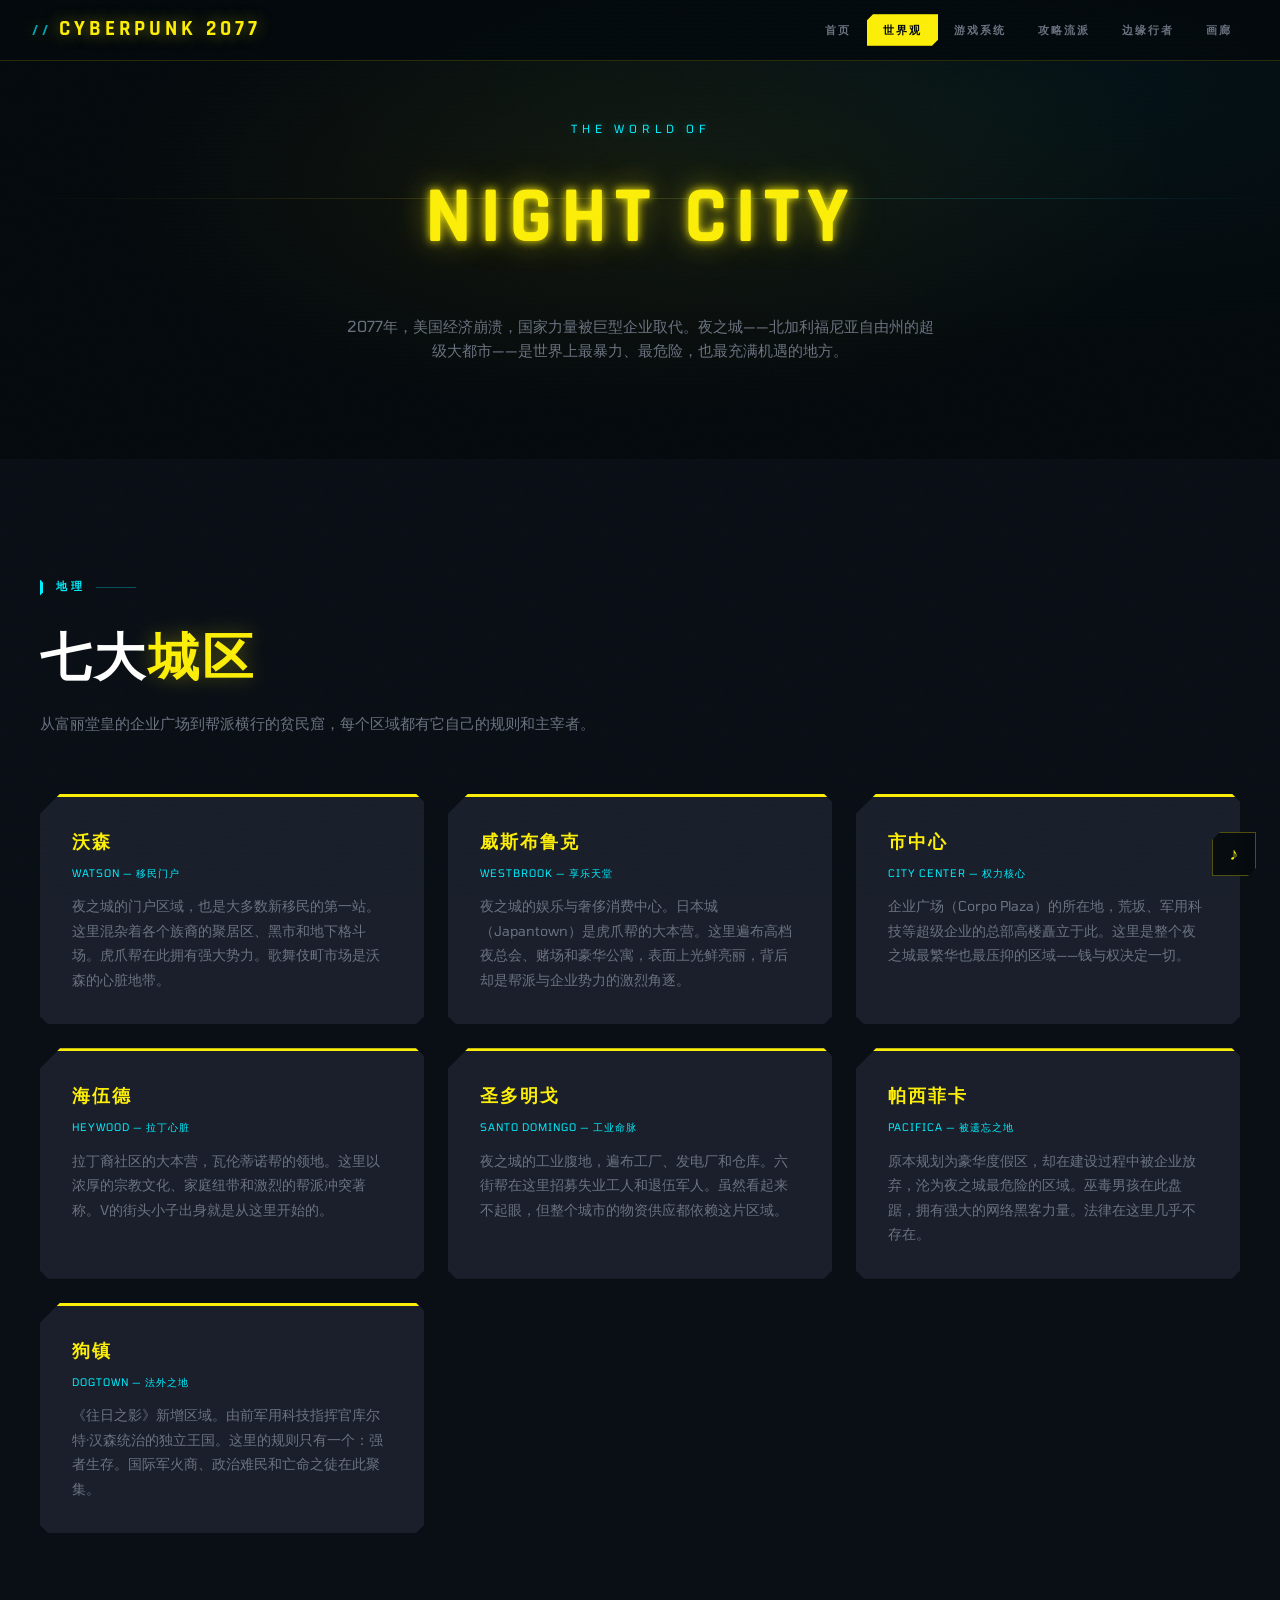
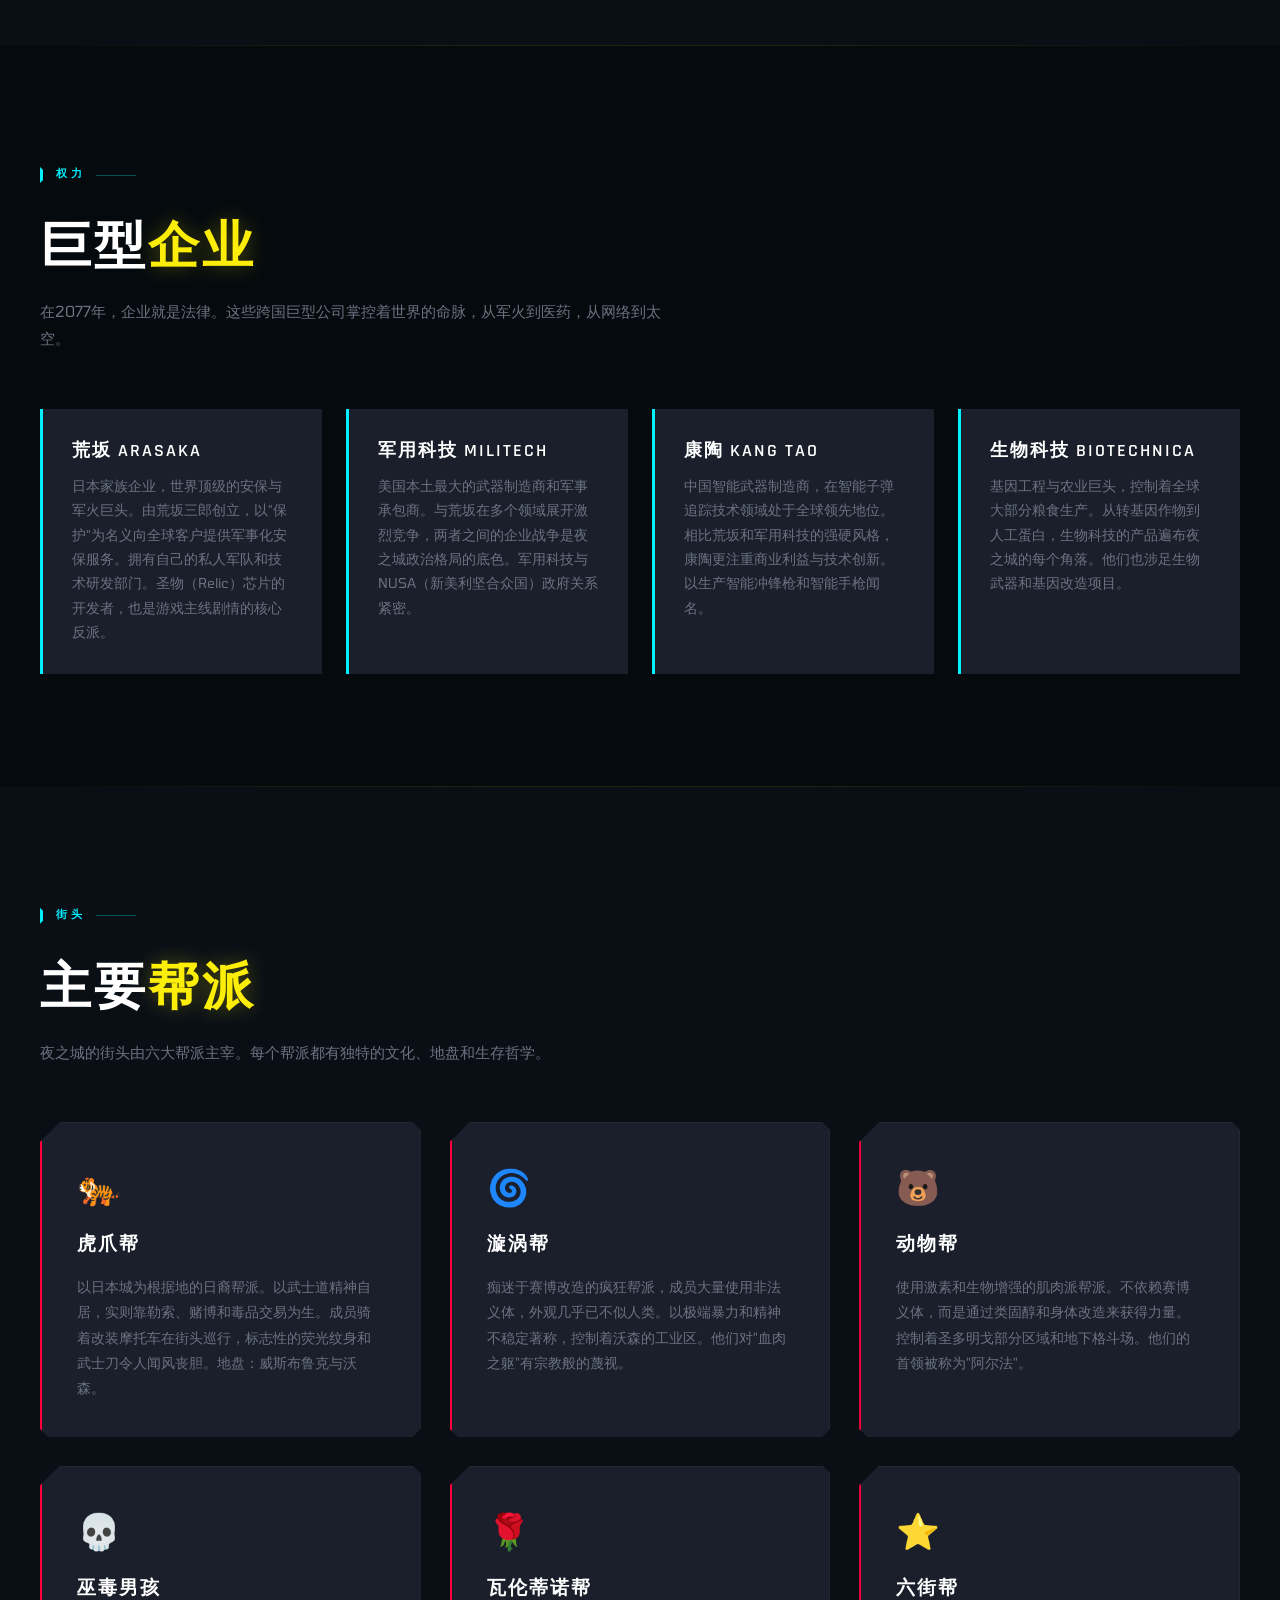
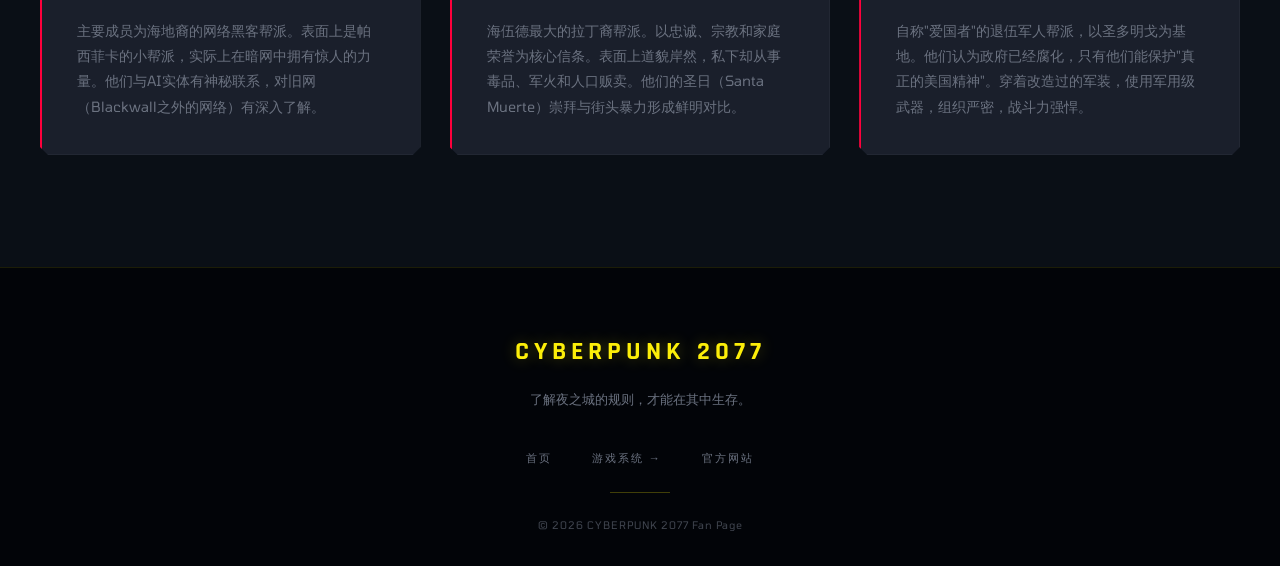
<file: 赛博朋克/world.html>
<!DOCTYPE html>
<html lang="zh-CN">
<head>
    <meta charset="UTF-8"><meta name="viewport" content="width=device-width, initial-scale=1.0">
    <title>世界观 — CYBERPUNK 2077</title>
    <link rel="preconnect" href="https://fonts.googleapis.com"><link rel="preconnect" href="https://fonts.gstatic.com" crossorigin>
    <link href="https://fonts.googleapis.com/css2?family=Tomorrow:wght@300;400;600;700;900&family=Rajdhani:wght@400;500;600;700&display=swap" rel="stylesheet">
    <link rel="stylesheet" href="css/cyberpunk.css">
    <style>
        .page-hero{background:radial-gradient(ellipse at 50% 40%,rgba(252,238,9,.06),transparent 60%),radial-gradient(ellipse at 80% 20%,rgba(0,240,255,.04),transparent 50%),var(--black)}
        .district-grid{display:grid;grid-template-columns:repeat(auto-fit,minmax(300px,1fr));gap:1.5rem}
        .district-card{background:var(--dark-grey);clip-path:polygon(0 20px,20px 0,calc(100% - 8px) 0,100% 8px,100% calc(100% - 8px),calc(100% - 8px) 100%,8px 100%,0 calc(100% - 8px));padding:2rem;transition:.4s;cursor:default;border-top:3px solid var(--yellow)}
        .district-card:hover{background:#1e2532;transform:translateY(-4px);box-shadow:0 20px 50px rgba(0,0,0,.5)}
        .district-card h4{font-family:var(--font-tech);font-size:1.1rem;font-weight:600;letter-spacing:2px;color:var(--yellow);text-transform:uppercase;margin-bottom:.5rem}
        .district-card .d-loc{font-size:.65rem;letter-spacing:1px;color:var(--cyan);text-transform:uppercase;margin-bottom:.8rem}
        .district-card p{color:var(--grey);font-size:.85rem;line-height:1.8}

        .corp-grid{display:grid;grid-template-columns:repeat(auto-fit,minmax(280px,1fr));gap:1.5rem}
        .corp-card{background:var(--dark-grey);clip-path:polygon(0 16px,16px 0,100% 0,100% calc(100% - 0),calc(100% - 0) 100%,0 100%,0 calc(100% - 16px));padding:1.8rem;transition:.4s;cursor:default;border-left:3px solid var(--cyan)}
        .corp-card:hover{background:#1e2532;transform:translateX(4px);box-shadow:0 0 30px rgba(0,240,255,.06)}
        .corp-card h4{font-family:var(--font-tech);font-size:1.1rem;font-weight:600;letter-spacing:2px;color:#fff;text-transform:uppercase}
        .corp-card p{color:var(--grey);font-size:.85rem;line-height:1.8;margin-top:.5rem}

        .gang-row{display:flex;flex-wrap:wrap;gap:.6rem;margin-top:1rem}
        .gang-tag{font-family:var(--font-ui);font-size:.6rem;letter-spacing:1px;padding:.3rem .8rem;clip-path:polygon(4px 0,100% 0,100% calc(100% - 4px),calc(100% - 4px) 100%,0 100%,0 4px);color:var(--red);border:1px solid rgba(255,0,60,.25);transition:.3s;cursor:default}
        .gang-tag:hover{background:rgba(255,0,60,.08);box-shadow:0 0 10px rgba(255,0,60,.2)}
    </style>
</head>
<body>
    <canvas id="fragmentCanvas"></canvas><div class="glitch-blocks" id="glitchBlocks"></div>
    <div class="rgb-bar" style="top:22%;left:0;width:100%;background:linear-gradient(90deg,transparent,rgba(252,238,9,.15) 40%,rgba(0,240,255,.15) 80%,transparent)"></div>
    <div class="noise-overlay"></div>
    <div class="music-player"><span class="music-label">AMBIENT</span><button class="music-btn" id="musicBtn"><span class="icon">♪</span></button></div>

    <nav class="nav" id="nav"><div class="nav-inner">
        <a href="index.html" class="nav-logo">CYBERPUNK 2077</a>
        <div class="menu-toggle" id="menuBtn"><span></span><span></span><span></span></div>
        <ul class="nav-links" id="navMenu">
            <li><a href="index.html">首页</a></li><li><a href="world.html">世界观</a></li><li><a href="game.html">游戏系统</a></li><li><a href="guide.html">攻略流派</a></li><li><a href="edgerunners.html">边缘行者</a></li><li><a href="gallery.html">画廊</a></li>
        </ul>
    </div></nav>

    <section class="page-hero">
        <div class="page-subtitle">THE WORLD OF</div>
        <h1 class="glitch" data-text="NIGHT CITY" style="font-size:clamp(2.5rem,7vw,5rem)">NIGHT CITY</h1>
        <p style="color:var(--grey);max-width:600px;margin:2rem auto 0;font-size:.95rem">2077年，美国经济崩溃，国家力量被巨型企业取代。夜之城——北加利福尼亚自由州的超级大都市——是世界上最暴力、最危险，也最充满机遇的地方。</p>
    </section>

    <!-- Districts -->
    <section class="section bg-alt">
        <div class="container">
            <div class="sec-tag">地理</div><h2 class="sec-title">七大<span class="hl">城区</span></h2>
            <p class="sec-desc">从富丽堂皇的企业广场到帮派横行的贫民窟，每个区域都有它自己的规则和主宰者。</p>
            <div class="district-grid">
                <div class="district-card reveal"><h4>沃森</h4><div class="d-loc">WATSON — 移民门户</div><p>夜之城的门户区域，也是大多数新移民的第一站。这里混杂着各个族裔的聚居区、黑市和地下格斗场。虎爪帮在此拥有强大势力。歌舞伎町市场是沃森的心脏地带。</p></div>
                <div class="district-card reveal"><h4>威斯布鲁克</h4><div class="d-loc">WESTBROOK — 享乐天堂</div><p>夜之城的娱乐与奢侈消费中心。日本城（Japantown）是虎爪帮的大本营。这里遍布高档夜总会、赌场和豪华公寓，表面上光鲜亮丽，背后却是帮派与企业势力的激烈角逐。</p></div>
                <div class="district-card reveal"><h4>市中心</h4><div class="d-loc">CITY CENTER — 权力核心</div><p>企业广场（Corpo Plaza）的所在地，荒坂、军用科技等超级企业的总部高楼矗立于此。这里是整个夜之城最繁华也最压抑的区域——钱与权决定一切。</p></div>
                <div class="district-card reveal"><h4>海伍德</h4><div class="d-loc">HEYWOOD — 拉丁心脏</div><p>拉丁裔社区的大本营，瓦伦蒂诺帮的领地。这里以浓厚的宗教文化、家庭纽带和激烈的帮派冲突著称。V的街头小子出身就是从这里开始的。</p></div>
                <div class="district-card reveal"><h4>圣多明戈</h4><div class="d-loc">SANTO DOMINGO — 工业命脉</div><p>夜之城的工业腹地，遍布工厂、发电厂和仓库。六街帮在这里招募失业工人和退伍军人。虽然看起来不起眼，但整个城市的物资供应都依赖这片区域。</p></div>
                <div class="district-card reveal"><h4>帕西菲卡</h4><div class="d-loc">PACIFICA — 被遗忘之地</div><p>原本规划为豪华度假区，却在建设过程中被企业放弃，沦为夜之城最危险的区域。巫毒男孩在此盘踞，拥有强大的网络黑客力量。法律在这里几乎不存在。</p></div>
                <div class="district-card reveal"><h4>狗镇</h4><div class="d-loc">DOGTOWN — 法外之地</div><p>《往日之影》新增区域。由前军用科技指挥官库尔特·汉森统治的独立王国。这里的规则只有一个：强者生存。国际军火商、政治难民和亡命之徒在此聚集。</p></div>
            </div>
        </div>
    </section>

    <div class="section-divider"></div>

    <!-- Corporations -->
    <section class="section bg-dark">
        <div class="container">
            <div class="sec-tag">权力</div><h2 class="sec-title">巨型<span class="hl">企业</span></h2>
            <p class="sec-desc">在2077年，企业就是法律。这些跨国巨型公司掌控着世界的命脉，从军火到医药，从网络到太空。</p>
            <div class="corp-grid">
                <div class="corp-card reveal"><h4>荒坂 Arasaka</h4><p>日本家族企业，世界顶级的安保与军火巨头。由荒坂三郎创立，以"保护"为名义向全球客户提供军事化安保服务。拥有自己的私人军队和技术研发部门。圣物（Relic）芯片的开发者，也是游戏主线剧情的核心反派。</p></div>
                <div class="corp-card reveal"><h4>军用科技 Militech</h4><p>美国本土最大的武器制造商和军事承包商。与荒坂在多个领域展开激烈竞争，两者之间的企业战争是夜之城政治格局的底色。军用科技与NUSA（新美利坚合众国）政府关系紧密。</p></div>
                <div class="corp-card reveal"><h4>康陶 Kang Tao</h4><p>中国智能武器制造商，在智能子弹追踪技术领域处于全球领先地位。相比荒坂和军用科技的强硬风格，康陶更注重商业利益与技术创新。以生产智能冲锋枪和智能手枪闻名。</p></div>
                <div class="corp-card reveal"><h4>生物科技 Biotechnica</h4><p>基因工程与农业巨头，控制着全球大部分粮食生产。从转基因作物到人工蛋白，生物科技的产品遍布夜之城的每个角落。他们也涉足生物武器和基因改造项目。</p></div>
            </div>
        </div>
    </section>

    <div class="section-divider"></div>

    <!-- Gangs -->
    <section class="section bg-alt">
        <div class="container">
            <div class="sec-tag">街头</div><h2 class="sec-title">主要<span class="hl">帮派</span></h2>
            <p class="sec-desc">夜之城的街头由六大帮派主宰。每个帮派都有独特的文化、地盘和生存哲学。</p>
            <div class="card-grid">
                <div class="card accent-r reveal"><div class="card-icon">🐅</div><h3>虎爪帮</h3><p>以日本城为根据地的日裔帮派。以武士道精神自居，实则靠勒索、赌博和毒品交易为生。成员骑着改装摩托车在街头巡行，标志性的荧光纹身和武士刀令人闻风丧胆。地盘：威斯布鲁克与沃森。</p></div>
                <div class="card accent-r reveal"><div class="card-icon">🌀</div><h3>漩涡帮</h3><p>痴迷于赛博改造的疯狂帮派，成员大量使用非法义体，外观几乎已不似人类。以极端暴力和精神不稳定著称，控制着沃森的工业区。他们对"血肉之躯"有宗教般的蔑视。</p></div>
                <div class="card accent-r reveal"><div class="card-icon">🐻</div><h3>动物帮</h3><p>使用激素和生物增强的肌肉派帮派。不依赖赛博义体，而是通过类固醇和身体改造来获得力量。控制着圣多明戈部分区域和地下格斗场。他们的首领被称为"阿尔法"。</p></div>
                <div class="card accent-r reveal"><div class="card-icon">💀</div><h3>巫毒男孩</h3><p>主要成员为海地裔的网络黑客帮派。表面上是帕西菲卡的小帮派，实际上在暗网中拥有惊人的力量。他们与AI实体有神秘联系，对旧网（Blackwall之外的网络）有深入了解。</p></div>
                <div class="card accent-r reveal"><div class="card-icon">🌹</div><h3>瓦伦蒂诺帮</h3><p>海伍德最大的拉丁裔帮派。以忠诚、宗教和家庭荣誉为核心信条。表面上道貌岸然，私下却从事毒品、军火和人口贩卖。他们的圣日（Santa Muerte）崇拜与街头暴力形成鲜明对比。</p></div>
                <div class="card accent-r reveal"><div class="card-icon">⭐</div><h3>六街帮</h3><p>自称"爱国者"的退伍军人帮派，以圣多明戈为基地。他们认为政府已经腐化，只有他们能保护"真正的美国精神"。穿着改造过的军装，使用军用级武器，组织严密，战斗力强悍。</p></div>
            </div>
        </div>
    </section>

    <footer class="footer"><div class="footer-logo">CYBERPUNK 2077</div><p class="footer-desc">了解夜之城的规则，才能在其中生存。</p><ul class="footer-links"><li><a href="index.html">首页</a></li><li><a href="game.html">游戏系统 →</a></li><li><a href="https://www.cyberpunk.net" target="_blank" rel="noopener">官方网站</a></li></ul><div class="footer-div"></div><p class="copyright">© 2026 CYBERPUNK 2077 Fan Page</p></footer>
    <script src="js/cyberpunk.js"></script>
</body>
</html>
</file>
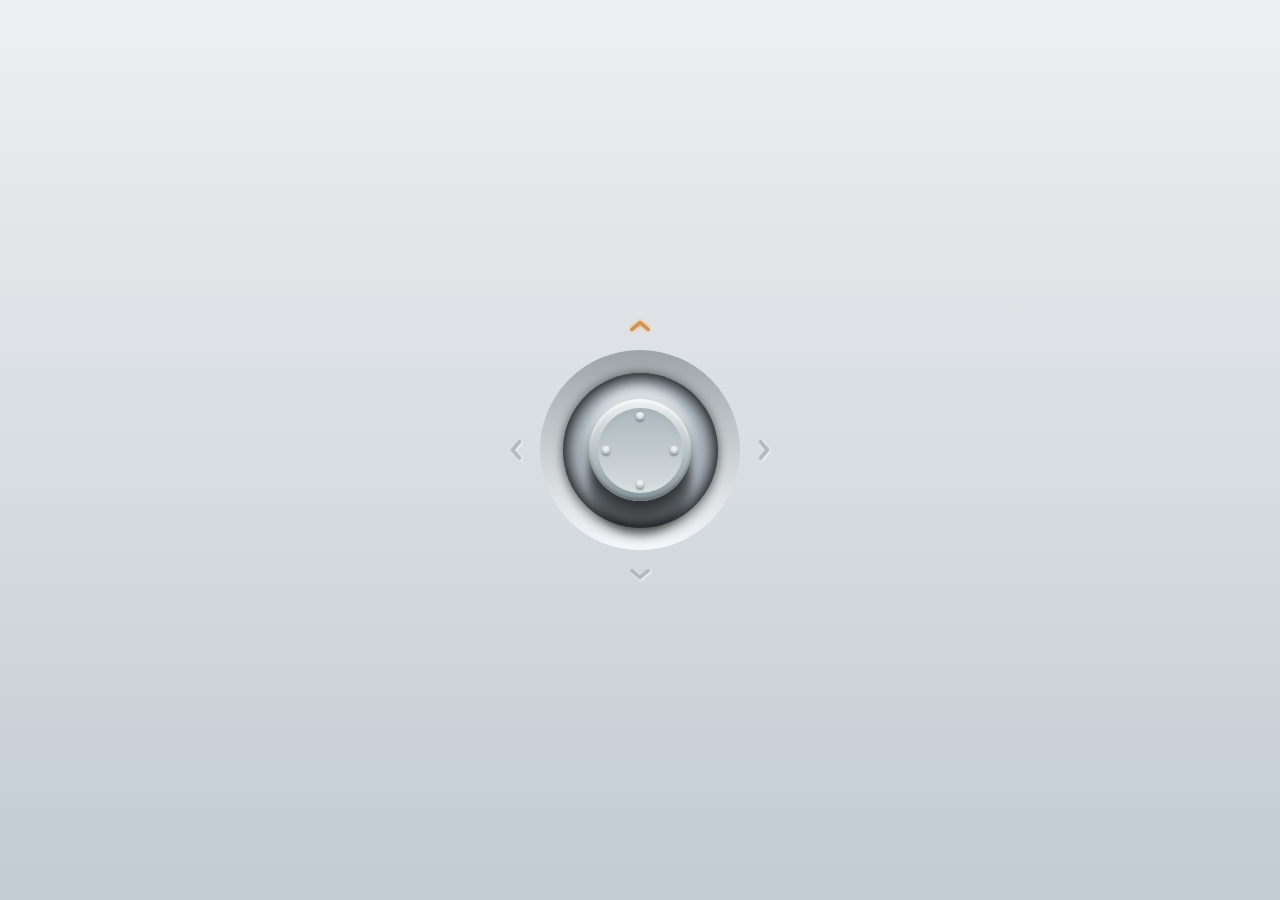
<file: JavaScrip/拟真旋钮/摇杆.html>
<!DOCTYPE html>
<html lang="en">
<head>
    <meta charset="UTF-8">
    <title></title>

    <meta name="viewport" content="width=device-width, initial-scale=1.0">

    <link href="旋钮.css" rel="stylesheet">
</head>
<body>
    <div class="touch">
        <div class="t1"></div>
        <div class="t2"></div>
        <div class="t3"></div>
        <div class="t4"></div>
    </div>

    <div class="container">
        <div class="around">
            <div class="handle">
                <div class="button-wrapper">
                    <div class="inside">
                        <div class="dot"></div>
                        <div class="dot"></div>
                        <div class="dot"></div>
                        <div class="dot"></div>
                    </div>
                </div>
            </div>
        </div>

        <svg class="icon active" viewBox="0 0 1024 1024"><path d="M512 330.666667c14.933333 0 29.866667 4.266667 40.533333 14.933333l277.33333399 234.666667c27.733333 23.466667 29.866667 64 8.53333301 89.6-23.466667 27.733333-64 29.866667-89.6 8.53333299L512 477.866667l-236.8 200.53333299c-27.733333 23.466667-68.266667 19.19999999-89.6-8.53333299-23.466667-27.733333-19.19999999-68.266667 8.53333301-89.6l277.33333399-234.666667c10.666667-10.666667 25.6-14.933333 40.533333-14.933333z"></path></svg>
        <svg class="icon" viewBox="0 0 200 200" fill="none" xmlns="http://www.w3.org/2000/svg">
            <path d="M135.417 100C135.417 102.917 134.583 105.833 132.5 107.917L86.6667 162.083C82.0833 167.5 74.1667 167.917 69.1667 163.75C63.75 159.167 63.3333 151.25 67.5 146.25L106.667 100L67.5 53.75C62.9167 48.3333 63.75 40.4167 69.1667 36.25C74.5833 31.6667 82.5 32.5 86.6667 37.9167L132.5 92.0833C134.583 94.1667 135.417 97.0833 135.417 100Z"/>
        </svg>
        <svg class="icon" viewBox="0 0 200 200" fill="none" xmlns="http://www.w3.org/2000/svg">
            <path d="M100 135.417C97.0833 135.417 94.1667 134.583 92.0833 132.5L37.9167 86.6667C32.5 82.0833 32.0833 74.1667 36.25 69.1667C40.8333 63.75 48.75 63.3333 53.75 67.5L100 106.667L146.25 67.5C151.667 62.9167 159.583 63.75 163.75 69.1667C168.333 74.5833 167.5 82.5 162.083 86.6667L107.917 132.5C105.833 134.583 102.917 135.417 100 135.417Z"/>
        </svg>
        <svg class="icon" viewBox="0 0 200 200" fill="none" xmlns="http://www.w3.org/2000/svg">
            <path d="M64.5833 100C64.5833 97.0833 65.4167 94.1667 67.5 92.0833L113.333 37.9167C117.917 32.5 125.833 32.0833 130.833 36.25C136.25 40.8333 136.667 48.75 132.5 53.75L93.3333 100L132.5 146.25C137.083 151.667 136.25 159.583 130.833 163.75C125.417 168.333 117.5 167.5 113.333 162.083L67.5 107.917C65.4167 105.833 64.5833 102.917 64.5833 100Z"/>
        </svg>
    </div>
</body>
</html>
</file>
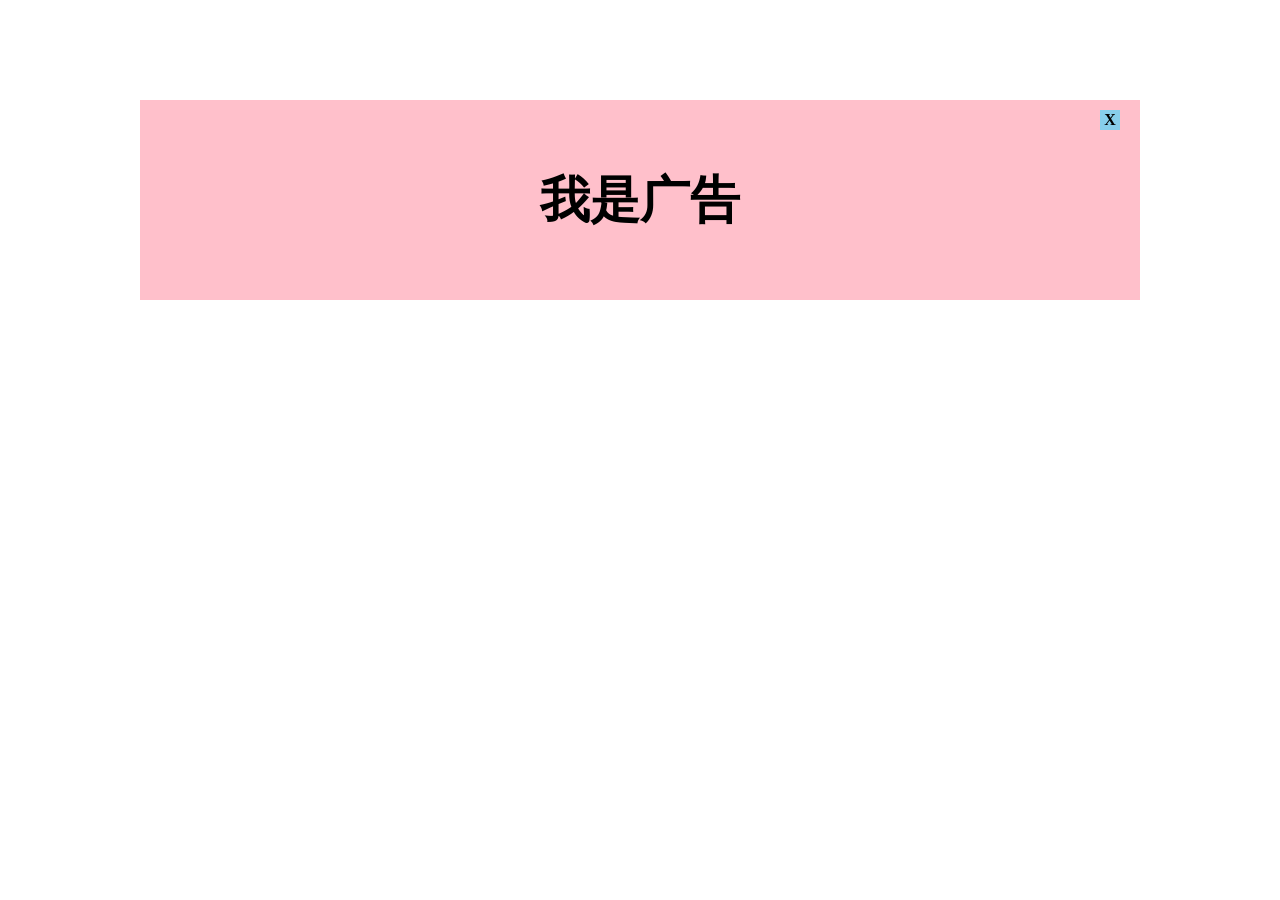
<file: JavaScrip/涵得模块库/03-点击关闭.html>
<!DOCTYPE html>
<html lang="en">

<head>
  <meta charset="UTF-8">
  <meta http-equiv="X-UA-Compatible" content="IE=edge">
  <meta name="viewport" content="width=device-width, initial-scale=1.0">
  <title>Document</title>
  <style>
    .box {
      position: relative;
      width: 1000px;
      height: 200px;
      background-color: pink;
      margin: 100px auto;
      text-align: center;
      font-size: 50px;
      line-height: 200px;
      font-weight: 700;
    }

    .box1 {
      position: absolute;
      right: 20px;
      top: 10px;
      width: 20px;
      height: 20px;
      background-color: skyblue;
      text-align: center;
      line-height: 20px;
      font-size: 16px;
      cursor: pointer;
    }
  </style>
</head>

<body>
  <div class="box">
    我是广告
    <div class="box1">X</div>
  </div>
  <script>
    // 1. 获取事件源
    const box1 = document.querySelector('.box1')
    //  关闭的是大盒子
    const box = document.querySelector('.box')
    // 2. 事件侦听
    box1.addEventListener('click', function () {
      box.style.display = 'none'
    })
  </script>
</body>

</html>
</file>
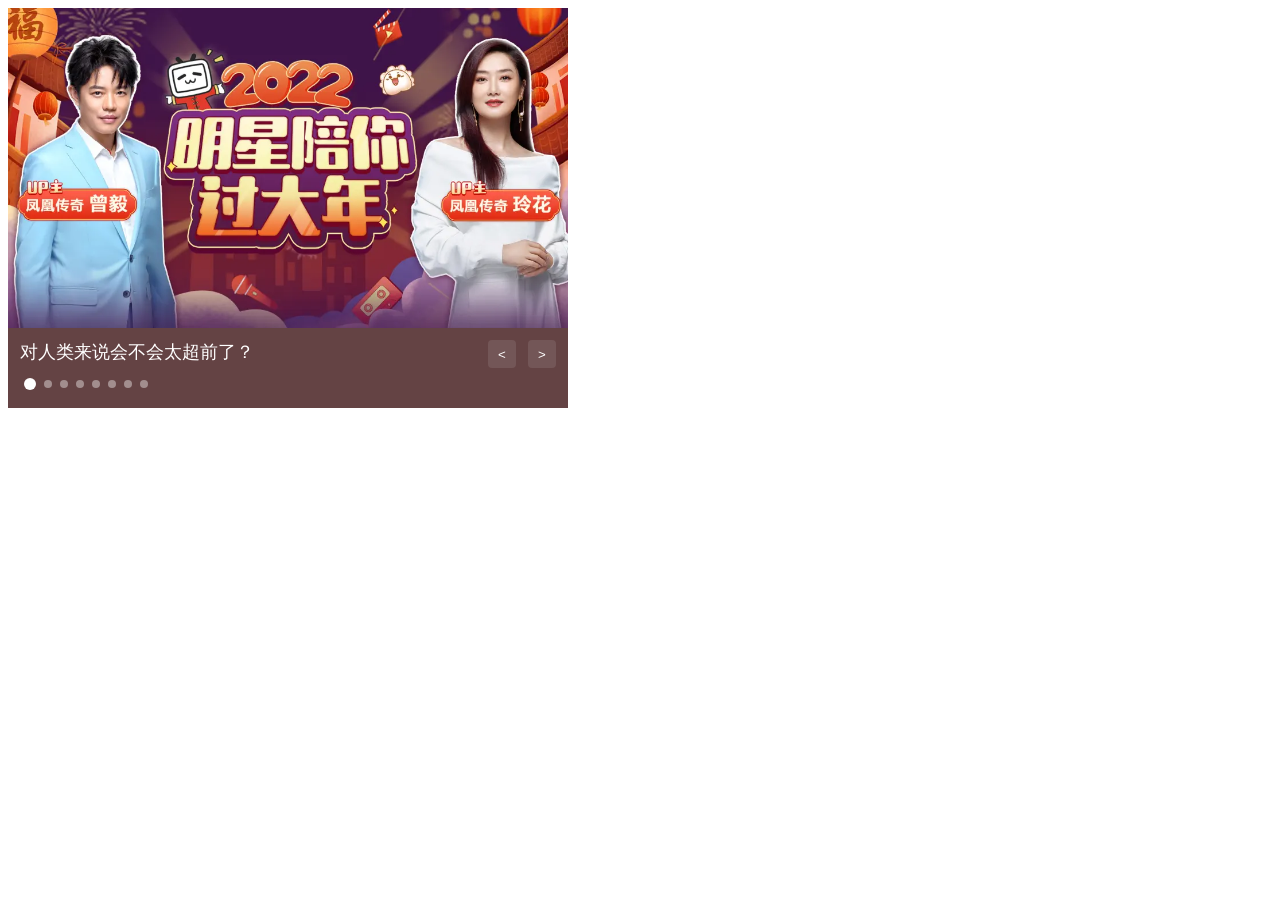
<file: JavaScrip/涵得模块库/18-轮播图定时版.html>
<!DOCTYPE html>
<html lang="en">

<head>
  <meta charset="UTF-8" />
  <meta http-equiv="X-UA-Compatible" content="IE=edge" />
  <meta name="viewport" content="width=device-width, initial-scale=1.0" />
  <title>轮播图点击切换</title>
  <style>
    * {
      box-sizing: border-box;
    }

    .slider {
      width: 560px;
      height: 400px;
      overflow: hidden;
    }

    .slider-wrapper {
      width: 100%;
      height: 320px;
    }

    .slider-wrapper img {
      width: 100%;
      height: 100%;
      display: block;
    }

    .slider-footer {
      height: 80px;
      background-color: rgb(100, 67, 68);
      padding: 12px 12px 0 12px;
      position: relative;
    }

    .slider-footer .toggle {
      position: absolute;
      right: 0;
      top: 12px;
      display: flex;
    }

    .slider-footer .toggle button {
      margin-right: 12px;
      width: 28px;
      height: 28px;
      appearance: none;
      border: none;
      background: rgba(255, 255, 255, 0.1);
      color: #fff;
      border-radius: 4px;
      cursor: pointer;
    }

    .slider-footer .toggle button:hover {
      background: rgba(255, 255, 255, 0.2);
    }

    .slider-footer p {
      margin: 0;
      color: #fff;
      font-size: 18px;
      margin-bottom: 10px;
    }

    .slider-indicator {
      margin: 0;
      padding: 0;
      list-style: none;
      display: flex;
      align-items: center;
    }

    .slider-indicator li {
      width: 8px;
      height: 8px;
      margin: 4px;
      border-radius: 50%;
      background: #fff;
      opacity: 0.4;
      cursor: pointer;
    }

    .slider-indicator li.active {
      width: 12px;
      height: 12px;
      opacity: 1;
    }
  </style>
</head>

<body>
  <div class="slider">
    <div class="slider-wrapper">
      <img src="./images/slider01.jpg" alt="" />
    </div>
    <div class="slider-footer">
      <p>对人类来说会不会太超前了？</p>
      <ul class="slider-indicator">
        <li class="active"></li>
        <li></li>
        <li></li>
        <li></li>
        <li></li>
        <li></li>
        <li></li>
        <li></li>
      </ul>
      <div class="toggle">
        <button class="prev">&lt;</button>
        <button class="next">&gt;</button>
      </div>
    </div>
  </div>
  <script>
    // 1. 初始数据
    const sliderData = [
      { url: '/images/18-定时轮播图/slider01.jpg', title: '对人类来说会不会太超前了？', color: 'rgb(100, 67, 68)' },
      { url: './images/slider02.jpg', title: '开启剑与雪的黑暗传说！', color: 'rgb(43, 35, 26)' },
      { url: './images/slider03.jpg', title: '真正的jo厨出现了！', color: 'rgb(36, 31, 33)' },
      { url: './images/slider04.jpg', title: '李玉刚：让世界通过B站看到东方大国文化', color: 'rgb(139, 98, 66)' },
      { url: './images/slider05.jpg', title: '快来分享你的寒假日常吧~', color: 'rgb(67, 90, 92)' },
      { url: './images/slider06.jpg', title: '哔哩哔哩小年YEAH', color: 'rgb(166, 131, 143)' },
      { url: './images/slider07.jpg', title: ' 一站式解决你的电脑配置问题！！！', color: 'rgb(53, 29, 25)' },
      { url: './images/slider08.jpg', title: '谁不想和小猫咪贴贴呢！', color: 'rgb(99, 72, 114)' },
    ]
    // 1. 获取元素 
    const img = document.querySelector('.slider-wrapper img')
    const p = document.querySelector('.slider-footer p')
    let i = 0  // 信号量 控制图片的张数
    // 2. 开启定时器
    // console.log(sliderData[i])  拿到对应的对象啦
    setInterval(function () {
      i++
      // 无缝衔接位置  一共八张图片，到了最后一张就是 8， 数组的长度就是 8
      if (i >= sliderData.length) {
        i = 0
      }
      // console.log(i)
      // console.log(sliderData[i])
      // 更换图片路径  
      img.src = sliderData[i].url
      // 把字写到 p里面
      p.innerHTML = sliderData[i].title
      // 更换底部背景色
      document.querySelector('.slider-footer').style.backgroundColor = sliderData[i].color
      // 小圆点
      // 先删除以前的active
      document.querySelector('.slider-indicator .active').classList.remove('active')
      // 只让当前li添加active
      document.querySelector(`.slider-indicator li:nth-child(${i + 1})`).classList.add('active')
    }, 1000)

  </script>
</body>

</html>
</file>
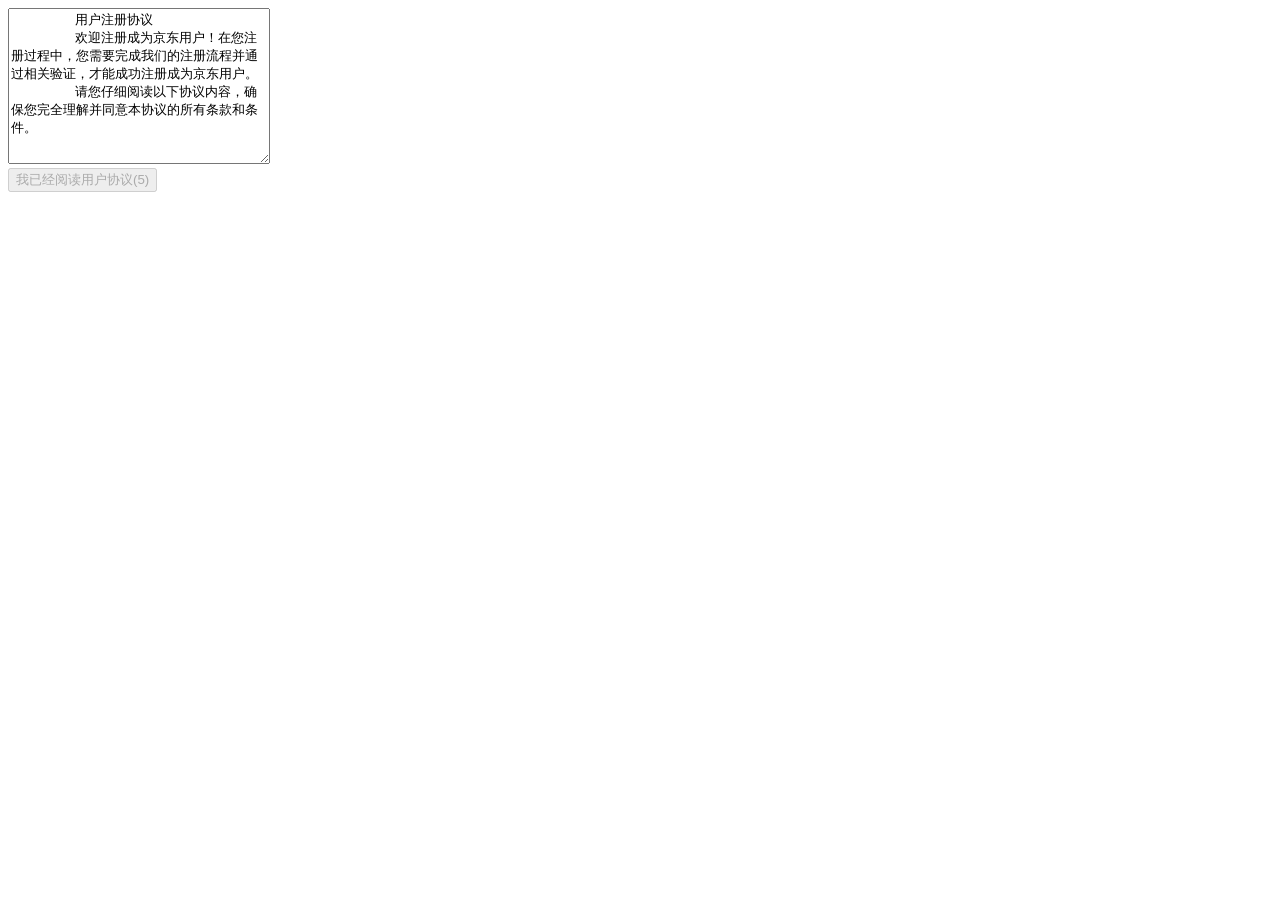
<file: JavaScrip/涵得模块库/定时器.html>
<!DOCTYPE html>
<html lang="en">
<head>
    <meta charset="UTF-8">
    <meta name="viewport" content="width=device-width, initial-scale=1.0">
    <title>Document</title>
    <style>
        
    </style>
</head>
<body>
    <textarea name="" id="" cols="30" rows="10">
        用户注册协议
        欢迎注册成为京东用户！在您注册过程中，您需要完成我们的注册流程并通过相关验证，才能成功注册成为京东用户。
        请您仔细阅读以下协议内容，确保您完全理解并同意本协议的所有条款和条件。
    </textarea>
    <br>
    <button class="btn" disabled>我已经阅读用户协议(5)</button>
    <script>
        const btn = document.querySelector(".btn");
        let i = 5;
        let n = setInterval(function() {
            i--
            btn.innerHTML = `我已经阅读用户协议(${i})`;
            if(i == 0){
                clearInterval(n);
                btn.disabled = false;
                btn.innerHTML = "同意"
            }
        }, 1000);
        // clearInterval(intervalId);
    </script>
</body>
</html>
</file>
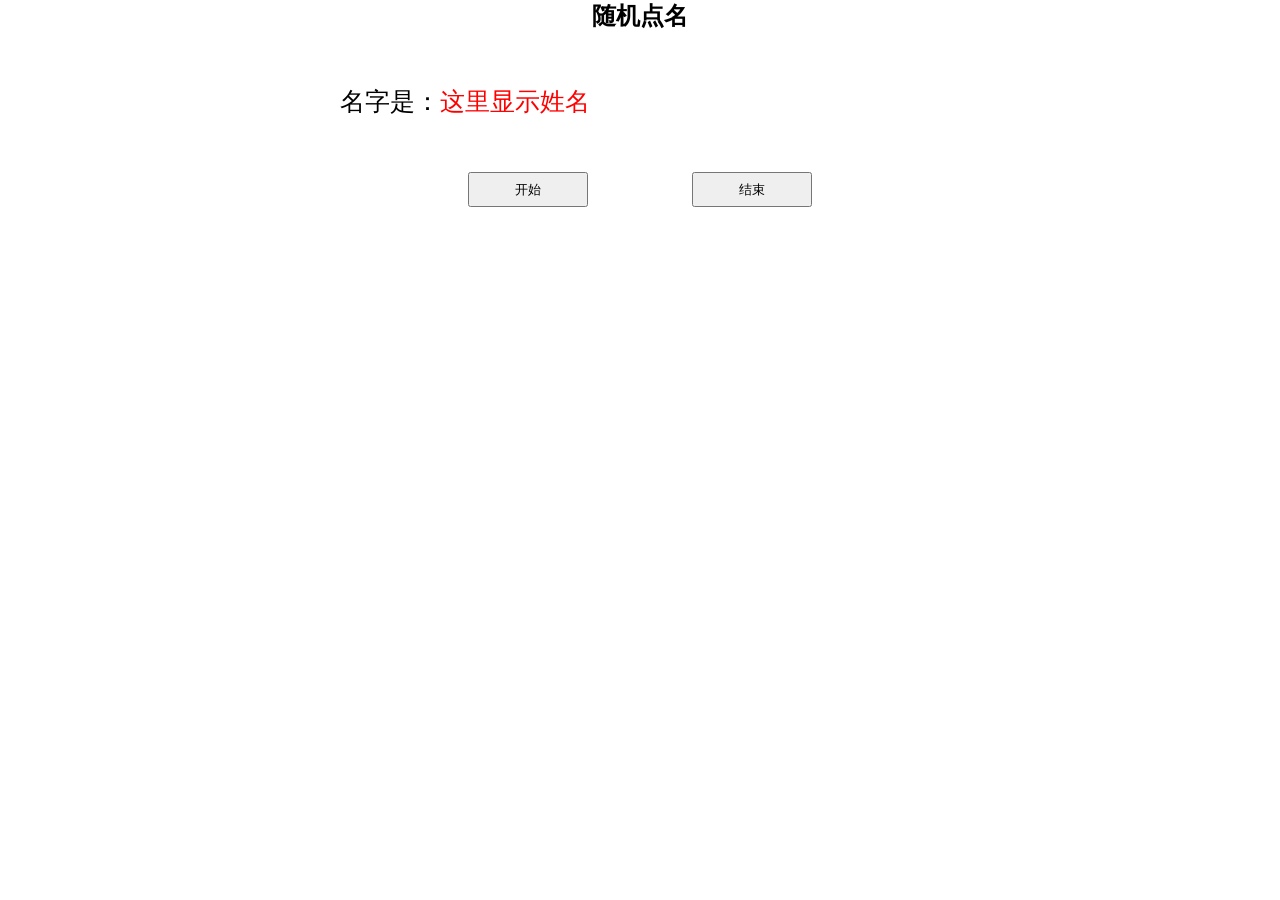
<file: JavaScrip/黑马  代码/04-随机点名案例.html>
<!DOCTYPE html>
<html lang="en">

<head>
    <meta charset="UTF-8">
    <meta name="viewport" content="width=device-width, initial-scale=1.0">
    <title>Document</title>
    <style>
        * {
            margin: 0;
            padding: 0;
        }

        h2 {
            text-align: center;
        }

        .box {
            width: 600px;
            margin: 50px auto;
            display: flex;
            font-size: 25px;
            line-height: 40px;
        }

        .qs {

            width: 450px;
            height: 40px;
            color: red;

        }

        .btns {
            text-align: center;
        }

        .btns button {
            width: 120px;
            height: 35px;
            margin: 0 50px;
        }
    </style>
</head>

<body>
    <h2>随机点名</h2>
    <div class="box">
        <span>名字是：</span>
        <div class="qs">这里显示姓名</div>
    </div>
    <div class="btns">
        <button class="start">开始</button>
        <button class="end">结束</button>
    </div>

    <script>
        // 数据数组
        const arr = ['马超', '黄忠', '赵云', '关羽', '张飞']
        // 定时器的全局变量
        let timerId = 0
        // 随机号要全局变量
        let random = 0
        // 业务1.开始按钮模块
        const qs = document.querySelector('.qs')
        // 1.1 获取开始按钮对象
        const start = document.querySelector('.start')
        // 1.2 添加点击事件
        start.addEventListener('click', function () {
            timerId = setInterval(function () {
                // 随机数
                random = parseInt(Math.random() * arr.length)
                // console.log(arr[random])
                qs.innerHTML = arr[random]
            }, 35)
            // 如果数组里面只有一个值了，还需要抽取吗？  不需要  让两个按钮禁用就可以
            if (arr.length === 1) {
                // start.disabled = true
                // end.disabled = true
                start.disabled = end.disabled = true
            }
        })

        // 2. 关闭按钮模块
        const end = document.querySelector('.end')
        end.addEventListener('click', function () {
            clearInterval(timerId)
            // 结束了，可以删除掉当前抽取的那个数组元素
            arr.splice(random, 1)
            console.log(arr)
        })
    </script>
</body>

</html>
</file>
<file: 赛博朋克/css/cyberpunk.css>
/* ============================================================
   CYBERPUNK 2077 — SHARED DESIGN SYSTEM
   ============================================================ */
:root{
    --yellow:#fcee09;--black:#050a0e;--black-alt:#0a0f16;
    --cyan:#00f0ff;--red:#ff003c;--pink:#ff2a6d;
    --white:#e0e0e0;--grey:#6b7280;--dark-grey:#1a1f2b;
    --glow-y:0 0 10px var(--yellow),0 0 30px rgba(252,238,9,0.4),0 0 60px rgba(252,238,9,0.15);
    --glow-c:0 0 10px var(--cyan),0 0 30px rgba(0,240,255,0.4);
    --font-ui:'Tomorrow','PingFang SC','Microsoft YaHei',sans-serif;
    --font-tech:'Rajdhani','PingFang SC','Microsoft YaHei',sans-serif;
}
*,*::before,*::after{margin:0;padding:0;box-sizing:border-box}
html{scroll-behavior:smooth;scrollbar-width:thin;scrollbar-color:var(--yellow) var(--black)}
::-webkit-scrollbar{width:5px}::-webkit-scrollbar-track{background:var(--black)}::-webkit-scrollbar-thumb{background:var(--yellow)}
body{font-family:var(--font-ui);background:var(--black);color:var(--white);line-height:1.6;overflow-x:hidden;-webkit-font-smoothing:antialiased}

/* ============ BACKGROUND SYSTEM ============ */
#fragmentCanvas{position:fixed;top:0;left:0;width:100%;height:100%;pointer-events:none;z-index:0}
.glitch-blocks{position:fixed;inset:0;pointer-events:none;z-index:1;overflow:hidden}
.glitch-block{position:absolute;animation:gf 12s ease-in-out infinite;opacity:0}
@keyframes gf{0%{opacity:0;transform:translate(0,0)scale(.8)}8%{opacity:.05;transform:translate(30px,-20px)scale(1)}16%{opacity:0;transform:translate(-10px,10px)scale(1.1)}100%{opacity:0;transform:translate(0,0)scale(.8)}}
body::after{content:'';position:fixed;inset:0;background:repeating-linear-gradient(0deg,transparent,transparent 2px,rgba(0,255,65,.005) 2px,rgba(0,255,65,.005) 4px);pointer-events:none;z-index:99999}
.noise-overlay{position:fixed;inset:0;pointer-events:none;z-index:99998;opacity:.014;background-image:url("data:image/svg+xml,%3Csvg viewBox='0 0 256 256' xmlns='http://www.w3.org/2000/svg'%3E%3Cfilter id='n'%3E%3CfeTurbulence type='fractalNoise' baseFrequency='0.85' numOctaves='4' stitchTiles='stitch'/%3E%3C/filter%3E%3Crect width='100%25' height='100%25' filter='url(%23n)'/%3E%3C/svg%3E");background-size:200px 200px}
.rgb-bar{position:fixed;pointer-events:none;z-index:2;height:1px;animation:rgbShift 5s ease-in-out infinite}
@keyframes rgbShift{0%,100%{opacity:.04;transform:translateX(0)}50%{opacity:.1;transform:translateX(30px)}}

/* ============ MUSIC PLAYER ============ */
.music-player{position:fixed;bottom:24px;right:24px;z-index:10001;display:flex;align-items:center;gap:10px}
.music-btn{width:44px;height:44px;background:rgba(5,10,14,.85);backdrop-filter:blur(10px);border:1px solid rgba(252,238,9,.3);cursor:pointer;clip-path:polygon(8px 0,100% 0,100% calc(100% - 8px),calc(100% - 8px) 100%,0 100%,0 8px);display:flex;align-items:center;justify-content:center;transition:all .3s;color:var(--yellow);font-size:1.1rem}
.music-btn:hover{background:rgba(252,238,9,.1);border-color:var(--yellow);box-shadow:0 0 20px rgba(252,238,9,.3)}
.music-btn.playing{color:var(--cyan);border-color:rgba(0,240,255,.5);box-shadow:0 0 20px rgba(0,240,255,.3);animation:musicGlow 1.5s ease-in-out infinite}
@keyframes musicGlow{0%,100%{box-shadow:0 0 15px rgba(0,240,255,.25)}50%{box-shadow:0 0 30px rgba(0,240,255,.5)}}
.music-label{font-family:var(--font-ui);font-size:.55rem;letter-spacing:2px;color:var(--grey);text-transform:uppercase;opacity:0;transition:opacity .4s;white-space:nowrap}
.music-player:hover .music-label{opacity:1}

/* ============ NAVIGATION ============ */
.nav{position:fixed;top:0;left:0;width:100%;z-index:10000;background:rgba(5,10,14,.94);backdrop-filter:blur(20px);border-bottom:1px solid rgba(252,238,9,.15);transition:.3s}
.nav.scrolled{box-shadow:0 0 40px rgba(252,238,9,.08)}
.nav-inner{max-width:1300px;margin:0 auto;display:flex;align-items:center;justify-content:space-between;height:60px;padding:0 2rem}
.nav-logo{font-family:var(--font-tech);font-size:1.3rem;font-weight:700;letter-spacing:4px;color:var(--yellow);text-transform:uppercase;text-shadow:0 0 15px rgba(252,238,9,.5);text-decoration:none}
.nav-logo::before{content:'// ';color:var(--cyan);font-size:.7em;opacity:.7}
.nav-links{display:flex;list-style:none;gap:0}
.nav-links a{display:block;padding:.45rem 1rem;color:var(--grey);text-decoration:none;font-family:var(--font-ui);font-size:.66rem;font-weight:600;letter-spacing:2px;text-transform:uppercase;transition:.3s;clip-path:polygon(6px 0,100% 0,100% calc(100% - 6px),calc(100% - 6px) 100%,0 100%,0 6px)}
.nav-links a:hover,.nav-links a.active{color:var(--black);background:var(--yellow);text-shadow:none;box-shadow:0 0 20px rgba(252,238,9,.5)}
.menu-toggle{display:none;flex-direction:column;gap:4px;cursor:pointer;padding:8px;z-index:10001}
.menu-toggle span{display:block;width:22px;height:2px;background:var(--yellow);transition:.3s}
.menu-toggle.active span:nth-child(1){transform:rotate(45deg)translate(4px,4px)}
.menu-toggle.active span:nth-child(2){opacity:0}
.menu-toggle.active span:nth-child(3){transform:rotate(-45deg)translate(4px,-4px)}

/* ============ SECTION COMMON ============ */
.section{padding:7rem 2rem;position:relative;overflow:hidden}
.container{max-width:1200px;margin:0 auto;position:relative;z-index:6}
.sec-tag{display:inline-flex;align-items:center;gap:10px;font-family:var(--font-tech);font-size:.7rem;font-weight:600;letter-spacing:4px;color:var(--cyan);text-transform:uppercase;margin-bottom:1.5rem;padding-left:1rem;position:relative}
.sec-tag::before{content:'';width:3px;height:16px;background:var(--cyan);box-shadow:0 0 8px var(--cyan);position:absolute;left:0;top:50%;transform:translateY(-50%);clip-path:polygon(0 0,100% 3px,100% calc(100% - 3px),0 100%)}
.sec-tag::after{content:'';width:40px;height:1px;background:rgba(0,240,255,.3)}
.sec-title{font-family:var(--font-tech);font-size:clamp(2rem,4vw,3.2rem);font-weight:700;letter-spacing:3px;color:#fff;margin-bottom:.5rem;text-transform:uppercase}
.sec-title .hl{color:var(--yellow);text-shadow:0 0 20px rgba(252,238,9,.3)}
.sec-desc{color:var(--grey);font-size:.95rem;max-width:650px;margin-bottom:3.5rem;line-height:1.8}
.bg-dark{background:var(--black)}.bg-alt{background:var(--black-alt)}
.section-divider{height:1px;background:linear-gradient(90deg,transparent,rgba(252,238,9,.08) 20%,rgba(252,238,9,.12) 50%,rgba(252,238,9,.08) 80%,transparent);margin:0;position:relative;z-index:1}

/* ============ CARDS (通用切角卡片) ============ */
.card-grid{display:grid;grid-template-columns:repeat(auto-fit,minmax(320px,1fr));gap:1.8rem}
.card{background:var(--dark-grey);clip-path:polygon(0 20px,20px 0,calc(100% - 8px) 0,100% 8px,100% calc(100% - 8px),calc(100% - 8px) 100%,8px 100%,0 calc(100% - 8px));padding:2.2rem;position:relative;transition:.4s;cursor:default;border:1px solid rgba(255,255,255,.04)}
.card::before{content:'';position:absolute;top:-1px;left:20px;width:40px;height:1px;background:var(--yellow);opacity:0;transition:opacity .4s;box-shadow:0 0 6px var(--yellow)}
.card:hover::before{opacity:1}
.card:hover{background:#1e2532;border-color:rgba(252,238,9,.2);transform:translateY(-4px);box-shadow:0 0 30px rgba(252,238,9,.06),0 20px 50px rgba(0,0,0,.5)}
.card-icon{font-size:2.2rem;margin-bottom:1rem}
.card h3{font-family:var(--font-tech);font-size:1.2rem;font-weight:600;letter-spacing:2px;color:#fff;text-transform:uppercase;margin-bottom:.8rem}
.card p{color:var(--grey);font-size:.88rem;line-height:1.8}
.card.accent-y{border-left:2px solid var(--yellow)}
.card.accent-c{border-left:2px solid var(--cyan)}
.card.accent-r{border-left:2px solid var(--red)}
.card.accent-p{border-left:2px solid var(--pink)}

/* ============ BUTTONS ============ */
.btn-cyber{display:inline-block;position:relative;padding:0;background:transparent;border:none;cursor:pointer;text-decoration:none}
.btn-cyber .btn-bg{display:block;background:var(--yellow);clip-path:polygon(12px 0,100% 0,100% calc(100% - 12px),calc(100% - 12px) 100%,0 100%,0 12px);padding:2px;transition:.3s}
.btn-cyber .btn-inner{display:block;background:var(--black);clip-path:polygon(10px 0,100% 0,100% calc(100% - 10px),calc(100% - 10px) 100%,0 100%,0 10px);padding:.9rem 2.8rem;font-family:var(--font-ui);font-size:.85rem;font-weight:700;letter-spacing:3px;text-transform:uppercase;color:var(--yellow);transition:.3s}
.btn-cyber:hover .btn-bg{box-shadow:0 0 20px rgba(252,238,9,.6),0 0 50px rgba(252,238,9,.3);transform:scale(1.03)}
.btn-cyber:hover .btn-inner{color:#000;background:var(--yellow)}

/* ============ GLITCH TITLE ============ */
.glitch{font-family:var(--font-tech);font-weight:900;letter-spacing:8px;text-transform:uppercase;color:var(--yellow);position:relative;display:inline-block;text-shadow:var(--glow-y);animation:neonFlicker 4s ease-in-out infinite}
.glitch::before,.glitch::after{content:attr(data-text);position:absolute;top:0;left:0;width:100%;height:100%;opacity:.8}
.glitch::before{color:var(--cyan);z-index:-1;animation:gs1 3s infinite linear alternate-reverse}
.glitch::after{color:var(--red);z-index:-2;animation:gs2 2.7s infinite linear alternate}
@keyframes gs1{0%,100%{transform:translate(0)}20%{transform:translate(-3px,2px)}40%{transform:translate(3px,-1px)}60%{transform:translate(-1px,-2px)}80%{transform:translate(2px,1px)}}
@keyframes gs2{0%,100%{transform:translate(0)}33%{transform:translate(3px,-2px)}66%{transform:translate(-2px,1px)}}
@keyframes neonFlicker{0%,19%,21%,23%,25%,54%,56%,100%{text-shadow:var(--glow-y)}20%,24%,55%{text-shadow:0 0 5px var(--yellow),0 0 10px rgba(252,238,9,.2)}}

/* ============ TERMINAL ============ */
.terminal{background:#020508;border:1px solid rgba(0,240,255,.15);padding:2rem;font-family:'Courier New',monospace;font-size:.82rem;color:var(--cyan);line-height:1.8;position:relative;overflow:hidden;clip-path:polygon(0 20px,20px 0,calc(100% - 8px) 0,100% 8px,100% calc(100% - 8px),calc(100% - 8px) 100%,0 100%)}
.terminal::before{content:'';position:absolute;top:0;left:0;right:0;height:28px;background:rgba(0,240,255,.04);border-bottom:1px solid rgba(0,240,255,.08)}
.terminal .dots{position:absolute;top:9px;left:16px;display:flex;gap:6px;z-index:1}
.terminal .dots span{width:8px;height:8px;clip-path:polygon(0 0,100% 0,100% 100%)}
.terminal .dots span:nth-child(1){background:var(--red)}.terminal .dots span:nth-child(2){background:#ffaa00}.terminal .dots span:nth-child(3){background:#00cc66}
.terminal .term-title{position:absolute;top:7px;left:50%;transform:translateX(-50%);font-family:var(--font-ui);font-size:.6rem;letter-spacing:2px;color:rgba(0,240,255,.4);text-transform:uppercase;z-index:1}
.terminal .term-content{margin-top:1.2rem}
.terminal .prompt{color:var(--yellow)}.terminal .cmd{color:var(--cyan)}.terminal .output{color:rgba(0,240,255,.6)}
.terminal .cursor-anim{display:inline-block;width:8px;height:15px;background:var(--cyan);animation:cBlink .8s step-end infinite;vertical-align:middle;margin-left:2px}
@keyframes cBlink{50%{opacity:0}}

/* ============ IMAGE FRAME ============ */
.img-frame{position:relative;aspect-ratio:16/10;background:var(--dark-grey);overflow:hidden;clip-path:polygon(0 24px,24px 0,100% 0,100% 100%,0 100%,0 calc(100% - 24px))}
.img-frame img{width:100%;height:100%;object-fit:cover;transition:transform .6s}
.img-frame:hover img{transform:scale(1.05)}
.img-frame::before{content:'';position:absolute;top:10px;left:10px;width:8px;height:8px;background:var(--yellow);clip-path:polygon(0 0,100% 0,100% 100%);z-index:2;box-shadow:0 0 6px var(--yellow)}
.img-frame::after{content:'';position:absolute;bottom:10px;right:10px;width:8px;height:8px;background:var(--cyan);clip-path:polygon(0 0,100% 0,0 100%);z-index:2;box-shadow:0 0 6px var(--cyan)}

/* ============ TAGS ============ */
.tags{display:flex;flex-wrap:wrap;gap:.5rem;margin-top:1.5rem}
.tag{font-family:var(--font-ui);font-size:.66rem;font-weight:600;letter-spacing:2px;text-transform:uppercase;padding:.35rem .9rem;color:var(--cyan);border:1px solid rgba(0,240,255,.25);clip-path:polygon(6px 0,100% 0,100% calc(100% - 6px),calc(100% - 6px) 100%,0 100%,0 6px);transition:.3s;background:transparent;cursor:default}
.tag:hover{background:rgba(0,240,255,.08);border-color:var(--cyan);box-shadow:0 0 15px rgba(0,240,255,.2)}
.tag.y{color:var(--yellow);border-color:rgba(252,238,9,.3)}.tag.y:hover{background:rgba(252,238,9,.08);border-color:var(--yellow);box-shadow:0 0 15px rgba(252,238,9,.2)}

/* ============ QUOTE BLOCK ============ */
.quote-block{background:var(--dark-grey);border-left:4px solid var(--yellow);padding:2rem 2.5rem;margin:2rem 0;clip-path:polygon(0 0,100% 0,100% calc(100% - 12px),calc(100% - 12px) 100%,0 100%);box-shadow:0 0 30px rgba(252,238,9,.04)}
.quote-block .quote-text{font-family:var(--font-tech);font-size:1.3rem;font-weight:600;letter-spacing:2px;color:var(--yellow);text-transform:uppercase;line-height:1.5}
.quote-block .quote-by{font-family:var(--font-ui);font-size:.7rem;letter-spacing:2px;color:var(--grey);text-transform:uppercase;margin-top:1rem;text-align:right}

/* ============ SCROLL REVEAL ============ */
.reveal{opacity:0;transform:translateY(40px);transition:opacity .8s ease,transform .8s ease}
.reveal.visible{opacity:1;transform:translateY(0)}

/* ============ FOOTER ============ */
.footer{background:#020408;padding:4rem 2rem 2rem;text-align:center;border-top:1px solid rgba(252,238,9,.1);position:relative;z-index:1}
.footer-logo{font-family:var(--font-tech);font-size:1.6rem;font-weight:700;letter-spacing:5px;color:var(--yellow);text-transform:uppercase;text-shadow:0 0 15px rgba(252,238,9,.3);margin-bottom:1rem}
.footer-desc{color:var(--grey);font-size:.8rem;max-width:500px;margin:0 auto 2rem;line-height:1.7}
.footer-links{display:flex;justify-content:center;gap:2.5rem;list-style:none;flex-wrap:wrap;margin-bottom:1.5rem}
.footer-links a{color:var(--grey);text-decoration:none;font-family:var(--font-ui);font-size:.7rem;letter-spacing:2px;text-transform:uppercase;transition:.3s;position:relative}
.footer-links a::after{content:'';position:absolute;bottom:-4px;left:0;width:0;height:1px;background:var(--yellow);box-shadow:0 0 6px var(--yellow);transition:width .3s}
.footer-links a:hover{color:var(--yellow)}.footer-links a:hover::after{width:100%}
.footer-div{width:60px;height:1px;background:rgba(252,238,9,.25);margin:0 auto 1.5rem}
.copyright{font-size:.65rem;letter-spacing:1px;color:var(--grey);opacity:.6}

/* ============ PAGE HERO (subpages) ============ */
.page-hero{position:relative;padding:120px 2rem 6rem;text-align:center;overflow:hidden}
.page-hero .page-subtitle{font-family:var(--font-ui);font-size:.7rem;letter-spacing:5px;color:var(--cyan);text-transform:uppercase;margin-bottom:1rem;text-shadow:0 0 10px rgba(0,240,255,.4)}

/* ============ RESPONSIVE ============ */
@media(max-width:768px){
    .section,.page-hero{padding:4rem 1rem}.page-hero{padding-top:100px}
    .nav-links{position:fixed;top:0;right:-100%;width:75%;height:100vh;background:rgba(5,10,14,.98);backdrop-filter:blur(20px);flex-direction:column;justify-content:center;align-items:center;gap:1.5rem;transition:right .4s;z-index:10000}
    .nav-links.open{right:0}.menu-toggle{display:flex}
    .music-player{bottom:12px;right:12px}
}
</file>
<file: JavaScrip/拟真旋钮/旋钮.css>
* {
    margin: 0;
    padding: 0;
    box-sizing: border-box;
}

body {
    display: flex;
    justify-content: center;
    align-items: center;
    min-height: 100vh;
    background-image: linear-gradient(0, #c2ccd3,#EEEFF1);
}

.container {
    position: relative;

    .around {
        width: 200px;
        height: 200px;
        display: flex;
        justify-content: center;
        align-items: center;
        border-radius: 50%;
        background-image: linear-gradient(0, #f5f8fa, #9da4a8);

        .handle {
            width: 155px;
            height: 155px;
            display: flex;
            justify-content: center;
            align-items: center;
            border-radius: 50%;
            background: #c5d1da;
            box-shadow:
                    0 0 10px rgba(0, 0, 0, 0.5),
                    0 10px 10px rgba(0, 0, 0, 0.2),
                    inset 0 0 16px rgba(0, 0, 0, 0.85),
                    inset 0 0 24px rgba(0, 0, 0, 0.75),
                    inset 0 0 48px rgba(0, 0, 0, 0.2);
            perspective: 300px;

            .button-wrapper {
                width: 102px;
                height: 102px;
                display: flex;
                justify-content: center;
                align-items: center;
                border-radius: 50%;
                background-image: linear-gradient(0, #86969c, #eff1f1);
                box-shadow:
                        0 9px 14px rgba(0, 0, 0, 0.5),
                        0 19px 8px -2px rgba(0, 0, 0, 0.2),
                        0 33px 8px rgba(0, 0, 0, 0.4),
                        0 -12px 10px rgba(255, 255, 255, 0.5),
                        inset 0 3px 3px rgba(255, 255, 255, 0.6),
                        inset 0 -3px 3px rgba(89, 91, 92, 0.6);
                transition: 0.25s ease-out;

                .inside {
                    position: relative;
                    width: 85px;
                    height: 85px;
                    border-radius: 50%;
                    background-image: linear-gradient(180deg, #adb9bf, #d4dbdd);
                    box-shadow:
                            inset 0 3px 6px rgba(152, 160, 163, 0.4),
                            inset 0 -3px 6px rgba(238, 244, 246, 0.4);

                    .dot {
                        position: absolute;
                        transform: translate(-50%,-50%);
                        width: 8px;
                        height: 8px;
                        border-radius: 50%;
                        background: #e7ecef;
                        box-shadow:
                                0 2px 2px rgba(0, 0, 0, 0.3),
                                inset 0 -2px 2px rgba(0, 0, 0, 0.2);

                        &:nth-child(1) {left: 50%;top: 10%;}
                        &:nth-child(2) {left: 90%;top: 50%;}
                        &:nth-child(3) {left: 50%;top: 90%;}
                        &:nth-child(4) {left: 10%;top: 50%;}
                    }
                }
            }
        }
    }

    .icon {
        position: absolute;
        transform: translate(-50%,-50%);
        width: 30px;
        fill: #b4b9bd;
        filter: drop-shadow(1px 1px 1px #f4f4f4);

        &:nth-child(2) {top: -12%;left: 50%;}
        &:nth-child(3) {top: 50%;left: 112%;}
        &:nth-child(4) {top: 112%;left: 50%;}
        &:nth-child(5) {top: 50%;left: -12%;}
    }

    .icon.active {
        fill: #e3a560;
        filter: brightness(0.9) drop-shadow(0 0 2px #e3a15b) drop-shadow(0 0 1px #fff);
    }
}

.touch {
    position: absolute;
    display: flex;
    flex-wrap: wrap;
    z-index: 999;
    width: 600px;
    height: 600px;
    transform: rotate(45deg);

    > div {
        width: 300px;
        height: 300px;
    }
}

body:has(.t1:hover) {
    .button-wrapper {
        transform-style: preserve-3d;
        transform: translate(0, -5px) rotateX(8deg);
        box-shadow:
                0 7px 14px rgba(0, 0, 0, 0.5),
                0 14px 8px -5px rgba(0, 0, 0, 0.3),
                0 24px 8px rgba(0, 0, 0, 0.4),
                0 -6px 10px rgba(255, 255, 255, 0.5),
                inset 0 3px 3px rgba(255, 255, 255, 0.6),
                inset 0 -3px 3px rgba(89, 91, 92, 0.6) !important;
    }

    .icon:nth-child(2) {
        fill: #eaa75d;
        filter: brightness(0.9) drop-shadow(0 0 2px #f1b475) drop-shadow(0 0 1px #fff);
    }
}

body:has(.t2:hover) {
    .button-wrapper {
        transform-style: preserve-3d;
        transform: translate(5px, 0) rotateY(8deg);
        box-shadow:
                2px 9px 14px rgba(0, 0, 0, 0.4),
                2px 19px 8px -2px rgba(0, 0, 0, 0.2),
                2px 30px 8px rgba(0, 0, 0, 0.3),
                -6px -14px 10px rgba(255, 255, 255, 0.5),
                inset 0 3px 3px rgba(255, 255, 255, 0.6),
                inset 0 -3px 3px rgba(89, 91, 92, 0.6) !important;
    }

    .icon:nth-child(3) {
        fill: #e3a560;
        filter: brightness(0.9) drop-shadow(0 0 2px #e3a15b) drop-shadow(0 0 1px #fff);
    }
}

body:has(.t3:hover) {
    .button-wrapper {
        transform-style: preserve-3d;
        transform: translate(-5px, 0) rotateY(-8deg);
        box-shadow:
                -2px 9px 14px rgba(0, 0, 0, 0.4),
                -2px 19px 8px -2px rgba(0, 0, 0, 0.2),
                -2px 30px 8px rgba(0, 0, 0, 0.3),
                6px -14px 10px rgba(255, 255, 255, 0.5),
                inset 0 3px 3px rgba(255, 255, 255, 0.6),
                inset 0 -3px 3px rgba(89, 91, 92, 0.6) !important;
    }

    .icon:nth-child(5) {
        fill: #e3a560;
        filter: brightness(0.9) drop-shadow(0 0 2px #e3a15b) drop-shadow(0 0 1px #fff);
    }
}

body:has(.t4:hover) {
    .button-wrapper {
        transform-style: preserve-3d;
        transform: translate(0, 5px) rotateX(-8deg);
        box-shadow:
                0 5px 14px rgba(0, 0, 0, 0.6),
                0 19px 8px -2px rgba(0, 0, 0, 0.3),
                0 34px 8px rgba(0, 0, 0, 0.4),
                0 -14px 10px rgba(255, 255, 255, 0.65),
                inset 0 3px 3px rgba(255, 255, 255, 0.6),
                inset 0 -3px 3px rgba(89, 91, 92, 0.6) !important;
    }

    .icon:nth-child(4) {
        fill: #e3a560;
        filter: brightness(0.9) drop-shadow(0 0 2px #e3a15b) drop-shadow(0 0 1px #fff);
    }
}
</file>
